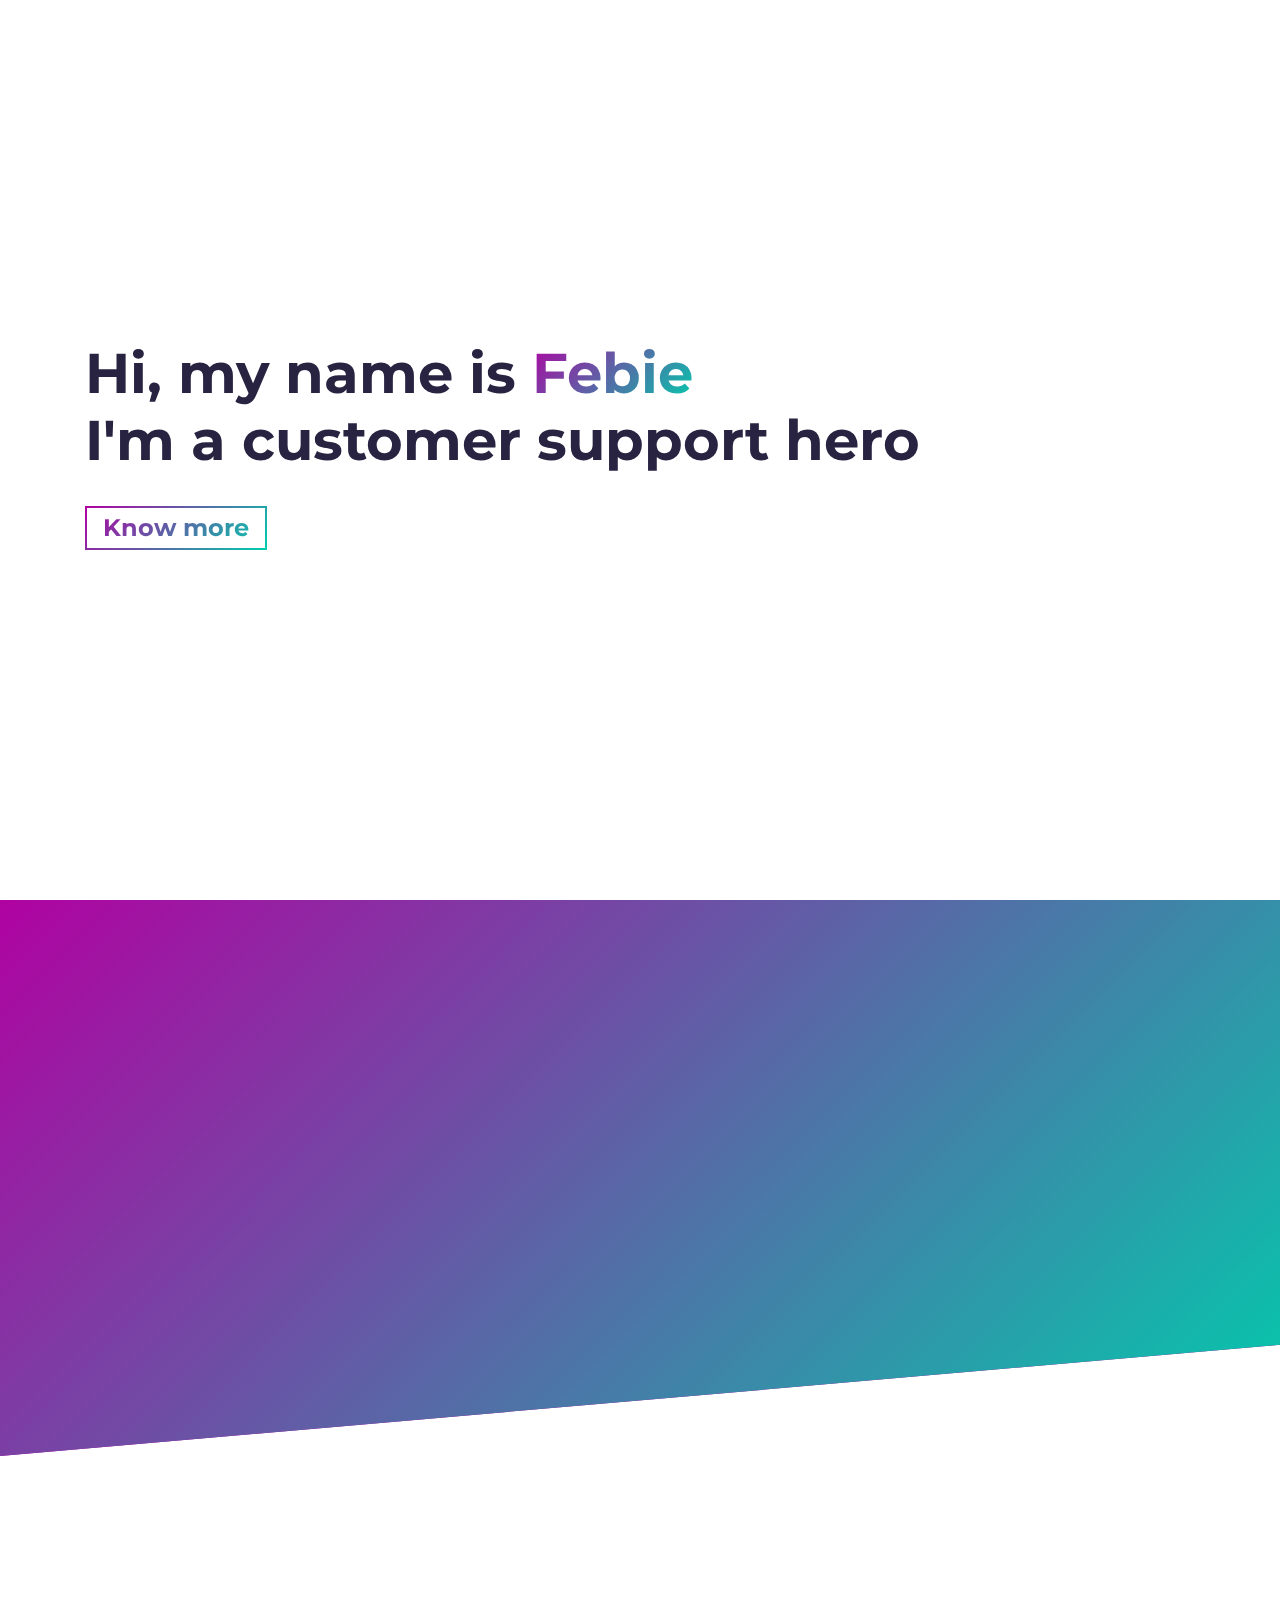
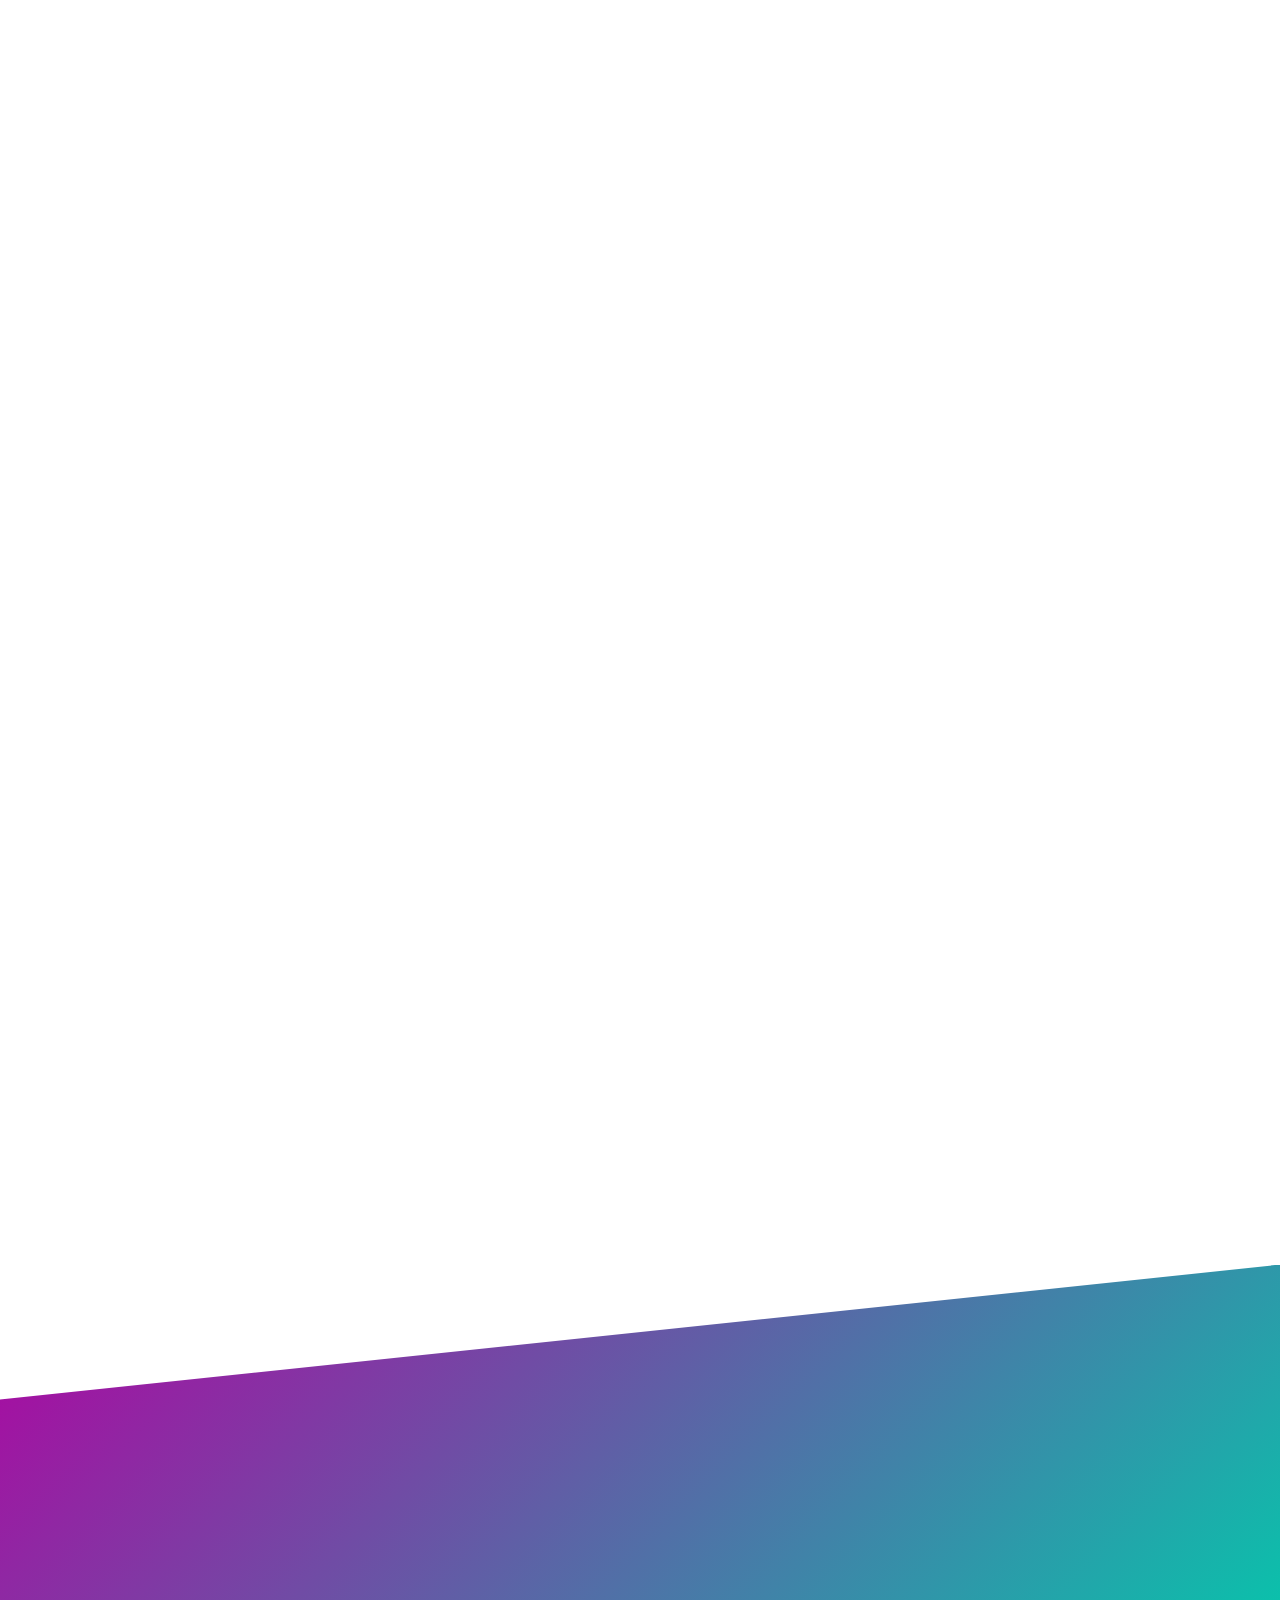
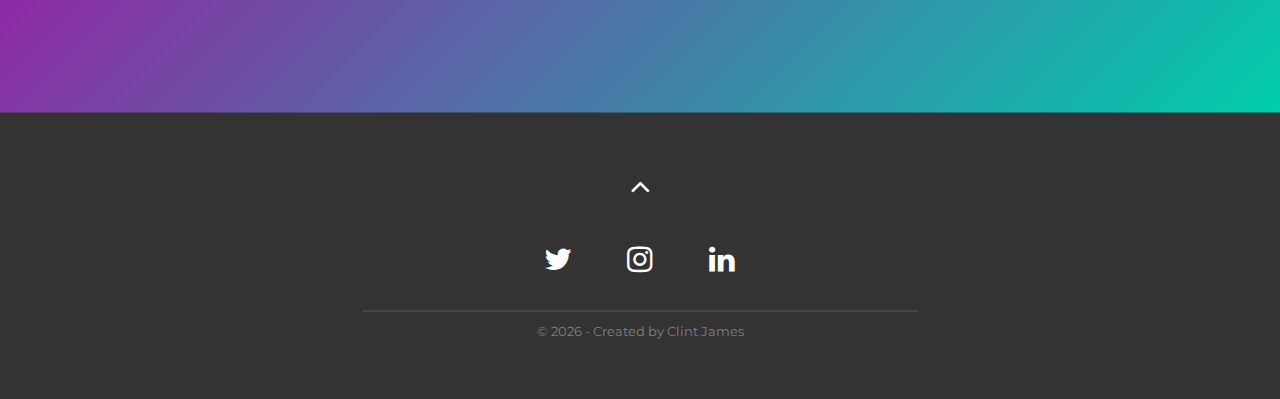
<file: index.html>
<!DOCTYPE html><html lang="en"><head><meta charSet="utf-8"/><meta http-equiv="x-ua-compatible" content="ie=edge"/><meta name="viewport" content="width=device-width, initial-scale=1, shrink-to-fit=no"/><style data-href="/styles.ecfd3649c652aec25526.css">@import url(https://fonts.googleapis.com/css?family=Montserrat:400,700&display=swap);
/*!
 * Bootstrap v4.5.2 (https://getbootstrap.com/)
 * Copyright 2011-2020 The Bootstrap Authors
 * Copyright 2011-2020 Twitter, Inc.
 * Licensed under MIT (https://github.com/twbs/bootstrap/blob/main/LICENSE)
 */:root{--blue:#007bff;--indigo:#6610f2;--purple:#6f42c1;--pink:#e83e8c;--red:#dc3545;--orange:#fd7e14;--yellow:#ffc107;--green:#28a745;--teal:#20c997;--cyan:#17a2b8;--white:#fff;--gray:#6c757d;--gray-dark:#343a40;--primary:#007bff;--secondary:#6c757d;--success:#28a745;--info:#17a2b8;--warning:#ffc107;--danger:#dc3545;--light:#f8f9fa;--dark:#343a40;--breakpoint-xs:0;--breakpoint-sm:576px;--breakpoint-md:768px;--breakpoint-lg:992px;--breakpoint-xl:1200px;--font-family-sans-serif:-apple-system,BlinkMacSystemFont,"Segoe UI",Roboto,"Helvetica Neue",Arial,"Noto Sans",sans-serif,"Apple Color Emoji","Segoe UI Emoji","Segoe UI Symbol","Noto Color Emoji";--font-family-monospace:SFMono-Regular,Menlo,Monaco,Consolas,"Liberation Mono","Courier New",monospace}*,:after,:before{box-sizing:border-box}html{font-family:sans-serif;line-height:1.15;-webkit-text-size-adjust:100%;-webkit-tap-highlight-color:transparent}article,aside,figcaption,figure,footer,header,hgroup,main,nav,section{display:block}body{margin:0;font-family:-apple-system,BlinkMacSystemFont,Segoe UI,Roboto,Helvetica Neue,Arial,Noto Sans,sans-serif,Apple Color Emoji,Segoe UI Emoji,Segoe UI Symbol,Noto Color Emoji;font-size:1rem;font-weight:400;line-height:1.5;color:#212529;text-align:left;background-color:#fff}[tabindex="-1"]:focus:not(:focus-visible){outline:0!important}hr{box-sizing:content-box;height:0;overflow:visible}h1,h2,h3,h4,h5,h6{margin-top:0;margin-bottom:.5rem}p{margin-top:0;margin-bottom:1rem}abbr[data-original-title],abbr[title]{text-decoration:underline;-webkit-text-decoration:underline dotted;text-decoration:underline dotted;cursor:help;border-bottom:0;-webkit-text-decoration-skip-ink:none;text-decoration-skip-ink:none}address{font-style:normal;line-height:inherit}address,dl,ol,ul{margin-bottom:1rem}dl,ol,ul{margin-top:0}ol ol,ol ul,ul ol,ul ul{margin-bottom:0}dt{font-weight:700}dd{margin-bottom:.5rem;margin-left:0}blockquote{margin:0 0 1rem}b,strong{font-weight:bolder}small{font-size:80%}sub,sup{position:relative;font-size:75%;line-height:0;vertical-align:baseline}sub{bottom:-.25em}sup{top:-.5em}a{color:#007bff;text-decoration:none;background-color:transparent}a:hover{color:#0056b3;text-decoration:underline}a:not([href]):not([class]),a:not([href]):not([class]):hover{color:inherit;text-decoration:none}code,kbd,pre,samp{font-family:SFMono-Regular,Menlo,Monaco,Consolas,Liberation Mono,Courier New,monospace;font-size:1em}pre{margin-top:0;margin-bottom:1rem;overflow:auto;-ms-overflow-style:scrollbar}figure{margin:0 0 1rem}img{border-style:none}img,svg{vertical-align:middle}svg{overflow:hidden}table{border-collapse:collapse}caption{padding-top:.75rem;padding-bottom:.75rem;color:#6c757d;text-align:left;caption-side:bottom}th{text-align:inherit}label{display:inline-block;margin-bottom:.5rem}button{border-radius:0}button:focus{outline:1px dotted;outline:5px auto -webkit-focus-ring-color}button,input,optgroup,select,textarea{margin:0;font-family:inherit;font-size:inherit;line-height:inherit}button,input{overflow:visible}button,select{text-transform:none}[role=button]{cursor:pointer}select{word-wrap:normal}[type=button],[type=reset],[type=submit],button{-webkit-appearance:button}[type=button]:not(:disabled),[type=reset]:not(:disabled),[type=submit]:not(:disabled),button:not(:disabled){cursor:pointer}[type=button]::-moz-focus-inner,[type=reset]::-moz-focus-inner,[type=submit]::-moz-focus-inner,button::-moz-focus-inner{padding:0;border-style:none}input[type=checkbox],input[type=radio]{box-sizing:border-box;padding:0}textarea{overflow:auto;resize:vertical}fieldset{min-width:0;padding:0;margin:0;border:0}legend{display:block;width:100%;max-width:100%;padding:0;margin-bottom:.5rem;font-size:1.5rem;line-height:inherit;color:inherit;white-space:normal}progress{vertical-align:baseline}[type=number]::-webkit-inner-spin-button,[type=number]::-webkit-outer-spin-button{height:auto}[type=search]{outline-offset:-2px;-webkit-appearance:none}[type=search]::-webkit-search-decoration{-webkit-appearance:none}::-webkit-file-upload-button{font:inherit;-webkit-appearance:button}output{display:inline-block}summary{display:list-item;cursor:pointer}template{display:none}[hidden]{display:none!important}.h1,.h2,.h3,.h4,.h5,.h6,h1,h2,h3,h4,h5,h6{margin-bottom:.5rem;font-weight:500;line-height:1.2}.h1,h1{font-size:2.5rem}.h2,h2{font-size:2rem}.h3,h3{font-size:1.75rem}.h4,h4{font-size:1.5rem}.h5,h5{font-size:1.25rem}.h6,h6{font-size:1rem}.lead{font-size:1.25rem;font-weight:300}.display-1{font-size:6rem}.display-1,.display-2{font-weight:300;line-height:1.2}.display-2{font-size:5.5rem}.display-3{font-size:4.5rem}.display-3,.display-4{font-weight:300;line-height:1.2}.display-4{font-size:3.5rem}hr{margin-top:1rem;margin-bottom:1rem;border:0;border-top:1px solid rgba(0,0,0,.1)}.small,small{font-size:80%;font-weight:400}.mark,mark{padding:.2em;background-color:#fcf8e3}.list-inline,.list-unstyled{padding-left:0;list-style:none}.list-inline-item{display:inline-block}.list-inline-item:not(:last-child){margin-right:.5rem}.initialism{font-size:90%;text-transform:uppercase}.blockquote{margin-bottom:1rem;font-size:1.25rem}.blockquote-footer{display:block;font-size:80%;color:#6c757d}.blockquote-footer:before{content:"\2014\A0"}.img-fluid,.img-thumbnail{max-width:100%;height:auto}.img-thumbnail{padding:.25rem;background-color:#fff;border:1px solid #dee2e6;border-radius:.25rem}.figure{display:inline-block}.figure-img{margin-bottom:.5rem;line-height:1}.figure-caption{font-size:90%;color:#6c757d}code{font-size:87.5%;color:#e83e8c;word-wrap:break-word}a>code{color:inherit}kbd{padding:.2rem .4rem;font-size:87.5%;color:#fff;background-color:#212529;border-radius:.2rem}kbd kbd{padding:0;font-size:100%;font-weight:700}pre{display:block;font-size:87.5%;color:#212529}pre code{font-size:inherit;color:inherit;word-break:normal}.pre-scrollable{max-height:340px;overflow-y:scroll}.container,.container-fluid,.container-lg,.container-md,.container-sm,.container-xl{width:100%;padding-right:15px;padding-left:15px;margin-right:auto;margin-left:auto}@media (min-width:576px){.container,.container-sm{max-width:540px}}@media (min-width:768px){.container,.container-md,.container-sm{max-width:720px}}@media (min-width:992px){.container,.container-lg,.container-md,.container-sm{max-width:960px}}@media (min-width:1200px){.container,.container-lg,.container-md,.container-sm,.container-xl{max-width:1140px}}.row{display:flex;flex-wrap:wrap;margin-right:-15px;margin-left:-15px}.no-gutters{margin-right:0;margin-left:0}.no-gutters>.col,.no-gutters>[class*=col-]{padding-right:0;padding-left:0}.col,.col-1,.col-2,.col-3,.col-4,.col-5,.col-6,.col-7,.col-8,.col-9,.col-10,.col-11,.col-12,.col-auto,.col-lg,.col-lg-1,.col-lg-2,.col-lg-3,.col-lg-4,.col-lg-5,.col-lg-6,.col-lg-7,.col-lg-8,.col-lg-9,.col-lg-10,.col-lg-11,.col-lg-12,.col-lg-auto,.col-md,.col-md-1,.col-md-2,.col-md-3,.col-md-4,.col-md-5,.col-md-6,.col-md-7,.col-md-8,.col-md-9,.col-md-10,.col-md-11,.col-md-12,.col-md-auto,.col-sm,.col-sm-1,.col-sm-2,.col-sm-3,.col-sm-4,.col-sm-5,.col-sm-6,.col-sm-7,.col-sm-8,.col-sm-9,.col-sm-10,.col-sm-11,.col-sm-12,.col-sm-auto,.col-xl,.col-xl-1,.col-xl-2,.col-xl-3,.col-xl-4,.col-xl-5,.col-xl-6,.col-xl-7,.col-xl-8,.col-xl-9,.col-xl-10,.col-xl-11,.col-xl-12,.col-xl-auto{position:relative;width:100%;padding-right:15px;padding-left:15px}.col{flex-basis:0;flex-grow:1;max-width:100%}.row-cols-1>*{flex:0 0 100%;max-width:100%}.row-cols-2>*{flex:0 0 50%;max-width:50%}.row-cols-3>*{flex:0 0 33.333333%;max-width:33.333333%}.row-cols-4>*{flex:0 0 25%;max-width:25%}.row-cols-5>*{flex:0 0 20%;max-width:20%}.row-cols-6>*{flex:0 0 16.666667%;max-width:16.666667%}.col-auto{flex:0 0 auto;width:auto;max-width:100%}.col-1{flex:0 0 8.333333%;max-width:8.333333%}.col-2{flex:0 0 16.666667%;max-width:16.666667%}.col-3{flex:0 0 25%;max-width:25%}.col-4{flex:0 0 33.333333%;max-width:33.333333%}.col-5{flex:0 0 41.666667%;max-width:41.666667%}.col-6{flex:0 0 50%;max-width:50%}.col-7{flex:0 0 58.333333%;max-width:58.333333%}.col-8{flex:0 0 66.666667%;max-width:66.666667%}.col-9{flex:0 0 75%;max-width:75%}.col-10{flex:0 0 83.333333%;max-width:83.333333%}.col-11{flex:0 0 91.666667%;max-width:91.666667%}.col-12{flex:0 0 100%;max-width:100%}.order-first{order:-1}.order-last{order:13}.order-0{order:0}.order-1{order:1}.order-2{order:2}.order-3{order:3}.order-4{order:4}.order-5{order:5}.order-6{order:6}.order-7{order:7}.order-8{order:8}.order-9{order:9}.order-10{order:10}.order-11{order:11}.order-12{order:12}.offset-1{margin-left:8.333333%}.offset-2{margin-left:16.666667%}.offset-3{margin-left:25%}.offset-4{margin-left:33.333333%}.offset-5{margin-left:41.666667%}.offset-6{margin-left:50%}.offset-7{margin-left:58.333333%}.offset-8{margin-left:66.666667%}.offset-9{margin-left:75%}.offset-10{margin-left:83.333333%}.offset-11{margin-left:91.666667%}@media (min-width:576px){.col-sm{flex-basis:0;flex-grow:1;max-width:100%}.row-cols-sm-1>*{flex:0 0 100%;max-width:100%}.row-cols-sm-2>*{flex:0 0 50%;max-width:50%}.row-cols-sm-3>*{flex:0 0 33.333333%;max-width:33.333333%}.row-cols-sm-4>*{flex:0 0 25%;max-width:25%}.row-cols-sm-5>*{flex:0 0 20%;max-width:20%}.row-cols-sm-6>*{flex:0 0 16.666667%;max-width:16.666667%}.col-sm-auto{flex:0 0 auto;width:auto;max-width:100%}.col-sm-1{flex:0 0 8.333333%;max-width:8.333333%}.col-sm-2{flex:0 0 16.666667%;max-width:16.666667%}.col-sm-3{flex:0 0 25%;max-width:25%}.col-sm-4{flex:0 0 33.333333%;max-width:33.333333%}.col-sm-5{flex:0 0 41.666667%;max-width:41.666667%}.col-sm-6{flex:0 0 50%;max-width:50%}.col-sm-7{flex:0 0 58.333333%;max-width:58.333333%}.col-sm-8{flex:0 0 66.666667%;max-width:66.666667%}.col-sm-9{flex:0 0 75%;max-width:75%}.col-sm-10{flex:0 0 83.333333%;max-width:83.333333%}.col-sm-11{flex:0 0 91.666667%;max-width:91.666667%}.col-sm-12{flex:0 0 100%;max-width:100%}.order-sm-first{order:-1}.order-sm-last{order:13}.order-sm-0{order:0}.order-sm-1{order:1}.order-sm-2{order:2}.order-sm-3{order:3}.order-sm-4{order:4}.order-sm-5{order:5}.order-sm-6{order:6}.order-sm-7{order:7}.order-sm-8{order:8}.order-sm-9{order:9}.order-sm-10{order:10}.order-sm-11{order:11}.order-sm-12{order:12}.offset-sm-0{margin-left:0}.offset-sm-1{margin-left:8.333333%}.offset-sm-2{margin-left:16.666667%}.offset-sm-3{margin-left:25%}.offset-sm-4{margin-left:33.333333%}.offset-sm-5{margin-left:41.666667%}.offset-sm-6{margin-left:50%}.offset-sm-7{margin-left:58.333333%}.offset-sm-8{margin-left:66.666667%}.offset-sm-9{margin-left:75%}.offset-sm-10{margin-left:83.333333%}.offset-sm-11{margin-left:91.666667%}}@media (min-width:768px){.col-md{flex-basis:0;flex-grow:1;max-width:100%}.row-cols-md-1>*{flex:0 0 100%;max-width:100%}.row-cols-md-2>*{flex:0 0 50%;max-width:50%}.row-cols-md-3>*{flex:0 0 33.333333%;max-width:33.333333%}.row-cols-md-4>*{flex:0 0 25%;max-width:25%}.row-cols-md-5>*{flex:0 0 20%;max-width:20%}.row-cols-md-6>*{flex:0 0 16.666667%;max-width:16.666667%}.col-md-auto{flex:0 0 auto;width:auto;max-width:100%}.col-md-1{flex:0 0 8.333333%;max-width:8.333333%}.col-md-2{flex:0 0 16.666667%;max-width:16.666667%}.col-md-3{flex:0 0 25%;max-width:25%}.col-md-4{flex:0 0 33.333333%;max-width:33.333333%}.col-md-5{flex:0 0 41.666667%;max-width:41.666667%}.col-md-6{flex:0 0 50%;max-width:50%}.col-md-7{flex:0 0 58.333333%;max-width:58.333333%}.col-md-8{flex:0 0 66.666667%;max-width:66.666667%}.col-md-9{flex:0 0 75%;max-width:75%}.col-md-10{flex:0 0 83.333333%;max-width:83.333333%}.col-md-11{flex:0 0 91.666667%;max-width:91.666667%}.col-md-12{flex:0 0 100%;max-width:100%}.order-md-first{order:-1}.order-md-last{order:13}.order-md-0{order:0}.order-md-1{order:1}.order-md-2{order:2}.order-md-3{order:3}.order-md-4{order:4}.order-md-5{order:5}.order-md-6{order:6}.order-md-7{order:7}.order-md-8{order:8}.order-md-9{order:9}.order-md-10{order:10}.order-md-11{order:11}.order-md-12{order:12}.offset-md-0{margin-left:0}.offset-md-1{margin-left:8.333333%}.offset-md-2{margin-left:16.666667%}.offset-md-3{margin-left:25%}.offset-md-4{margin-left:33.333333%}.offset-md-5{margin-left:41.666667%}.offset-md-6{margin-left:50%}.offset-md-7{margin-left:58.333333%}.offset-md-8{margin-left:66.666667%}.offset-md-9{margin-left:75%}.offset-md-10{margin-left:83.333333%}.offset-md-11{margin-left:91.666667%}}@media (min-width:992px){.col-lg{flex-basis:0;flex-grow:1;max-width:100%}.row-cols-lg-1>*{flex:0 0 100%;max-width:100%}.row-cols-lg-2>*{flex:0 0 50%;max-width:50%}.row-cols-lg-3>*{flex:0 0 33.333333%;max-width:33.333333%}.row-cols-lg-4>*{flex:0 0 25%;max-width:25%}.row-cols-lg-5>*{flex:0 0 20%;max-width:20%}.row-cols-lg-6>*{flex:0 0 16.666667%;max-width:16.666667%}.col-lg-auto{flex:0 0 auto;width:auto;max-width:100%}.col-lg-1{flex:0 0 8.333333%;max-width:8.333333%}.col-lg-2{flex:0 0 16.666667%;max-width:16.666667%}.col-lg-3{flex:0 0 25%;max-width:25%}.col-lg-4{flex:0 0 33.333333%;max-width:33.333333%}.col-lg-5{flex:0 0 41.666667%;max-width:41.666667%}.col-lg-6{flex:0 0 50%;max-width:50%}.col-lg-7{flex:0 0 58.333333%;max-width:58.333333%}.col-lg-8{flex:0 0 66.666667%;max-width:66.666667%}.col-lg-9{flex:0 0 75%;max-width:75%}.col-lg-10{flex:0 0 83.333333%;max-width:83.333333%}.col-lg-11{flex:0 0 91.666667%;max-width:91.666667%}.col-lg-12{flex:0 0 100%;max-width:100%}.order-lg-first{order:-1}.order-lg-last{order:13}.order-lg-0{order:0}.order-lg-1{order:1}.order-lg-2{order:2}.order-lg-3{order:3}.order-lg-4{order:4}.order-lg-5{order:5}.order-lg-6{order:6}.order-lg-7{order:7}.order-lg-8{order:8}.order-lg-9{order:9}.order-lg-10{order:10}.order-lg-11{order:11}.order-lg-12{order:12}.offset-lg-0{margin-left:0}.offset-lg-1{margin-left:8.333333%}.offset-lg-2{margin-left:16.666667%}.offset-lg-3{margin-left:25%}.offset-lg-4{margin-left:33.333333%}.offset-lg-5{margin-left:41.666667%}.offset-lg-6{margin-left:50%}.offset-lg-7{margin-left:58.333333%}.offset-lg-8{margin-left:66.666667%}.offset-lg-9{margin-left:75%}.offset-lg-10{margin-left:83.333333%}.offset-lg-11{margin-left:91.666667%}}@media (min-width:1200px){.col-xl{flex-basis:0;flex-grow:1;max-width:100%}.row-cols-xl-1>*{flex:0 0 100%;max-width:100%}.row-cols-xl-2>*{flex:0 0 50%;max-width:50%}.row-cols-xl-3>*{flex:0 0 33.333333%;max-width:33.333333%}.row-cols-xl-4>*{flex:0 0 25%;max-width:25%}.row-cols-xl-5>*{flex:0 0 20%;max-width:20%}.row-cols-xl-6>*{flex:0 0 16.666667%;max-width:16.666667%}.col-xl-auto{flex:0 0 auto;width:auto;max-width:100%}.col-xl-1{flex:0 0 8.333333%;max-width:8.333333%}.col-xl-2{flex:0 0 16.666667%;max-width:16.666667%}.col-xl-3{flex:0 0 25%;max-width:25%}.col-xl-4{flex:0 0 33.333333%;max-width:33.333333%}.col-xl-5{flex:0 0 41.666667%;max-width:41.666667%}.col-xl-6{flex:0 0 50%;max-width:50%}.col-xl-7{flex:0 0 58.333333%;max-width:58.333333%}.col-xl-8{flex:0 0 66.666667%;max-width:66.666667%}.col-xl-9{flex:0 0 75%;max-width:75%}.col-xl-10{flex:0 0 83.333333%;max-width:83.333333%}.col-xl-11{flex:0 0 91.666667%;max-width:91.666667%}.col-xl-12{flex:0 0 100%;max-width:100%}.order-xl-first{order:-1}.order-xl-last{order:13}.order-xl-0{order:0}.order-xl-1{order:1}.order-xl-2{order:2}.order-xl-3{order:3}.order-xl-4{order:4}.order-xl-5{order:5}.order-xl-6{order:6}.order-xl-7{order:7}.order-xl-8{order:8}.order-xl-9{order:9}.order-xl-10{order:10}.order-xl-11{order:11}.order-xl-12{order:12}.offset-xl-0{margin-left:0}.offset-xl-1{margin-left:8.333333%}.offset-xl-2{margin-left:16.666667%}.offset-xl-3{margin-left:25%}.offset-xl-4{margin-left:33.333333%}.offset-xl-5{margin-left:41.666667%}.offset-xl-6{margin-left:50%}.offset-xl-7{margin-left:58.333333%}.offset-xl-8{margin-left:66.666667%}.offset-xl-9{margin-left:75%}.offset-xl-10{margin-left:83.333333%}.offset-xl-11{margin-left:91.666667%}}.table{width:100%;margin-bottom:1rem;color:#212529}.table td,.table th{padding:.75rem;vertical-align:top;border-top:1px solid #dee2e6}.table thead th{vertical-align:bottom;border-bottom:2px solid #dee2e6}.table tbody+tbody{border-top:2px solid #dee2e6}.table-sm td,.table-sm th{padding:.3rem}.table-bordered,.table-bordered td,.table-bordered th{border:1px solid #dee2e6}.table-bordered thead td,.table-bordered thead th{border-bottom-width:2px}.table-borderless tbody+tbody,.table-borderless td,.table-borderless th,.table-borderless thead th{border:0}.table-striped tbody tr:nth-of-type(odd){background-color:rgba(0,0,0,.05)}.table-hover tbody tr:hover{color:#212529;background-color:rgba(0,0,0,.075)}.table-primary,.table-primary>td,.table-primary>th{background-color:#b8daff}.table-primary tbody+tbody,.table-primary td,.table-primary th,.table-primary thead th{border-color:#7abaff}.table-hover .table-primary:hover,.table-hover .table-primary:hover>td,.table-hover .table-primary:hover>th{background-color:#9fcdff}.table-secondary,.table-secondary>td,.table-secondary>th{background-color:#d6d8db}.table-secondary tbody+tbody,.table-secondary td,.table-secondary th,.table-secondary thead th{border-color:#b3b7bb}.table-hover .table-secondary:hover,.table-hover .table-secondary:hover>td,.table-hover .table-secondary:hover>th{background-color:#c8cbcf}.table-success,.table-success>td,.table-success>th{background-color:#c3e6cb}.table-success tbody+tbody,.table-success td,.table-success th,.table-success thead th{border-color:#8fd19e}.table-hover .table-success:hover,.table-hover .table-success:hover>td,.table-hover .table-success:hover>th{background-color:#b1dfbb}.table-info,.table-info>td,.table-info>th{background-color:#bee5eb}.table-info tbody+tbody,.table-info td,.table-info th,.table-info thead th{border-color:#86cfda}.table-hover .table-info:hover,.table-hover .table-info:hover>td,.table-hover .table-info:hover>th{background-color:#abdde5}.table-warning,.table-warning>td,.table-warning>th{background-color:#ffeeba}.table-warning tbody+tbody,.table-warning td,.table-warning th,.table-warning thead th{border-color:#ffdf7e}.table-hover .table-warning:hover,.table-hover .table-warning:hover>td,.table-hover .table-warning:hover>th{background-color:#ffe8a1}.table-danger,.table-danger>td,.table-danger>th{background-color:#f5c6cb}.table-danger tbody+tbody,.table-danger td,.table-danger th,.table-danger thead th{border-color:#ed969e}.table-hover .table-danger:hover,.table-hover .table-danger:hover>td,.table-hover .table-danger:hover>th{background-color:#f1b0b7}.table-light,.table-light>td,.table-light>th{background-color:#fdfdfe}.table-light tbody+tbody,.table-light td,.table-light th,.table-light thead th{border-color:#fbfcfc}.table-hover .table-light:hover,.table-hover .table-light:hover>td,.table-hover .table-light:hover>th{background-color:#ececf6}.table-dark,.table-dark>td,.table-dark>th{background-color:#c6c8ca}.table-dark tbody+tbody,.table-dark td,.table-dark th,.table-dark thead th{border-color:#95999c}.table-hover .table-dark:hover,.table-hover .table-dark:hover>td,.table-hover .table-dark:hover>th{background-color:#b9bbbe}.table-active,.table-active>td,.table-active>th,.table-hover .table-active:hover,.table-hover .table-active:hover>td,.table-hover .table-active:hover>th{background-color:rgba(0,0,0,.075)}.table .thead-dark th{color:#fff;background-color:#343a40;border-color:#454d55}.table .thead-light th{color:#495057;background-color:#e9ecef;border-color:#dee2e6}.table-dark{color:#fff;background-color:#343a40}.table-dark td,.table-dark th,.table-dark thead th{border-color:#454d55}.table-dark.table-bordered{border:0}.table-dark.table-striped tbody tr:nth-of-type(odd){background-color:hsla(0,0%,100%,.05)}.table-dark.table-hover tbody tr:hover{color:#fff;background-color:hsla(0,0%,100%,.075)}@media (max-width:575.98px){.table-responsive-sm{display:block;width:100%;overflow-x:auto;-webkit-overflow-scrolling:touch}.table-responsive-sm>.table-bordered{border:0}}@media (max-width:767.98px){.table-responsive-md{display:block;width:100%;overflow-x:auto;-webkit-overflow-scrolling:touch}.table-responsive-md>.table-bordered{border:0}}@media (max-width:991.98px){.table-responsive-lg{display:block;width:100%;overflow-x:auto;-webkit-overflow-scrolling:touch}.table-responsive-lg>.table-bordered{border:0}}@media (max-width:1199.98px){.table-responsive-xl{display:block;width:100%;overflow-x:auto;-webkit-overflow-scrolling:touch}.table-responsive-xl>.table-bordered{border:0}}.table-responsive{display:block;width:100%;overflow-x:auto;-webkit-overflow-scrolling:touch}.table-responsive>.table-bordered{border:0}.form-control{display:block;width:100%;height:calc(1.5em + .75rem + 2px);padding:.375rem .75rem;font-size:1rem;font-weight:400;line-height:1.5;color:#495057;background-color:#fff;background-clip:padding-box;border:1px solid #ced4da;border-radius:.25rem;transition:border-color .15s ease-in-out,box-shadow .15s ease-in-out}@media (prefers-reduced-motion:reduce){.form-control{transition:none}}.form-control::-ms-expand{background-color:transparent;border:0}.form-control:-moz-focusring{color:transparent;text-shadow:0 0 0 #495057}.form-control:focus{color:#495057;background-color:#fff;border-color:#80bdff;outline:0;box-shadow:0 0 0 .2rem rgba(0,123,255,.25)}.form-control::-webkit-input-placeholder{color:#6c757d;opacity:1}.form-control:-ms-input-placeholder{color:#6c757d;opacity:1}.form-control::-ms-input-placeholder{color:#6c757d;opacity:1}.form-control::placeholder{color:#6c757d;opacity:1}.form-control:disabled,.form-control[readonly]{background-color:#e9ecef;opacity:1}input[type=date].form-control,input[type=datetime-local].form-control,input[type=month].form-control,input[type=time].form-control{-webkit-appearance:none;-moz-appearance:none;appearance:none}select.form-control:focus::-ms-value{color:#495057;background-color:#fff}.form-control-file,.form-control-range{display:block;width:100%}.col-form-label{padding-top:calc(.375rem + 1px);padding-bottom:calc(.375rem + 1px);margin-bottom:0;font-size:inherit;line-height:1.5}.col-form-label-lg{padding-top:calc(.5rem + 1px);padding-bottom:calc(.5rem + 1px);font-size:1.25rem;line-height:1.5}.col-form-label-sm{padding-top:calc(.25rem + 1px);padding-bottom:calc(.25rem + 1px);font-size:.875rem;line-height:1.5}.form-control-plaintext{display:block;width:100%;padding:.375rem 0;margin-bottom:0;font-size:1rem;line-height:1.5;color:#212529;background-color:transparent;border:solid transparent;border-width:1px 0}.form-control-plaintext.form-control-lg,.form-control-plaintext.form-control-sm{padding-right:0;padding-left:0}.form-control-sm{height:calc(1.5em + .5rem + 2px);padding:.25rem .5rem;font-size:.875rem;line-height:1.5;border-radius:.2rem}.form-control-lg{height:calc(1.5em + 1rem + 2px);padding:.5rem 1rem;font-size:1.25rem;line-height:1.5;border-radius:.3rem}select.form-control[multiple],select.form-control[size],textarea.form-control{height:auto}.form-group{margin-bottom:1rem}.form-text{display:block;margin-top:.25rem}.form-row{display:flex;flex-wrap:wrap;margin-right:-5px;margin-left:-5px}.form-row>.col,.form-row>[class*=col-]{padding-right:5px;padding-left:5px}.form-check{position:relative;display:block;padding-left:1.25rem}.form-check-input{position:absolute;margin-top:.3rem;margin-left:-1.25rem}.form-check-input:disabled~.form-check-label,.form-check-input[disabled]~.form-check-label{color:#6c757d}.form-check-label{margin-bottom:0}.form-check-inline{display:inline-flex;align-items:center;padding-left:0;margin-right:.75rem}.form-check-inline .form-check-input{position:static;margin-top:0;margin-right:.3125rem;margin-left:0}.valid-feedback{display:none;width:100%;margin-top:.25rem;font-size:80%;color:#28a745}.valid-tooltip{position:absolute;top:100%;left:0;z-index:5;display:none;max-width:100%;padding:.25rem .5rem;margin-top:.1rem;font-size:.875rem;line-height:1.5;color:#fff;background-color:rgba(40,167,69,.9);border-radius:.25rem}.is-valid~.valid-feedback,.is-valid~.valid-tooltip,.was-validated :valid~.valid-feedback,.was-validated :valid~.valid-tooltip{display:block}.form-control.is-valid,.was-validated .form-control:valid{border-color:#28a745;padding-right:calc(1.5em + .75rem);background-image:url("data:image/svg+xml;charset=utf-8,%3Csvg xmlns='http://www.w3.org/2000/svg' width='8' height='8' viewBox='0 0 8 8'%3E%3Cpath fill='%2328a745' d='M2.3 6.73L.6 4.53c-.4-1.04.46-1.4 1.1-.8l1.1 1.4 3.4-3.8c.6-.63 1.6-.27 1.2.7l-4 4.6c-.43.5-.8.4-1.1.1z'/%3E%3C/svg%3E");background-repeat:no-repeat;background-position:right calc(.375em + .1875rem) center;background-size:calc(.75em + .375rem) calc(.75em + .375rem)}.form-control.is-valid:focus,.was-validated .form-control:valid:focus{border-color:#28a745;box-shadow:0 0 0 .2rem rgba(40,167,69,.25)}.was-validated textarea.form-control:valid,textarea.form-control.is-valid{padding-right:calc(1.5em + .75rem);background-position:top calc(.375em + .1875rem) right calc(.375em + .1875rem)}.custom-select.is-valid,.was-validated .custom-select:valid{border-color:#28a745;padding-right:calc(.75em + 2.3125rem);background:url("data:image/svg+xml;charset=utf-8,%3Csvg xmlns='http://www.w3.org/2000/svg' width='4' height='5' viewBox='0 0 4 5'%3E%3Cpath fill='%23343a40' d='M2 0L0 2h4zm0 5L0 3h4z'/%3E%3C/svg%3E") no-repeat right .75rem center/8px 10px,url("data:image/svg+xml;charset=utf-8,%3Csvg xmlns='http://www.w3.org/2000/svg' width='8' height='8' viewBox='0 0 8 8'%3E%3Cpath fill='%2328a745' d='M2.3 6.73L.6 4.53c-.4-1.04.46-1.4 1.1-.8l1.1 1.4 3.4-3.8c.6-.63 1.6-.27 1.2.7l-4 4.6c-.43.5-.8.4-1.1.1z'/%3E%3C/svg%3E") #fff no-repeat center right 1.75rem/calc(.75em + .375rem) calc(.75em + .375rem)}.custom-select.is-valid:focus,.was-validated .custom-select:valid:focus{border-color:#28a745;box-shadow:0 0 0 .2rem rgba(40,167,69,.25)}.form-check-input.is-valid~.form-check-label,.was-validated .form-check-input:valid~.form-check-label{color:#28a745}.form-check-input.is-valid~.valid-feedback,.form-check-input.is-valid~.valid-tooltip,.was-validated .form-check-input:valid~.valid-feedback,.was-validated .form-check-input:valid~.valid-tooltip{display:block}.custom-control-input.is-valid~.custom-control-label,.was-validated .custom-control-input:valid~.custom-control-label{color:#28a745}.custom-control-input.is-valid~.custom-control-label:before,.was-validated .custom-control-input:valid~.custom-control-label:before{border-color:#28a745}.custom-control-input.is-valid:checked~.custom-control-label:before,.was-validated .custom-control-input:valid:checked~.custom-control-label:before{border-color:#34ce57;background-color:#34ce57}.custom-control-input.is-valid:focus~.custom-control-label:before,.was-validated .custom-control-input:valid:focus~.custom-control-label:before{box-shadow:0 0 0 .2rem rgba(40,167,69,.25)}.custom-control-input.is-valid:focus:not(:checked)~.custom-control-label:before,.custom-file-input.is-valid~.custom-file-label,.was-validated .custom-control-input:valid:focus:not(:checked)~.custom-control-label:before,.was-validated .custom-file-input:valid~.custom-file-label{border-color:#28a745}.custom-file-input.is-valid:focus~.custom-file-label,.was-validated .custom-file-input:valid:focus~.custom-file-label{border-color:#28a745;box-shadow:0 0 0 .2rem rgba(40,167,69,.25)}.invalid-feedback{display:none;width:100%;margin-top:.25rem;font-size:80%;color:#dc3545}.invalid-tooltip{position:absolute;top:100%;left:0;z-index:5;display:none;max-width:100%;padding:.25rem .5rem;margin-top:.1rem;font-size:.875rem;line-height:1.5;color:#fff;background-color:rgba(220,53,69,.9);border-radius:.25rem}.is-invalid~.invalid-feedback,.is-invalid~.invalid-tooltip,.was-validated :invalid~.invalid-feedback,.was-validated :invalid~.invalid-tooltip{display:block}.form-control.is-invalid,.was-validated .form-control:invalid{border-color:#dc3545;padding-right:calc(1.5em + .75rem);background-image:url("data:image/svg+xml;charset=utf-8,%3Csvg xmlns='http://www.w3.org/2000/svg' width='12' height='12' fill='none' stroke='%23dc3545' viewBox='0 0 12 12'%3E%3Ccircle cx='6' cy='6' r='4.5'/%3E%3Cpath stroke-linejoin='round' d='M5.8 3.6h.4L6 6.5z'/%3E%3Ccircle cx='6' cy='8.2' r='.6' fill='%23dc3545' stroke='none'/%3E%3C/svg%3E");background-repeat:no-repeat;background-position:right calc(.375em + .1875rem) center;background-size:calc(.75em + .375rem) calc(.75em + .375rem)}.form-control.is-invalid:focus,.was-validated .form-control:invalid:focus{border-color:#dc3545;box-shadow:0 0 0 .2rem rgba(220,53,69,.25)}.was-validated textarea.form-control:invalid,textarea.form-control.is-invalid{padding-right:calc(1.5em + .75rem);background-position:top calc(.375em + .1875rem) right calc(.375em + .1875rem)}.custom-select.is-invalid,.was-validated .custom-select:invalid{border-color:#dc3545;padding-right:calc(.75em + 2.3125rem);background:url("data:image/svg+xml;charset=utf-8,%3Csvg xmlns='http://www.w3.org/2000/svg' width='4' height='5' viewBox='0 0 4 5'%3E%3Cpath fill='%23343a40' d='M2 0L0 2h4zm0 5L0 3h4z'/%3E%3C/svg%3E") no-repeat right .75rem center/8px 10px,url("data:image/svg+xml;charset=utf-8,%3Csvg xmlns='http://www.w3.org/2000/svg' width='12' height='12' fill='none' stroke='%23dc3545' viewBox='0 0 12 12'%3E%3Ccircle cx='6' cy='6' r='4.5'/%3E%3Cpath stroke-linejoin='round' d='M5.8 3.6h.4L6 6.5z'/%3E%3Ccircle cx='6' cy='8.2' r='.6' fill='%23dc3545' stroke='none'/%3E%3C/svg%3E") #fff no-repeat center right 1.75rem/calc(.75em + .375rem) calc(.75em + .375rem)}.custom-select.is-invalid:focus,.was-validated .custom-select:invalid:focus{border-color:#dc3545;box-shadow:0 0 0 .2rem rgba(220,53,69,.25)}.form-check-input.is-invalid~.form-check-label,.was-validated .form-check-input:invalid~.form-check-label{color:#dc3545}.form-check-input.is-invalid~.invalid-feedback,.form-check-input.is-invalid~.invalid-tooltip,.was-validated .form-check-input:invalid~.invalid-feedback,.was-validated .form-check-input:invalid~.invalid-tooltip{display:block}.custom-control-input.is-invalid~.custom-control-label,.was-validated .custom-control-input:invalid~.custom-control-label{color:#dc3545}.custom-control-input.is-invalid~.custom-control-label:before,.was-validated .custom-control-input:invalid~.custom-control-label:before{border-color:#dc3545}.custom-control-input.is-invalid:checked~.custom-control-label:before,.was-validated .custom-control-input:invalid:checked~.custom-control-label:before{border-color:#e4606d;background-color:#e4606d}.custom-control-input.is-invalid:focus~.custom-control-label:before,.was-validated .custom-control-input:invalid:focus~.custom-control-label:before{box-shadow:0 0 0 .2rem rgba(220,53,69,.25)}.custom-control-input.is-invalid:focus:not(:checked)~.custom-control-label:before,.custom-file-input.is-invalid~.custom-file-label,.was-validated .custom-control-input:invalid:focus:not(:checked)~.custom-control-label:before,.was-validated .custom-file-input:invalid~.custom-file-label{border-color:#dc3545}.custom-file-input.is-invalid:focus~.custom-file-label,.was-validated .custom-file-input:invalid:focus~.custom-file-label{border-color:#dc3545;box-shadow:0 0 0 .2rem rgba(220,53,69,.25)}.form-inline{display:flex;flex-flow:row wrap;align-items:center}.form-inline .form-check{width:100%}@media (min-width:576px){.form-inline label{justify-content:center}.form-inline .form-group,.form-inline label{display:flex;align-items:center;margin-bottom:0}.form-inline .form-group{flex:0 0 auto;flex-flow:row wrap}.form-inline .form-control{display:inline-block;width:auto;vertical-align:middle}.form-inline .form-control-plaintext{display:inline-block}.form-inline .custom-select,.form-inline .input-group{width:auto}.form-inline .form-check{display:flex;align-items:center;justify-content:center;width:auto;padding-left:0}.form-inline .form-check-input{position:relative;flex-shrink:0;margin-top:0;margin-right:.25rem;margin-left:0}.form-inline .custom-control{align-items:center;justify-content:center}.form-inline .custom-control-label{margin-bottom:0}}.btn{display:inline-block;font-weight:400;color:#212529;text-align:center;vertical-align:middle;-webkit-user-select:none;-ms-user-select:none;user-select:none;background-color:transparent;border:1px solid transparent;padding:.375rem .75rem;font-size:1rem;line-height:1.5;border-radius:.25rem;transition:color .15s ease-in-out,background-color .15s ease-in-out,border-color .15s ease-in-out,box-shadow .15s ease-in-out}@media (prefers-reduced-motion:reduce){.btn{transition:none}}.btn:hover{color:#212529;text-decoration:none}.btn.focus,.btn:focus{outline:0;box-shadow:0 0 0 .2rem rgba(0,123,255,.25)}.btn.disabled,.btn:disabled{opacity:.65}.btn:not(:disabled):not(.disabled){cursor:pointer}a.btn.disabled,fieldset:disabled a.btn{pointer-events:none}.btn-primary{color:#fff;background-color:#007bff;border-color:#007bff}.btn-primary.focus,.btn-primary:focus,.btn-primary:hover{color:#fff;background-color:#0069d9;border-color:#0062cc}.btn-primary.focus,.btn-primary:focus{box-shadow:0 0 0 .2rem rgba(38,143,255,.5)}.btn-primary.disabled,.btn-primary:disabled{color:#fff;background-color:#007bff;border-color:#007bff}.btn-primary:not(:disabled):not(.disabled).active,.btn-primary:not(:disabled):not(.disabled):active,.show>.btn-primary.dropdown-toggle{color:#fff;background-color:#0062cc;border-color:#005cbf}.btn-primary:not(:disabled):not(.disabled).active:focus,.btn-primary:not(:disabled):not(.disabled):active:focus,.show>.btn-primary.dropdown-toggle:focus{box-shadow:0 0 0 .2rem rgba(38,143,255,.5)}.btn-secondary{color:#fff;background-color:#6c757d;border-color:#6c757d}.btn-secondary.focus,.btn-secondary:focus,.btn-secondary:hover{color:#fff;background-color:#5a6268;border-color:#545b62}.btn-secondary.focus,.btn-secondary:focus{box-shadow:0 0 0 .2rem rgba(130,138,145,.5)}.btn-secondary.disabled,.btn-secondary:disabled{color:#fff;background-color:#6c757d;border-color:#6c757d}.btn-secondary:not(:disabled):not(.disabled).active,.btn-secondary:not(:disabled):not(.disabled):active,.show>.btn-secondary.dropdown-toggle{color:#fff;background-color:#545b62;border-color:#4e555b}.btn-secondary:not(:disabled):not(.disabled).active:focus,.btn-secondary:not(:disabled):not(.disabled):active:focus,.show>.btn-secondary.dropdown-toggle:focus{box-shadow:0 0 0 .2rem rgba(130,138,145,.5)}.btn-success{color:#fff;background-color:#28a745;border-color:#28a745}.btn-success.focus,.btn-success:focus,.btn-success:hover{color:#fff;background-color:#218838;border-color:#1e7e34}.btn-success.focus,.btn-success:focus{box-shadow:0 0 0 .2rem rgba(72,180,97,.5)}.btn-success.disabled,.btn-success:disabled{color:#fff;background-color:#28a745;border-color:#28a745}.btn-success:not(:disabled):not(.disabled).active,.btn-success:not(:disabled):not(.disabled):active,.show>.btn-success.dropdown-toggle{color:#fff;background-color:#1e7e34;border-color:#1c7430}.btn-success:not(:disabled):not(.disabled).active:focus,.btn-success:not(:disabled):not(.disabled):active:focus,.show>.btn-success.dropdown-toggle:focus{box-shadow:0 0 0 .2rem rgba(72,180,97,.5)}.btn-info{color:#fff;background-color:#17a2b8;border-color:#17a2b8}.btn-info.focus,.btn-info:focus,.btn-info:hover{color:#fff;background-color:#138496;border-color:#117a8b}.btn-info.focus,.btn-info:focus{box-shadow:0 0 0 .2rem rgba(58,176,195,.5)}.btn-info.disabled,.btn-info:disabled{color:#fff;background-color:#17a2b8;border-color:#17a2b8}.btn-info:not(:disabled):not(.disabled).active,.btn-info:not(:disabled):not(.disabled):active,.show>.btn-info.dropdown-toggle{color:#fff;background-color:#117a8b;border-color:#10707f}.btn-info:not(:disabled):not(.disabled).active:focus,.btn-info:not(:disabled):not(.disabled):active:focus,.show>.btn-info.dropdown-toggle:focus{box-shadow:0 0 0 .2rem rgba(58,176,195,.5)}.btn-warning{color:#212529;background-color:#ffc107;border-color:#ffc107}.btn-warning.focus,.btn-warning:focus,.btn-warning:hover{color:#212529;background-color:#e0a800;border-color:#d39e00}.btn-warning.focus,.btn-warning:focus{box-shadow:0 0 0 .2rem rgba(222,170,12,.5)}.btn-warning.disabled,.btn-warning:disabled{color:#212529;background-color:#ffc107;border-color:#ffc107}.btn-warning:not(:disabled):not(.disabled).active,.btn-warning:not(:disabled):not(.disabled):active,.show>.btn-warning.dropdown-toggle{color:#212529;background-color:#d39e00;border-color:#c69500}.btn-warning:not(:disabled):not(.disabled).active:focus,.btn-warning:not(:disabled):not(.disabled):active:focus,.show>.btn-warning.dropdown-toggle:focus{box-shadow:0 0 0 .2rem rgba(222,170,12,.5)}.btn-danger{color:#fff;background-color:#dc3545;border-color:#dc3545}.btn-danger.focus,.btn-danger:focus,.btn-danger:hover{color:#fff;background-color:#c82333;border-color:#bd2130}.btn-danger.focus,.btn-danger:focus{box-shadow:0 0 0 .2rem rgba(225,83,97,.5)}.btn-danger.disabled,.btn-danger:disabled{color:#fff;background-color:#dc3545;border-color:#dc3545}.btn-danger:not(:disabled):not(.disabled).active,.btn-danger:not(:disabled):not(.disabled):active,.show>.btn-danger.dropdown-toggle{color:#fff;background-color:#bd2130;border-color:#b21f2d}.btn-danger:not(:disabled):not(.disabled).active:focus,.btn-danger:not(:disabled):not(.disabled):active:focus,.show>.btn-danger.dropdown-toggle:focus{box-shadow:0 0 0 .2rem rgba(225,83,97,.5)}.btn-light{color:#212529;background-color:#f8f9fa;border-color:#f8f9fa}.btn-light.focus,.btn-light:focus,.btn-light:hover{color:#212529;background-color:#e2e6ea;border-color:#dae0e5}.btn-light.focus,.btn-light:focus{box-shadow:0 0 0 .2rem rgba(216,217,219,.5)}.btn-light.disabled,.btn-light:disabled{color:#212529;background-color:#f8f9fa;border-color:#f8f9fa}.btn-light:not(:disabled):not(.disabled).active,.btn-light:not(:disabled):not(.disabled):active,.show>.btn-light.dropdown-toggle{color:#212529;background-color:#dae0e5;border-color:#d3d9df}.btn-light:not(:disabled):not(.disabled).active:focus,.btn-light:not(:disabled):not(.disabled):active:focus,.show>.btn-light.dropdown-toggle:focus{box-shadow:0 0 0 .2rem rgba(216,217,219,.5)}.btn-dark{color:#fff;background-color:#343a40;border-color:#343a40}.btn-dark.focus,.btn-dark:focus,.btn-dark:hover{color:#fff;background-color:#23272b;border-color:#1d2124}.btn-dark.focus,.btn-dark:focus{box-shadow:0 0 0 .2rem rgba(82,88,93,.5)}.btn-dark.disabled,.btn-dark:disabled{color:#fff;background-color:#343a40;border-color:#343a40}.btn-dark:not(:disabled):not(.disabled).active,.btn-dark:not(:disabled):not(.disabled):active,.show>.btn-dark.dropdown-toggle{color:#fff;background-color:#1d2124;border-color:#171a1d}.btn-dark:not(:disabled):not(.disabled).active:focus,.btn-dark:not(:disabled):not(.disabled):active:focus,.show>.btn-dark.dropdown-toggle:focus{box-shadow:0 0 0 .2rem rgba(82,88,93,.5)}.btn-outline-primary{color:#007bff;border-color:#007bff}.btn-outline-primary:hover{color:#fff;background-color:#007bff;border-color:#007bff}.btn-outline-primary.focus,.btn-outline-primary:focus{box-shadow:0 0 0 .2rem rgba(0,123,255,.5)}.btn-outline-primary.disabled,.btn-outline-primary:disabled{color:#007bff;background-color:transparent}.btn-outline-primary:not(:disabled):not(.disabled).active,.btn-outline-primary:not(:disabled):not(.disabled):active,.show>.btn-outline-primary.dropdown-toggle{color:#fff;background-color:#007bff;border-color:#007bff}.btn-outline-primary:not(:disabled):not(.disabled).active:focus,.btn-outline-primary:not(:disabled):not(.disabled):active:focus,.show>.btn-outline-primary.dropdown-toggle:focus{box-shadow:0 0 0 .2rem rgba(0,123,255,.5)}.btn-outline-secondary{color:#6c757d;border-color:#6c757d}.btn-outline-secondary:hover{color:#fff;background-color:#6c757d;border-color:#6c757d}.btn-outline-secondary.focus,.btn-outline-secondary:focus{box-shadow:0 0 0 .2rem rgba(108,117,125,.5)}.btn-outline-secondary.disabled,.btn-outline-secondary:disabled{color:#6c757d;background-color:transparent}.btn-outline-secondary:not(:disabled):not(.disabled).active,.btn-outline-secondary:not(:disabled):not(.disabled):active,.show>.btn-outline-secondary.dropdown-toggle{color:#fff;background-color:#6c757d;border-color:#6c757d}.btn-outline-secondary:not(:disabled):not(.disabled).active:focus,.btn-outline-secondary:not(:disabled):not(.disabled):active:focus,.show>.btn-outline-secondary.dropdown-toggle:focus{box-shadow:0 0 0 .2rem rgba(108,117,125,.5)}.btn-outline-success{color:#28a745;border-color:#28a745}.btn-outline-success:hover{color:#fff;background-color:#28a745;border-color:#28a745}.btn-outline-success.focus,.btn-outline-success:focus{box-shadow:0 0 0 .2rem rgba(40,167,69,.5)}.btn-outline-success.disabled,.btn-outline-success:disabled{color:#28a745;background-color:transparent}.btn-outline-success:not(:disabled):not(.disabled).active,.btn-outline-success:not(:disabled):not(.disabled):active,.show>.btn-outline-success.dropdown-toggle{color:#fff;background-color:#28a745;border-color:#28a745}.btn-outline-success:not(:disabled):not(.disabled).active:focus,.btn-outline-success:not(:disabled):not(.disabled):active:focus,.show>.btn-outline-success.dropdown-toggle:focus{box-shadow:0 0 0 .2rem rgba(40,167,69,.5)}.btn-outline-info{color:#17a2b8;border-color:#17a2b8}.btn-outline-info:hover{color:#fff;background-color:#17a2b8;border-color:#17a2b8}.btn-outline-info.focus,.btn-outline-info:focus{box-shadow:0 0 0 .2rem rgba(23,162,184,.5)}.btn-outline-info.disabled,.btn-outline-info:disabled{color:#17a2b8;background-color:transparent}.btn-outline-info:not(:disabled):not(.disabled).active,.btn-outline-info:not(:disabled):not(.disabled):active,.show>.btn-outline-info.dropdown-toggle{color:#fff;background-color:#17a2b8;border-color:#17a2b8}.btn-outline-info:not(:disabled):not(.disabled).active:focus,.btn-outline-info:not(:disabled):not(.disabled):active:focus,.show>.btn-outline-info.dropdown-toggle:focus{box-shadow:0 0 0 .2rem rgba(23,162,184,.5)}.btn-outline-warning{color:#ffc107;border-color:#ffc107}.btn-outline-warning:hover{color:#212529;background-color:#ffc107;border-color:#ffc107}.btn-outline-warning.focus,.btn-outline-warning:focus{box-shadow:0 0 0 .2rem rgba(255,193,7,.5)}.btn-outline-warning.disabled,.btn-outline-warning:disabled{color:#ffc107;background-color:transparent}.btn-outline-warning:not(:disabled):not(.disabled).active,.btn-outline-warning:not(:disabled):not(.disabled):active,.show>.btn-outline-warning.dropdown-toggle{color:#212529;background-color:#ffc107;border-color:#ffc107}.btn-outline-warning:not(:disabled):not(.disabled).active:focus,.btn-outline-warning:not(:disabled):not(.disabled):active:focus,.show>.btn-outline-warning.dropdown-toggle:focus{box-shadow:0 0 0 .2rem rgba(255,193,7,.5)}.btn-outline-danger{color:#dc3545;border-color:#dc3545}.btn-outline-danger:hover{color:#fff;background-color:#dc3545;border-color:#dc3545}.btn-outline-danger.focus,.btn-outline-danger:focus{box-shadow:0 0 0 .2rem rgba(220,53,69,.5)}.btn-outline-danger.disabled,.btn-outline-danger:disabled{color:#dc3545;background-color:transparent}.btn-outline-danger:not(:disabled):not(.disabled).active,.btn-outline-danger:not(:disabled):not(.disabled):active,.show>.btn-outline-danger.dropdown-toggle{color:#fff;background-color:#dc3545;border-color:#dc3545}.btn-outline-danger:not(:disabled):not(.disabled).active:focus,.btn-outline-danger:not(:disabled):not(.disabled):active:focus,.show>.btn-outline-danger.dropdown-toggle:focus{box-shadow:0 0 0 .2rem rgba(220,53,69,.5)}.btn-outline-light{color:#f8f9fa;border-color:#f8f9fa}.btn-outline-light:hover{color:#212529;background-color:#f8f9fa;border-color:#f8f9fa}.btn-outline-light.focus,.btn-outline-light:focus{box-shadow:0 0 0 .2rem rgba(248,249,250,.5)}.btn-outline-light.disabled,.btn-outline-light:disabled{color:#f8f9fa;background-color:transparent}.btn-outline-light:not(:disabled):not(.disabled).active,.btn-outline-light:not(:disabled):not(.disabled):active,.show>.btn-outline-light.dropdown-toggle{color:#212529;background-color:#f8f9fa;border-color:#f8f9fa}.btn-outline-light:not(:disabled):not(.disabled).active:focus,.btn-outline-light:not(:disabled):not(.disabled):active:focus,.show>.btn-outline-light.dropdown-toggle:focus{box-shadow:0 0 0 .2rem rgba(248,249,250,.5)}.btn-outline-dark{color:#343a40;border-color:#343a40}.btn-outline-dark:hover{color:#fff;background-color:#343a40;border-color:#343a40}.btn-outline-dark.focus,.btn-outline-dark:focus{box-shadow:0 0 0 .2rem rgba(52,58,64,.5)}.btn-outline-dark.disabled,.btn-outline-dark:disabled{color:#343a40;background-color:transparent}.btn-outline-dark:not(:disabled):not(.disabled).active,.btn-outline-dark:not(:disabled):not(.disabled):active,.show>.btn-outline-dark.dropdown-toggle{color:#fff;background-color:#343a40;border-color:#343a40}.btn-outline-dark:not(:disabled):not(.disabled).active:focus,.btn-outline-dark:not(:disabled):not(.disabled):active:focus,.show>.btn-outline-dark.dropdown-toggle:focus{box-shadow:0 0 0 .2rem rgba(52,58,64,.5)}.btn-link{font-weight:400;color:#007bff;text-decoration:none}.btn-link:hover{color:#0056b3}.btn-link.focus,.btn-link:focus,.btn-link:hover{text-decoration:underline}.btn-link.disabled,.btn-link:disabled{color:#6c757d;pointer-events:none}.btn-group-lg>.btn,.btn-lg{padding:.5rem 1rem;font-size:1.25rem;line-height:1.5;border-radius:.3rem}.btn-group-sm>.btn,.btn-sm{padding:.25rem .5rem;font-size:.875rem;line-height:1.5;border-radius:.2rem}.btn-block{display:block;width:100%}.btn-block+.btn-block{margin-top:.5rem}input[type=button].btn-block,input[type=reset].btn-block,input[type=submit].btn-block{width:100%}.fade{transition:opacity .15s linear}@media (prefers-reduced-motion:reduce){.fade{transition:none}}.fade:not(.show){opacity:0}.collapse:not(.show){display:none}.collapsing{position:relative;height:0;overflow:hidden;transition:height .35s ease}@media (prefers-reduced-motion:reduce){.collapsing{transition:none}}.dropdown,.dropleft,.dropright,.dropup{position:relative}.dropdown-toggle{white-space:nowrap}.dropdown-toggle:after{display:inline-block;margin-left:.255em;vertical-align:.255em;content:"";border-top:.3em solid;border-right:.3em solid transparent;border-bottom:0;border-left:.3em solid transparent}.dropdown-toggle:empty:after{margin-left:0}.dropdown-menu{position:absolute;top:100%;left:0;z-index:1000;display:none;float:left;min-width:10rem;padding:.5rem 0;margin:.125rem 0 0;font-size:1rem;color:#212529;text-align:left;list-style:none;background-color:#fff;background-clip:padding-box;border:1px solid rgba(0,0,0,.15);border-radius:.25rem}.dropdown-menu-left{right:auto;left:0}.dropdown-menu-right{right:0;left:auto}@media (min-width:576px){.dropdown-menu-sm-left{right:auto;left:0}.dropdown-menu-sm-right{right:0;left:auto}}@media (min-width:768px){.dropdown-menu-md-left{right:auto;left:0}.dropdown-menu-md-right{right:0;left:auto}}@media (min-width:992px){.dropdown-menu-lg-left{right:auto;left:0}.dropdown-menu-lg-right{right:0;left:auto}}@media (min-width:1200px){.dropdown-menu-xl-left{right:auto;left:0}.dropdown-menu-xl-right{right:0;left:auto}}.dropup .dropdown-menu{top:auto;bottom:100%;margin-top:0;margin-bottom:.125rem}.dropup .dropdown-toggle:after{display:inline-block;margin-left:.255em;vertical-align:.255em;content:"";border-top:0;border-right:.3em solid transparent;border-bottom:.3em solid;border-left:.3em solid transparent}.dropup .dropdown-toggle:empty:after{margin-left:0}.dropright .dropdown-menu{top:0;right:auto;left:100%;margin-top:0;margin-left:.125rem}.dropright .dropdown-toggle:after{display:inline-block;margin-left:.255em;vertical-align:.255em;content:"";border-top:.3em solid transparent;border-right:0;border-bottom:.3em solid transparent;border-left:.3em solid}.dropright .dropdown-toggle:empty:after{margin-left:0}.dropright .dropdown-toggle:after{vertical-align:0}.dropleft .dropdown-menu{top:0;right:100%;left:auto;margin-top:0;margin-right:.125rem}.dropleft .dropdown-toggle:after{display:inline-block;margin-left:.255em;vertical-align:.255em;content:"";display:none}.dropleft .dropdown-toggle:before{display:inline-block;margin-right:.255em;vertical-align:.255em;content:"";border-top:.3em solid transparent;border-right:.3em solid;border-bottom:.3em solid transparent}.dropleft .dropdown-toggle:empty:after{margin-left:0}.dropleft .dropdown-toggle:before{vertical-align:0}.dropdown-menu[x-placement^=bottom],.dropdown-menu[x-placement^=left],.dropdown-menu[x-placement^=right],.dropdown-menu[x-placement^=top]{right:auto;bottom:auto}.dropdown-divider{height:0;margin:.5rem 0;overflow:hidden;border-top:1px solid #e9ecef}.dropdown-item{display:block;width:100%;padding:.25rem 1.5rem;clear:both;font-weight:400;color:#212529;text-align:inherit;white-space:nowrap;background-color:transparent;border:0}.dropdown-item:focus,.dropdown-item:hover{color:#16181b;text-decoration:none;background-color:#f8f9fa}.dropdown-item.active,.dropdown-item:active{color:#fff;text-decoration:none;background-color:#007bff}.dropdown-item.disabled,.dropdown-item:disabled{color:#6c757d;pointer-events:none;background-color:transparent}.dropdown-menu.show{display:block}.dropdown-header{display:block;padding:.5rem 1.5rem;margin-bottom:0;font-size:.875rem;color:#6c757d;white-space:nowrap}.dropdown-item-text{display:block;padding:.25rem 1.5rem;color:#212529}.btn-group,.btn-group-vertical{position:relative;display:inline-flex;vertical-align:middle}.btn-group-vertical>.btn,.btn-group>.btn{position:relative;flex:1 1 auto}.btn-group-vertical>.btn.active,.btn-group-vertical>.btn:active,.btn-group-vertical>.btn:focus,.btn-group-vertical>.btn:hover,.btn-group>.btn.active,.btn-group>.btn:active,.btn-group>.btn:focus,.btn-group>.btn:hover{z-index:1}.btn-toolbar{display:flex;flex-wrap:wrap;justify-content:flex-start}.btn-toolbar .input-group{width:auto}.btn-group>.btn-group:not(:first-child),.btn-group>.btn:not(:first-child){margin-left:-1px}.btn-group>.btn-group:not(:last-child)>.btn,.btn-group>.btn:not(:last-child):not(.dropdown-toggle){border-top-right-radius:0;border-bottom-right-radius:0}.btn-group>.btn-group:not(:first-child)>.btn,.btn-group>.btn:not(:first-child){border-top-left-radius:0;border-bottom-left-radius:0}.dropdown-toggle-split{padding-right:.5625rem;padding-left:.5625rem}.dropdown-toggle-split:after,.dropright .dropdown-toggle-split:after,.dropup .dropdown-toggle-split:after{margin-left:0}.dropleft .dropdown-toggle-split:before{margin-right:0}.btn-group-sm>.btn+.dropdown-toggle-split,.btn-sm+.dropdown-toggle-split{padding-right:.375rem;padding-left:.375rem}.btn-group-lg>.btn+.dropdown-toggle-split,.btn-lg+.dropdown-toggle-split{padding-right:.75rem;padding-left:.75rem}.btn-group-vertical{flex-direction:column;align-items:flex-start;justify-content:center}.btn-group-vertical>.btn,.btn-group-vertical>.btn-group{width:100%}.btn-group-vertical>.btn-group:not(:first-child),.btn-group-vertical>.btn:not(:first-child){margin-top:-1px}.btn-group-vertical>.btn-group:not(:last-child)>.btn,.btn-group-vertical>.btn:not(:last-child):not(.dropdown-toggle){border-bottom-right-radius:0;border-bottom-left-radius:0}.btn-group-vertical>.btn-group:not(:first-child)>.btn,.btn-group-vertical>.btn:not(:first-child){border-top-left-radius:0;border-top-right-radius:0}.btn-group-toggle>.btn,.btn-group-toggle>.btn-group>.btn{margin-bottom:0}.btn-group-toggle>.btn-group>.btn input[type=checkbox],.btn-group-toggle>.btn-group>.btn input[type=radio],.btn-group-toggle>.btn input[type=checkbox],.btn-group-toggle>.btn input[type=radio]{position:absolute;clip:rect(0,0,0,0);pointer-events:none}.input-group{position:relative;display:flex;flex-wrap:wrap;align-items:stretch;width:100%}.input-group>.custom-file,.input-group>.custom-select,.input-group>.form-control,.input-group>.form-control-plaintext{position:relative;flex:1 1 auto;width:1%;min-width:0;margin-bottom:0}.input-group>.custom-file+.custom-file,.input-group>.custom-file+.custom-select,.input-group>.custom-file+.form-control,.input-group>.custom-select+.custom-file,.input-group>.custom-select+.custom-select,.input-group>.custom-select+.form-control,.input-group>.form-control+.custom-file,.input-group>.form-control+.custom-select,.input-group>.form-control+.form-control,.input-group>.form-control-plaintext+.custom-file,.input-group>.form-control-plaintext+.custom-select,.input-group>.form-control-plaintext+.form-control{margin-left:-1px}.input-group>.custom-file .custom-file-input:focus~.custom-file-label,.input-group>.custom-select:focus,.input-group>.form-control:focus{z-index:3}.input-group>.custom-file .custom-file-input:focus{z-index:4}.input-group>.custom-select:not(:last-child),.input-group>.form-control:not(:last-child){border-top-right-radius:0;border-bottom-right-radius:0}.input-group>.custom-select:not(:first-child),.input-group>.form-control:not(:first-child){border-top-left-radius:0;border-bottom-left-radius:0}.input-group>.custom-file{display:flex;align-items:center}.input-group>.custom-file:not(:last-child) .custom-file-label,.input-group>.custom-file:not(:last-child) .custom-file-label:after{border-top-right-radius:0;border-bottom-right-radius:0}.input-group>.custom-file:not(:first-child) .custom-file-label{border-top-left-radius:0;border-bottom-left-radius:0}.input-group-append,.input-group-prepend{display:flex}.input-group-append .btn,.input-group-prepend .btn{position:relative;z-index:2}.input-group-append .btn:focus,.input-group-prepend .btn:focus{z-index:3}.input-group-append .btn+.btn,.input-group-append .btn+.input-group-text,.input-group-append .input-group-text+.btn,.input-group-append .input-group-text+.input-group-text,.input-group-prepend .btn+.btn,.input-group-prepend .btn+.input-group-text,.input-group-prepend .input-group-text+.btn,.input-group-prepend .input-group-text+.input-group-text{margin-left:-1px}.input-group-prepend{margin-right:-1px}.input-group-append{margin-left:-1px}.input-group-text{display:flex;align-items:center;padding:.375rem .75rem;margin-bottom:0;font-size:1rem;font-weight:400;line-height:1.5;color:#495057;text-align:center;white-space:nowrap;background-color:#e9ecef;border:1px solid #ced4da;border-radius:.25rem}.input-group-text input[type=checkbox],.input-group-text input[type=radio]{margin-top:0}.input-group-lg>.custom-select,.input-group-lg>.form-control:not(textarea){height:calc(1.5em + 1rem + 2px)}.input-group-lg>.custom-select,.input-group-lg>.form-control,.input-group-lg>.input-group-append>.btn,.input-group-lg>.input-group-append>.input-group-text,.input-group-lg>.input-group-prepend>.btn,.input-group-lg>.input-group-prepend>.input-group-text{padding:.5rem 1rem;font-size:1.25rem;line-height:1.5;border-radius:.3rem}.input-group-sm>.custom-select,.input-group-sm>.form-control:not(textarea){height:calc(1.5em + .5rem + 2px)}.input-group-sm>.custom-select,.input-group-sm>.form-control,.input-group-sm>.input-group-append>.btn,.input-group-sm>.input-group-append>.input-group-text,.input-group-sm>.input-group-prepend>.btn,.input-group-sm>.input-group-prepend>.input-group-text{padding:.25rem .5rem;font-size:.875rem;line-height:1.5;border-radius:.2rem}.input-group-lg>.custom-select,.input-group-sm>.custom-select{padding-right:1.75rem}.input-group>.input-group-append:last-child>.btn:not(:last-child):not(.dropdown-toggle),.input-group>.input-group-append:last-child>.input-group-text:not(:last-child),.input-group>.input-group-append:not(:last-child)>.btn,.input-group>.input-group-append:not(:last-child)>.input-group-text,.input-group>.input-group-prepend>.btn,.input-group>.input-group-prepend>.input-group-text{border-top-right-radius:0;border-bottom-right-radius:0}.input-group>.input-group-append>.btn,.input-group>.input-group-append>.input-group-text,.input-group>.input-group-prepend:first-child>.btn:not(:first-child),.input-group>.input-group-prepend:first-child>.input-group-text:not(:first-child),.input-group>.input-group-prepend:not(:first-child)>.btn,.input-group>.input-group-prepend:not(:first-child)>.input-group-text{border-top-left-radius:0;border-bottom-left-radius:0}.custom-control{position:relative;z-index:1;display:block;min-height:1.5rem;padding-left:1.5rem}.custom-control-inline{display:inline-flex;margin-right:1rem}.custom-control-input{position:absolute;left:0;z-index:-1;width:1rem;height:1.25rem;opacity:0}.custom-control-input:checked~.custom-control-label:before{color:#fff;border-color:#007bff;background-color:#007bff}.custom-control-input:focus~.custom-control-label:before{box-shadow:0 0 0 .2rem rgba(0,123,255,.25)}.custom-control-input:focus:not(:checked)~.custom-control-label:before{border-color:#80bdff}.custom-control-input:not(:disabled):active~.custom-control-label:before{color:#fff;background-color:#b3d7ff;border-color:#b3d7ff}.custom-control-input:disabled~.custom-control-label,.custom-control-input[disabled]~.custom-control-label{color:#6c757d}.custom-control-input:disabled~.custom-control-label:before,.custom-control-input[disabled]~.custom-control-label:before{background-color:#e9ecef}.custom-control-label{position:relative;margin-bottom:0;vertical-align:top}.custom-control-label:before{pointer-events:none;background-color:#fff;border:1px solid #adb5bd}.custom-control-label:after,.custom-control-label:before{position:absolute;top:.25rem;left:-1.5rem;display:block;width:1rem;height:1rem;content:""}.custom-control-label:after{background:no-repeat 50%/50% 50%}.custom-checkbox .custom-control-label:before{border-radius:.25rem}.custom-checkbox .custom-control-input:checked~.custom-control-label:after{background-image:url("data:image/svg+xml;charset=utf-8,%3Csvg xmlns='http://www.w3.org/2000/svg' width='8' height='8' viewBox='0 0 8 8'%3E%3Cpath fill='%23fff' d='M6.564.75l-3.59 3.612-1.538-1.55L0 4.26l2.974 2.99L8 2.193z'/%3E%3C/svg%3E")}.custom-checkbox .custom-control-input:indeterminate~.custom-control-label:before{border-color:#007bff;background-color:#007bff}.custom-checkbox .custom-control-input:indeterminate~.custom-control-label:after{background-image:url("data:image/svg+xml;charset=utf-8,%3Csvg xmlns='http://www.w3.org/2000/svg' width='4' height='4' viewBox='0 0 4 4'%3E%3Cpath stroke='%23fff' d='M0 2h4'/%3E%3C/svg%3E")}.custom-checkbox .custom-control-input:disabled:checked~.custom-control-label:before{background-color:rgba(0,123,255,.5)}.custom-checkbox .custom-control-input:disabled:indeterminate~.custom-control-label:before{background-color:rgba(0,123,255,.5)}.custom-radio .custom-control-label:before{border-radius:50%}.custom-radio .custom-control-input:checked~.custom-control-label:after{background-image:url("data:image/svg+xml;charset=utf-8,%3Csvg xmlns='http://www.w3.org/2000/svg' width='12' height='12' viewBox='-4 -4 8 8'%3E%3Ccircle r='3' fill='%23fff'/%3E%3C/svg%3E")}.custom-radio .custom-control-input:disabled:checked~.custom-control-label:before{background-color:rgba(0,123,255,.5)}.custom-switch{padding-left:2.25rem}.custom-switch .custom-control-label:before{left:-2.25rem;width:1.75rem;pointer-events:all;border-radius:.5rem}.custom-switch .custom-control-label:after{top:calc(.25rem + 2px);left:calc(-2.25rem + 2px);width:calc(1rem - 4px);height:calc(1rem - 4px);background-color:#adb5bd;border-radius:.5rem;transition:transform .15s ease-in-out,background-color .15s ease-in-out,border-color .15s ease-in-out,box-shadow .15s ease-in-out}@media (prefers-reduced-motion:reduce){.custom-switch .custom-control-label:after{transition:none}}.custom-switch .custom-control-input:checked~.custom-control-label:after{background-color:#fff;transform:translateX(.75rem)}.custom-switch .custom-control-input:disabled:checked~.custom-control-label:before{background-color:rgba(0,123,255,.5)}.custom-select{display:inline-block;width:100%;height:calc(1.5em + .75rem + 2px);padding:.375rem 1.75rem .375rem .75rem;font-size:1rem;font-weight:400;line-height:1.5;color:#495057;vertical-align:middle;background:#fff url("data:image/svg+xml;charset=utf-8,%3Csvg xmlns='http://www.w3.org/2000/svg' width='4' height='5' viewBox='0 0 4 5'%3E%3Cpath fill='%23343a40' d='M2 0L0 2h4zm0 5L0 3h4z'/%3E%3C/svg%3E") no-repeat right .75rem center/8px 10px;border:1px solid #ced4da;border-radius:.25rem;-webkit-appearance:none;-moz-appearance:none;appearance:none}.custom-select:focus{border-color:#80bdff;outline:0;box-shadow:0 0 0 .2rem rgba(0,123,255,.25)}.custom-select:focus::-ms-value{color:#495057;background-color:#fff}.custom-select[multiple],.custom-select[size]:not([size="1"]){height:auto;padding-right:.75rem;background-image:none}.custom-select:disabled{color:#6c757d;background-color:#e9ecef}.custom-select::-ms-expand{display:none}.custom-select:-moz-focusring{color:transparent;text-shadow:0 0 0 #495057}.custom-select-sm{height:calc(1.5em + .5rem + 2px);padding-top:.25rem;padding-bottom:.25rem;padding-left:.5rem;font-size:.875rem}.custom-select-lg{height:calc(1.5em + 1rem + 2px);padding-top:.5rem;padding-bottom:.5rem;padding-left:1rem;font-size:1.25rem}.custom-file{display:inline-block;margin-bottom:0}.custom-file,.custom-file-input{position:relative;width:100%;height:calc(1.5em + .75rem + 2px)}.custom-file-input{z-index:2;margin:0;opacity:0}.custom-file-input:focus~.custom-file-label{border-color:#80bdff;box-shadow:0 0 0 .2rem rgba(0,123,255,.25)}.custom-file-input:disabled~.custom-file-label,.custom-file-input[disabled]~.custom-file-label{background-color:#e9ecef}.custom-file-input:lang(en)~.custom-file-label:after{content:"Browse"}.custom-file-input~.custom-file-label[data-browse]:after{content:attr(data-browse)}.custom-file-label{left:0;z-index:1;height:calc(1.5em + .75rem + 2px);font-weight:400;background-color:#fff;border:1px solid #ced4da;border-radius:.25rem}.custom-file-label,.custom-file-label:after{position:absolute;top:0;right:0;padding:.375rem .75rem;line-height:1.5;color:#495057}.custom-file-label:after{bottom:0;z-index:3;display:block;height:calc(1.5em + .75rem);content:"Browse";background-color:#e9ecef;border-left:inherit;border-radius:0 .25rem .25rem 0}.custom-range{width:100%;height:1.4rem;padding:0;background-color:transparent;-webkit-appearance:none;-moz-appearance:none;appearance:none}.custom-range:focus{outline:0}.custom-range:focus::-webkit-slider-thumb{box-shadow:0 0 0 1px #fff,0 0 0 .2rem rgba(0,123,255,.25)}.custom-range:focus::-moz-range-thumb{box-shadow:0 0 0 1px #fff,0 0 0 .2rem rgba(0,123,255,.25)}.custom-range:focus::-ms-thumb{box-shadow:0 0 0 1px #fff,0 0 0 .2rem rgba(0,123,255,.25)}.custom-range::-moz-focus-outer{border:0}.custom-range::-webkit-slider-thumb{width:1rem;height:1rem;margin-top:-.25rem;background-color:#007bff;border:0;border-radius:1rem;-webkit-transition:background-color .15s ease-in-out,border-color .15s ease-in-out,box-shadow .15s ease-in-out;transition:background-color .15s ease-in-out,border-color .15s ease-in-out,box-shadow .15s ease-in-out;-webkit-appearance:none;appearance:none}@media (prefers-reduced-motion:reduce){.custom-range::-webkit-slider-thumb{-webkit-transition:none;transition:none}}.custom-range::-webkit-slider-thumb:active{background-color:#b3d7ff}.custom-range::-webkit-slider-runnable-track{width:100%;height:.5rem;color:transparent;cursor:pointer;background-color:#dee2e6;border-color:transparent;border-radius:1rem}.custom-range::-moz-range-thumb{width:1rem;height:1rem;background-color:#007bff;border:0;border-radius:1rem;-moz-transition:background-color .15s ease-in-out,border-color .15s ease-in-out,box-shadow .15s ease-in-out;transition:background-color .15s ease-in-out,border-color .15s ease-in-out,box-shadow .15s ease-in-out;-moz-appearance:none;appearance:none}@media (prefers-reduced-motion:reduce){.custom-range::-moz-range-thumb{-moz-transition:none;transition:none}}.custom-range::-moz-range-thumb:active{background-color:#b3d7ff}.custom-range::-moz-range-track{width:100%;height:.5rem;color:transparent;cursor:pointer;background-color:#dee2e6;border-color:transparent;border-radius:1rem}.custom-range::-ms-thumb{width:1rem;height:1rem;margin-top:0;margin-right:.2rem;margin-left:.2rem;background-color:#007bff;border:0;border-radius:1rem;-ms-transition:background-color .15s ease-in-out,border-color .15s ease-in-out,box-shadow .15s ease-in-out;transition:background-color .15s ease-in-out,border-color .15s ease-in-out,box-shadow .15s ease-in-out;appearance:none}@media (prefers-reduced-motion:reduce){.custom-range::-ms-thumb{-ms-transition:none;transition:none}}.custom-range::-ms-thumb:active{background-color:#b3d7ff}.custom-range::-ms-track{width:100%;height:.5rem;color:transparent;cursor:pointer;background-color:transparent;border-color:transparent;border-width:.5rem}.custom-range::-ms-fill-lower,.custom-range::-ms-fill-upper{background-color:#dee2e6;border-radius:1rem}.custom-range::-ms-fill-upper{margin-right:15px}.custom-range:disabled::-webkit-slider-thumb{background-color:#adb5bd}.custom-range:disabled::-webkit-slider-runnable-track{cursor:default}.custom-range:disabled::-moz-range-thumb{background-color:#adb5bd}.custom-range:disabled::-moz-range-track{cursor:default}.custom-range:disabled::-ms-thumb{background-color:#adb5bd}.custom-control-label:before,.custom-file-label,.custom-select{transition:background-color .15s ease-in-out,border-color .15s ease-in-out,box-shadow .15s ease-in-out}@media (prefers-reduced-motion:reduce){.custom-control-label:before,.custom-file-label,.custom-select{transition:none}}.nav{display:flex;flex-wrap:wrap;padding-left:0;margin-bottom:0;list-style:none}.nav-link{display:block;padding:.5rem 1rem}.nav-link:focus,.nav-link:hover{text-decoration:none}.nav-link.disabled{color:#6c757d;pointer-events:none;cursor:default}.nav-tabs{border-bottom:1px solid #dee2e6}.nav-tabs .nav-item{margin-bottom:-1px}.nav-tabs .nav-link{border:1px solid transparent;border-top-left-radius:.25rem;border-top-right-radius:.25rem}.nav-tabs .nav-link:focus,.nav-tabs .nav-link:hover{border-color:#e9ecef #e9ecef #dee2e6}.nav-tabs .nav-link.disabled{color:#6c757d;background-color:transparent;border-color:transparent}.nav-tabs .nav-item.show .nav-link,.nav-tabs .nav-link.active{color:#495057;background-color:#fff;border-color:#dee2e6 #dee2e6 #fff}.nav-tabs .dropdown-menu{margin-top:-1px;border-top-left-radius:0;border-top-right-radius:0}.nav-pills .nav-link{border-radius:.25rem}.nav-pills .nav-link.active,.nav-pills .show>.nav-link{color:#fff;background-color:#007bff}.nav-fill .nav-item,.nav-fill>.nav-link{flex:1 1 auto;text-align:center}.nav-justified .nav-item,.nav-justified>.nav-link{flex-basis:0;flex-grow:1;text-align:center}.tab-content>.tab-pane{display:none}.tab-content>.active{display:block}.navbar{position:relative;padding:.5rem 1rem}.navbar,.navbar .container,.navbar .container-fluid,.navbar .container-lg,.navbar .container-md,.navbar .container-sm,.navbar .container-xl{display:flex;flex-wrap:wrap;align-items:center;justify-content:space-between}.navbar-brand{display:inline-block;padding-top:.3125rem;padding-bottom:.3125rem;margin-right:1rem;font-size:1.25rem;line-height:inherit;white-space:nowrap}.navbar-brand:focus,.navbar-brand:hover{text-decoration:none}.navbar-nav{display:flex;flex-direction:column;padding-left:0;margin-bottom:0;list-style:none}.navbar-nav .nav-link{padding-right:0;padding-left:0}.navbar-nav .dropdown-menu{position:static;float:none}.navbar-text{display:inline-block;padding-top:.5rem;padding-bottom:.5rem}.navbar-collapse{flex-basis:100%;flex-grow:1;align-items:center}.navbar-toggler{padding:.25rem .75rem;font-size:1.25rem;line-height:1;background-color:transparent;border:1px solid transparent;border-radius:.25rem}.navbar-toggler:focus,.navbar-toggler:hover{text-decoration:none}.navbar-toggler-icon{display:inline-block;width:1.5em;height:1.5em;vertical-align:middle;content:"";background:no-repeat 50%;background-size:100% 100%}@media (max-width:575.98px){.navbar-expand-sm>.container,.navbar-expand-sm>.container-fluid,.navbar-expand-sm>.container-lg,.navbar-expand-sm>.container-md,.navbar-expand-sm>.container-sm,.navbar-expand-sm>.container-xl{padding-right:0;padding-left:0}}@media (min-width:576px){.navbar-expand-sm{flex-flow:row nowrap;justify-content:flex-start}.navbar-expand-sm .navbar-nav{flex-direction:row}.navbar-expand-sm .navbar-nav .dropdown-menu{position:absolute}.navbar-expand-sm .navbar-nav .nav-link{padding-right:.5rem;padding-left:.5rem}.navbar-expand-sm>.container,.navbar-expand-sm>.container-fluid,.navbar-expand-sm>.container-lg,.navbar-expand-sm>.container-md,.navbar-expand-sm>.container-sm,.navbar-expand-sm>.container-xl{flex-wrap:nowrap}.navbar-expand-sm .navbar-collapse{display:flex!important;flex-basis:auto}.navbar-expand-sm .navbar-toggler{display:none}}@media (max-width:767.98px){.navbar-expand-md>.container,.navbar-expand-md>.container-fluid,.navbar-expand-md>.container-lg,.navbar-expand-md>.container-md,.navbar-expand-md>.container-sm,.navbar-expand-md>.container-xl{padding-right:0;padding-left:0}}@media (min-width:768px){.navbar-expand-md{flex-flow:row nowrap;justify-content:flex-start}.navbar-expand-md .navbar-nav{flex-direction:row}.navbar-expand-md .navbar-nav .dropdown-menu{position:absolute}.navbar-expand-md .navbar-nav .nav-link{padding-right:.5rem;padding-left:.5rem}.navbar-expand-md>.container,.navbar-expand-md>.container-fluid,.navbar-expand-md>.container-lg,.navbar-expand-md>.container-md,.navbar-expand-md>.container-sm,.navbar-expand-md>.container-xl{flex-wrap:nowrap}.navbar-expand-md .navbar-collapse{display:flex!important;flex-basis:auto}.navbar-expand-md .navbar-toggler{display:none}}@media (max-width:991.98px){.navbar-expand-lg>.container,.navbar-expand-lg>.container-fluid,.navbar-expand-lg>.container-lg,.navbar-expand-lg>.container-md,.navbar-expand-lg>.container-sm,.navbar-expand-lg>.container-xl{padding-right:0;padding-left:0}}@media (min-width:992px){.navbar-expand-lg{flex-flow:row nowrap;justify-content:flex-start}.navbar-expand-lg .navbar-nav{flex-direction:row}.navbar-expand-lg .navbar-nav .dropdown-menu{position:absolute}.navbar-expand-lg .navbar-nav .nav-link{padding-right:.5rem;padding-left:.5rem}.navbar-expand-lg>.container,.navbar-expand-lg>.container-fluid,.navbar-expand-lg>.container-lg,.navbar-expand-lg>.container-md,.navbar-expand-lg>.container-sm,.navbar-expand-lg>.container-xl{flex-wrap:nowrap}.navbar-expand-lg .navbar-collapse{display:flex!important;flex-basis:auto}.navbar-expand-lg .navbar-toggler{display:none}}@media (max-width:1199.98px){.navbar-expand-xl>.container,.navbar-expand-xl>.container-fluid,.navbar-expand-xl>.container-lg,.navbar-expand-xl>.container-md,.navbar-expand-xl>.container-sm,.navbar-expand-xl>.container-xl{padding-right:0;padding-left:0}}@media (min-width:1200px){.navbar-expand-xl{flex-flow:row nowrap;justify-content:flex-start}.navbar-expand-xl .navbar-nav{flex-direction:row}.navbar-expand-xl .navbar-nav .dropdown-menu{position:absolute}.navbar-expand-xl .navbar-nav .nav-link{padding-right:.5rem;padding-left:.5rem}.navbar-expand-xl>.container,.navbar-expand-xl>.container-fluid,.navbar-expand-xl>.container-lg,.navbar-expand-xl>.container-md,.navbar-expand-xl>.container-sm,.navbar-expand-xl>.container-xl{flex-wrap:nowrap}.navbar-expand-xl .navbar-collapse{display:flex!important;flex-basis:auto}.navbar-expand-xl .navbar-toggler{display:none}}.navbar-expand{flex-flow:row nowrap;justify-content:flex-start}.navbar-expand>.container,.navbar-expand>.container-fluid,.navbar-expand>.container-lg,.navbar-expand>.container-md,.navbar-expand>.container-sm,.navbar-expand>.container-xl{padding-right:0;padding-left:0}.navbar-expand .navbar-nav{flex-direction:row}.navbar-expand .navbar-nav .dropdown-menu{position:absolute}.navbar-expand .navbar-nav .nav-link{padding-right:.5rem;padding-left:.5rem}.navbar-expand>.container,.navbar-expand>.container-fluid,.navbar-expand>.container-lg,.navbar-expand>.container-md,.navbar-expand>.container-sm,.navbar-expand>.container-xl{flex-wrap:nowrap}.navbar-expand .navbar-collapse{display:flex!important;flex-basis:auto}.navbar-expand .navbar-toggler{display:none}.navbar-light .navbar-brand,.navbar-light .navbar-brand:focus,.navbar-light .navbar-brand:hover{color:rgba(0,0,0,.9)}.navbar-light .navbar-nav .nav-link{color:rgba(0,0,0,.5)}.navbar-light .navbar-nav .nav-link:focus,.navbar-light .navbar-nav .nav-link:hover{color:rgba(0,0,0,.7)}.navbar-light .navbar-nav .nav-link.disabled{color:rgba(0,0,0,.3)}.navbar-light .navbar-nav .active>.nav-link,.navbar-light .navbar-nav .nav-link.active,.navbar-light .navbar-nav .nav-link.show,.navbar-light .navbar-nav .show>.nav-link{color:rgba(0,0,0,.9)}.navbar-light .navbar-toggler{color:rgba(0,0,0,.5);border-color:rgba(0,0,0,.1)}.navbar-light .navbar-toggler-icon{background-image:url("data:image/svg+xml;charset=utf-8,%3Csvg xmlns='http://www.w3.org/2000/svg' width='30' height='30' viewBox='0 0 30 30'%3E%3Cpath stroke='rgba(0, 0, 0, 0.5)' stroke-linecap='round' stroke-miterlimit='10' stroke-width='2' d='M4 7h22M4 15h22M4 23h22'/%3E%3C/svg%3E")}.navbar-light .navbar-text{color:rgba(0,0,0,.5)}.navbar-light .navbar-text a,.navbar-light .navbar-text a:focus,.navbar-light .navbar-text a:hover{color:rgba(0,0,0,.9)}.navbar-dark .navbar-brand,.navbar-dark .navbar-brand:focus,.navbar-dark .navbar-brand:hover{color:#fff}.navbar-dark .navbar-nav .nav-link{color:hsla(0,0%,100%,.5)}.navbar-dark .navbar-nav .nav-link:focus,.navbar-dark .navbar-nav .nav-link:hover{color:hsla(0,0%,100%,.75)}.navbar-dark .navbar-nav .nav-link.disabled{color:hsla(0,0%,100%,.25)}.navbar-dark .navbar-nav .active>.nav-link,.navbar-dark .navbar-nav .nav-link.active,.navbar-dark .navbar-nav .nav-link.show,.navbar-dark .navbar-nav .show>.nav-link{color:#fff}.navbar-dark .navbar-toggler{color:hsla(0,0%,100%,.5);border-color:hsla(0,0%,100%,.1)}.navbar-dark .navbar-toggler-icon{background-image:url("data:image/svg+xml;charset=utf-8,%3Csvg xmlns='http://www.w3.org/2000/svg' width='30' height='30' viewBox='0 0 30 30'%3E%3Cpath stroke='rgba(255, 255, 255, 0.5)' stroke-linecap='round' stroke-miterlimit='10' stroke-width='2' d='M4 7h22M4 15h22M4 23h22'/%3E%3C/svg%3E")}.navbar-dark .navbar-text{color:hsla(0,0%,100%,.5)}.navbar-dark .navbar-text a,.navbar-dark .navbar-text a:focus,.navbar-dark .navbar-text a:hover{color:#fff}.card{position:relative;display:flex;flex-direction:column;min-width:0;word-wrap:break-word;background-color:#fff;background-clip:border-box;border:1px solid rgba(0,0,0,.125);border-radius:.25rem}.card>hr{margin-right:0;margin-left:0}.card>.list-group{border-top:inherit;border-bottom:inherit}.card>.list-group:first-child{border-top-width:0;border-top-left-radius:calc(.25rem - 1px);border-top-right-radius:calc(.25rem - 1px)}.card>.list-group:last-child{border-bottom-width:0;border-bottom-right-radius:calc(.25rem - 1px);border-bottom-left-radius:calc(.25rem - 1px)}.card>.card-header+.list-group,.card>.list-group+.card-footer{border-top:0}.card-body{flex:1 1 auto;min-height:1px;padding:1.25rem}.card-title{margin-bottom:.75rem}.card-subtitle{margin-top:-.375rem}.card-subtitle,.card-text:last-child{margin-bottom:0}.card-link:hover{text-decoration:none}.card-link+.card-link{margin-left:1.25rem}.card-header{padding:.75rem 1.25rem;margin-bottom:0;background-color:rgba(0,0,0,.03);border-bottom:1px solid rgba(0,0,0,.125)}.card-header:first-child{border-radius:calc(.25rem - 1px) calc(.25rem - 1px) 0 0}.card-footer{padding:.75rem 1.25rem;background-color:rgba(0,0,0,.03);border-top:1px solid rgba(0,0,0,.125)}.card-footer:last-child{border-radius:0 0 calc(.25rem - 1px) calc(.25rem - 1px)}.card-header-tabs{margin-bottom:-.75rem;border-bottom:0}.card-header-pills,.card-header-tabs{margin-right:-.625rem;margin-left:-.625rem}.card-img-overlay{position:absolute;top:0;right:0;bottom:0;left:0;padding:1.25rem;border-radius:calc(.25rem - 1px)}.card-img,.card-img-bottom,.card-img-top{flex-shrink:0;width:100%}.card-img,.card-img-top{border-top-left-radius:calc(.25rem - 1px);border-top-right-radius:calc(.25rem - 1px)}.card-img,.card-img-bottom{border-bottom-right-radius:calc(.25rem - 1px);border-bottom-left-radius:calc(.25rem - 1px)}.card-deck .card{margin-bottom:15px}@media (min-width:576px){.card-deck{display:flex;flex-flow:row wrap;margin-right:-15px;margin-left:-15px}.card-deck .card{flex:1 0;margin-right:15px;margin-bottom:0;margin-left:15px}}.card-group>.card{margin-bottom:15px}@media (min-width:576px){.card-group{display:flex;flex-flow:row wrap}.card-group>.card{flex:1 0;margin-bottom:0}.card-group>.card+.card{margin-left:0;border-left:0}.card-group>.card:not(:last-child){border-top-right-radius:0;border-bottom-right-radius:0}.card-group>.card:not(:last-child) .card-header,.card-group>.card:not(:last-child) .card-img-top{border-top-right-radius:0}.card-group>.card:not(:last-child) .card-footer,.card-group>.card:not(:last-child) .card-img-bottom{border-bottom-right-radius:0}.card-group>.card:not(:first-child){border-top-left-radius:0;border-bottom-left-radius:0}.card-group>.card:not(:first-child) .card-header,.card-group>.card:not(:first-child) .card-img-top{border-top-left-radius:0}.card-group>.card:not(:first-child) .card-footer,.card-group>.card:not(:first-child) .card-img-bottom{border-bottom-left-radius:0}}.card-columns .card{margin-bottom:.75rem}@media (min-width:576px){.card-columns{-webkit-column-count:3;column-count:3;-webkit-column-gap:1.25rem;column-gap:1.25rem;orphans:1;widows:1}.card-columns .card{display:inline-block;width:100%}}.accordion{overflow-anchor:none}.accordion>.card{overflow:hidden}.accordion>.card:not(:last-of-type){border-bottom:0;border-bottom-right-radius:0;border-bottom-left-radius:0}.accordion>.card:not(:first-of-type){border-top-left-radius:0;border-top-right-radius:0}.accordion>.card>.card-header{border-radius:0;margin-bottom:-1px}.breadcrumb{flex-wrap:wrap;padding:.75rem 1rem;margin-bottom:1rem;list-style:none;background-color:#e9ecef;border-radius:.25rem}.breadcrumb,.breadcrumb-item{display:flex}.breadcrumb-item+.breadcrumb-item{padding-left:.5rem}.breadcrumb-item+.breadcrumb-item:before{display:inline-block;padding-right:.5rem;color:#6c757d;content:"/"}.breadcrumb-item+.breadcrumb-item:hover:before{text-decoration:underline;text-decoration:none}.breadcrumb-item.active{color:#6c757d}.pagination{display:flex;padding-left:0;list-style:none;border-radius:.25rem}.page-link{position:relative;display:block;padding:.5rem .75rem;margin-left:-1px;line-height:1.25;color:#007bff;background-color:#fff;border:1px solid #dee2e6}.page-link:hover{z-index:2;color:#0056b3;text-decoration:none;background-color:#e9ecef;border-color:#dee2e6}.page-link:focus{z-index:3;outline:0;box-shadow:0 0 0 .2rem rgba(0,123,255,.25)}.page-item:first-child .page-link{margin-left:0;border-top-left-radius:.25rem;border-bottom-left-radius:.25rem}.page-item:last-child .page-link{border-top-right-radius:.25rem;border-bottom-right-radius:.25rem}.page-item.active .page-link{z-index:3;color:#fff;background-color:#007bff;border-color:#007bff}.page-item.disabled .page-link{color:#6c757d;pointer-events:none;cursor:auto;background-color:#fff;border-color:#dee2e6}.pagination-lg .page-link{padding:.75rem 1.5rem;font-size:1.25rem;line-height:1.5}.pagination-lg .page-item:first-child .page-link{border-top-left-radius:.3rem;border-bottom-left-radius:.3rem}.pagination-lg .page-item:last-child .page-link{border-top-right-radius:.3rem;border-bottom-right-radius:.3rem}.pagination-sm .page-link{padding:.25rem .5rem;font-size:.875rem;line-height:1.5}.pagination-sm .page-item:first-child .page-link{border-top-left-radius:.2rem;border-bottom-left-radius:.2rem}.pagination-sm .page-item:last-child .page-link{border-top-right-radius:.2rem;border-bottom-right-radius:.2rem}.badge{display:inline-block;padding:.25em .4em;font-size:75%;font-weight:700;line-height:1;text-align:center;white-space:nowrap;vertical-align:baseline;border-radius:.25rem;transition:color .15s ease-in-out,background-color .15s ease-in-out,border-color .15s ease-in-out,box-shadow .15s ease-in-out}@media (prefers-reduced-motion:reduce){.badge{transition:none}}a.badge:focus,a.badge:hover{text-decoration:none}.badge:empty{display:none}.btn .badge{position:relative;top:-1px}.badge-pill{padding-right:.6em;padding-left:.6em;border-radius:10rem}.badge-primary{color:#fff;background-color:#007bff}a.badge-primary:focus,a.badge-primary:hover{color:#fff;background-color:#0062cc}a.badge-primary.focus,a.badge-primary:focus{outline:0;box-shadow:0 0 0 .2rem rgba(0,123,255,.5)}.badge-secondary{color:#fff;background-color:#6c757d}a.badge-secondary:focus,a.badge-secondary:hover{color:#fff;background-color:#545b62}a.badge-secondary.focus,a.badge-secondary:focus{outline:0;box-shadow:0 0 0 .2rem rgba(108,117,125,.5)}.badge-success{color:#fff;background-color:#28a745}a.badge-success:focus,a.badge-success:hover{color:#fff;background-color:#1e7e34}a.badge-success.focus,a.badge-success:focus{outline:0;box-shadow:0 0 0 .2rem rgba(40,167,69,.5)}.badge-info{color:#fff;background-color:#17a2b8}a.badge-info:focus,a.badge-info:hover{color:#fff;background-color:#117a8b}a.badge-info.focus,a.badge-info:focus{outline:0;box-shadow:0 0 0 .2rem rgba(23,162,184,.5)}.badge-warning{color:#212529;background-color:#ffc107}a.badge-warning:focus,a.badge-warning:hover{color:#212529;background-color:#d39e00}a.badge-warning.focus,a.badge-warning:focus{outline:0;box-shadow:0 0 0 .2rem rgba(255,193,7,.5)}.badge-danger{color:#fff;background-color:#dc3545}a.badge-danger:focus,a.badge-danger:hover{color:#fff;background-color:#bd2130}a.badge-danger.focus,a.badge-danger:focus{outline:0;box-shadow:0 0 0 .2rem rgba(220,53,69,.5)}.badge-light{color:#212529;background-color:#f8f9fa}a.badge-light:focus,a.badge-light:hover{color:#212529;background-color:#dae0e5}a.badge-light.focus,a.badge-light:focus{outline:0;box-shadow:0 0 0 .2rem rgba(248,249,250,.5)}.badge-dark{color:#fff;background-color:#343a40}a.badge-dark:focus,a.badge-dark:hover{color:#fff;background-color:#1d2124}a.badge-dark.focus,a.badge-dark:focus{outline:0;box-shadow:0 0 0 .2rem rgba(52,58,64,.5)}.jumbotron{padding:2rem 1rem;margin-bottom:2rem;background-color:#e9ecef;border-radius:.3rem}@media (min-width:576px){.jumbotron{padding:4rem 2rem}}.jumbotron-fluid{padding-right:0;padding-left:0;border-radius:0}.alert{position:relative;padding:.75rem 1.25rem;margin-bottom:1rem;border:1px solid transparent;border-radius:.25rem}.alert-heading{color:inherit}.alert-link{font-weight:700}.alert-dismissible{padding-right:4rem}.alert-dismissible .close{position:absolute;top:0;right:0;padding:.75rem 1.25rem;color:inherit}.alert-primary{color:#004085;background-color:#cce5ff;border-color:#b8daff}.alert-primary hr{border-top-color:#9fcdff}.alert-primary .alert-link{color:#002752}.alert-secondary{color:#383d41;background-color:#e2e3e5;border-color:#d6d8db}.alert-secondary hr{border-top-color:#c8cbcf}.alert-secondary .alert-link{color:#202326}.alert-success{color:#155724;background-color:#d4edda;border-color:#c3e6cb}.alert-success hr{border-top-color:#b1dfbb}.alert-success .alert-link{color:#0b2e13}.alert-info{color:#0c5460;background-color:#d1ecf1;border-color:#bee5eb}.alert-info hr{border-top-color:#abdde5}.alert-info .alert-link{color:#062c33}.alert-warning{color:#856404;background-color:#fff3cd;border-color:#ffeeba}.alert-warning hr{border-top-color:#ffe8a1}.alert-warning .alert-link{color:#533f03}.alert-danger{color:#721c24;background-color:#f8d7da;border-color:#f5c6cb}.alert-danger hr{border-top-color:#f1b0b7}.alert-danger .alert-link{color:#491217}.alert-light{color:#818182;background-color:#fefefe;border-color:#fdfdfe}.alert-light hr{border-top-color:#ececf6}.alert-light .alert-link{color:#686868}.alert-dark{color:#1b1e21;background-color:#d6d8d9;border-color:#c6c8ca}.alert-dark hr{border-top-color:#b9bbbe}.alert-dark .alert-link{color:#040505}@keyframes progress-bar-stripes{0%{background-position:1rem 0}to{background-position:0 0}}.progress{height:1rem;line-height:0;font-size:.75rem;background-color:#e9ecef;border-radius:.25rem}.progress,.progress-bar{display:flex;overflow:hidden}.progress-bar{flex-direction:column;justify-content:center;color:#fff;text-align:center;white-space:nowrap;background-color:#007bff;transition:width .6s ease}@media (prefers-reduced-motion:reduce){.progress-bar{transition:none}}.progress-bar-striped{background-image:linear-gradient(45deg,hsla(0,0%,100%,.15) 25%,transparent 0,transparent 50%,hsla(0,0%,100%,.15) 0,hsla(0,0%,100%,.15) 75%,transparent 0,transparent);background-size:1rem 1rem}.progress-bar-animated{animation:progress-bar-stripes 1s linear infinite}@media (prefers-reduced-motion:reduce){.progress-bar-animated{animation:none}}.media{display:flex;align-items:flex-start}.media-body{flex:1 1}.list-group{display:flex;flex-direction:column;padding-left:0;margin-bottom:0;border-radius:.25rem}.list-group-item-action{width:100%;color:#495057;text-align:inherit}.list-group-item-action:focus,.list-group-item-action:hover{z-index:1;color:#495057;text-decoration:none;background-color:#f8f9fa}.list-group-item-action:active{color:#212529;background-color:#e9ecef}.list-group-item{position:relative;display:block;padding:.75rem 1.25rem;background-color:#fff;border:1px solid rgba(0,0,0,.125)}.list-group-item:first-child{border-top-left-radius:inherit;border-top-right-radius:inherit}.list-group-item:last-child{border-bottom-right-radius:inherit;border-bottom-left-radius:inherit}.list-group-item.disabled,.list-group-item:disabled{color:#6c757d;pointer-events:none;background-color:#fff}.list-group-item.active{z-index:2;color:#fff;background-color:#007bff;border-color:#007bff}.list-group-item+.list-group-item{border-top-width:0}.list-group-item+.list-group-item.active{margin-top:-1px;border-top-width:1px}.list-group-horizontal{flex-direction:row}.list-group-horizontal>.list-group-item:first-child{border-bottom-left-radius:.25rem;border-top-right-radius:0}.list-group-horizontal>.list-group-item:last-child{border-top-right-radius:.25rem;border-bottom-left-radius:0}.list-group-horizontal>.list-group-item.active{margin-top:0}.list-group-horizontal>.list-group-item+.list-group-item{border-top-width:1px;border-left-width:0}.list-group-horizontal>.list-group-item+.list-group-item.active{margin-left:-1px;border-left-width:1px}@media (min-width:576px){.list-group-horizontal-sm{flex-direction:row}.list-group-horizontal-sm>.list-group-item:first-child{border-bottom-left-radius:.25rem;border-top-right-radius:0}.list-group-horizontal-sm>.list-group-item:last-child{border-top-right-radius:.25rem;border-bottom-left-radius:0}.list-group-horizontal-sm>.list-group-item.active{margin-top:0}.list-group-horizontal-sm>.list-group-item+.list-group-item{border-top-width:1px;border-left-width:0}.list-group-horizontal-sm>.list-group-item+.list-group-item.active{margin-left:-1px;border-left-width:1px}}@media (min-width:768px){.list-group-horizontal-md{flex-direction:row}.list-group-horizontal-md>.list-group-item:first-child{border-bottom-left-radius:.25rem;border-top-right-radius:0}.list-group-horizontal-md>.list-group-item:last-child{border-top-right-radius:.25rem;border-bottom-left-radius:0}.list-group-horizontal-md>.list-group-item.active{margin-top:0}.list-group-horizontal-md>.list-group-item+.list-group-item{border-top-width:1px;border-left-width:0}.list-group-horizontal-md>.list-group-item+.list-group-item.active{margin-left:-1px;border-left-width:1px}}@media (min-width:992px){.list-group-horizontal-lg{flex-direction:row}.list-group-horizontal-lg>.list-group-item:first-child{border-bottom-left-radius:.25rem;border-top-right-radius:0}.list-group-horizontal-lg>.list-group-item:last-child{border-top-right-radius:.25rem;border-bottom-left-radius:0}.list-group-horizontal-lg>.list-group-item.active{margin-top:0}.list-group-horizontal-lg>.list-group-item+.list-group-item{border-top-width:1px;border-left-width:0}.list-group-horizontal-lg>.list-group-item+.list-group-item.active{margin-left:-1px;border-left-width:1px}}@media (min-width:1200px){.list-group-horizontal-xl{flex-direction:row}.list-group-horizontal-xl>.list-group-item:first-child{border-bottom-left-radius:.25rem;border-top-right-radius:0}.list-group-horizontal-xl>.list-group-item:last-child{border-top-right-radius:.25rem;border-bottom-left-radius:0}.list-group-horizontal-xl>.list-group-item.active{margin-top:0}.list-group-horizontal-xl>.list-group-item+.list-group-item{border-top-width:1px;border-left-width:0}.list-group-horizontal-xl>.list-group-item+.list-group-item.active{margin-left:-1px;border-left-width:1px}}.list-group-flush{border-radius:0}.list-group-flush>.list-group-item{border-width:0 0 1px}.list-group-flush>.list-group-item:last-child{border-bottom-width:0}.list-group-item-primary{color:#004085;background-color:#b8daff}.list-group-item-primary.list-group-item-action:focus,.list-group-item-primary.list-group-item-action:hover{color:#004085;background-color:#9fcdff}.list-group-item-primary.list-group-item-action.active{color:#fff;background-color:#004085;border-color:#004085}.list-group-item-secondary{color:#383d41;background-color:#d6d8db}.list-group-item-secondary.list-group-item-action:focus,.list-group-item-secondary.list-group-item-action:hover{color:#383d41;background-color:#c8cbcf}.list-group-item-secondary.list-group-item-action.active{color:#fff;background-color:#383d41;border-color:#383d41}.list-group-item-success{color:#155724;background-color:#c3e6cb}.list-group-item-success.list-group-item-action:focus,.list-group-item-success.list-group-item-action:hover{color:#155724;background-color:#b1dfbb}.list-group-item-success.list-group-item-action.active{color:#fff;background-color:#155724;border-color:#155724}.list-group-item-info{color:#0c5460;background-color:#bee5eb}.list-group-item-info.list-group-item-action:focus,.list-group-item-info.list-group-item-action:hover{color:#0c5460;background-color:#abdde5}.list-group-item-info.list-group-item-action.active{color:#fff;background-color:#0c5460;border-color:#0c5460}.list-group-item-warning{color:#856404;background-color:#ffeeba}.list-group-item-warning.list-group-item-action:focus,.list-group-item-warning.list-group-item-action:hover{color:#856404;background-color:#ffe8a1}.list-group-item-warning.list-group-item-action.active{color:#fff;background-color:#856404;border-color:#856404}.list-group-item-danger{color:#721c24;background-color:#f5c6cb}.list-group-item-danger.list-group-item-action:focus,.list-group-item-danger.list-group-item-action:hover{color:#721c24;background-color:#f1b0b7}.list-group-item-danger.list-group-item-action.active{color:#fff;background-color:#721c24;border-color:#721c24}.list-group-item-light{color:#818182;background-color:#fdfdfe}.list-group-item-light.list-group-item-action:focus,.list-group-item-light.list-group-item-action:hover{color:#818182;background-color:#ececf6}.list-group-item-light.list-group-item-action.active{color:#fff;background-color:#818182;border-color:#818182}.list-group-item-dark{color:#1b1e21;background-color:#c6c8ca}.list-group-item-dark.list-group-item-action:focus,.list-group-item-dark.list-group-item-action:hover{color:#1b1e21;background-color:#b9bbbe}.list-group-item-dark.list-group-item-action.active{color:#fff;background-color:#1b1e21;border-color:#1b1e21}.close{float:right;font-size:1.5rem;font-weight:700;line-height:1;color:#000;text-shadow:0 1px 0 #fff;opacity:.5}.close:hover{color:#000;text-decoration:none}.close:not(:disabled):not(.disabled):focus,.close:not(:disabled):not(.disabled):hover{opacity:.75}button.close{padding:0;background-color:transparent;border:0}a.close.disabled{pointer-events:none}.toast{flex-basis:350px;max-width:350px;font-size:.875rem;background-color:hsla(0,0%,100%,.85);background-clip:padding-box;border:1px solid rgba(0,0,0,.1);box-shadow:0 .25rem .75rem rgba(0,0,0,.1);opacity:0;border-radius:.25rem}.toast:not(:last-child){margin-bottom:.75rem}.toast.showing{opacity:1}.toast.show{display:block;opacity:1}.toast.hide{display:none}.toast-header{display:flex;align-items:center;padding:.25rem .75rem;color:#6c757d;background-color:hsla(0,0%,100%,.85);background-clip:padding-box;border-bottom:1px solid rgba(0,0,0,.05);border-top-left-radius:calc(.25rem - 1px);border-top-right-radius:calc(.25rem - 1px)}.toast-body{padding:.75rem}.modal-open{overflow:hidden}.modal-open .modal{overflow-x:hidden;overflow-y:auto}.modal{position:fixed;top:0;left:0;z-index:1050;display:none;width:100%;height:100%;overflow:hidden;outline:0}.modal-dialog{position:relative;width:auto;margin:.5rem;pointer-events:none}.modal.fade .modal-dialog{transition:transform .3s ease-out;transform:translateY(-50px)}@media (prefers-reduced-motion:reduce){.modal.fade .modal-dialog{transition:none}}.modal.show .modal-dialog{transform:none}.modal.modal-static .modal-dialog{transform:scale(1.02)}.modal-dialog-scrollable{display:flex;max-height:calc(100% - 1rem)}.modal-dialog-scrollable .modal-content{max-height:calc(100vh - 1rem);overflow:hidden}.modal-dialog-scrollable .modal-footer,.modal-dialog-scrollable .modal-header{flex-shrink:0}.modal-dialog-scrollable .modal-body{overflow-y:auto}.modal-dialog-centered{display:flex;align-items:center;min-height:calc(100% - 1rem)}.modal-dialog-centered:before{display:block;height:calc(100vh - 1rem);height:-webkit-min-content;height:-moz-min-content;height:min-content;content:""}.modal-dialog-centered.modal-dialog-scrollable{flex-direction:column;justify-content:center;height:100%}.modal-dialog-centered.modal-dialog-scrollable .modal-content{max-height:none}.modal-dialog-centered.modal-dialog-scrollable:before{content:none}.modal-content{position:relative;display:flex;flex-direction:column;width:100%;pointer-events:auto;background-color:#fff;background-clip:padding-box;border:1px solid rgba(0,0,0,.2);border-radius:.3rem;outline:0}.modal-backdrop{position:fixed;top:0;left:0;z-index:1040;width:100vw;height:100vh;background-color:#000}.modal-backdrop.fade{opacity:0}.modal-backdrop.show{opacity:.5}.modal-header{display:flex;align-items:flex-start;justify-content:space-between;padding:1rem;border-bottom:1px solid #dee2e6;border-top-left-radius:calc(.3rem - 1px);border-top-right-radius:calc(.3rem - 1px)}.modal-header .close{padding:1rem;margin:-1rem -1rem -1rem auto}.modal-title{margin-bottom:0;line-height:1.5}.modal-body{position:relative;flex:1 1 auto;padding:1rem}.modal-footer{display:flex;flex-wrap:wrap;align-items:center;justify-content:flex-end;padding:.75rem;border-top:1px solid #dee2e6;border-bottom-right-radius:calc(.3rem - 1px);border-bottom-left-radius:calc(.3rem - 1px)}.modal-footer>*{margin:.25rem}.modal-scrollbar-measure{position:absolute;top:-9999px;width:50px;height:50px;overflow:scroll}@media (min-width:576px){.modal-dialog{max-width:500px;margin:1.75rem auto}.modal-dialog-scrollable{max-height:calc(100% - 3.5rem)}.modal-dialog-scrollable .modal-content{max-height:calc(100vh - 3.5rem)}.modal-dialog-centered{min-height:calc(100% - 3.5rem)}.modal-dialog-centered:before{height:calc(100vh - 3.5rem);height:-webkit-min-content;height:-moz-min-content;height:min-content}.modal-sm{max-width:300px}}@media (min-width:992px){.modal-lg,.modal-xl{max-width:800px}}@media (min-width:1200px){.modal-xl{max-width:1140px}}.tooltip{position:absolute;z-index:1070;display:block;margin:0;font-family:-apple-system,BlinkMacSystemFont,Segoe UI,Roboto,Helvetica Neue,Arial,Noto Sans,sans-serif,Apple Color Emoji,Segoe UI Emoji,Segoe UI Symbol,Noto Color Emoji;font-style:normal;font-weight:400;line-height:1.5;text-align:left;text-align:start;text-decoration:none;text-shadow:none;text-transform:none;letter-spacing:normal;word-break:normal;word-spacing:normal;white-space:normal;line-break:auto;font-size:.875rem;word-wrap:break-word;opacity:0}.tooltip.show{opacity:.9}.tooltip .arrow{position:absolute;display:block;width:.8rem;height:.4rem}.tooltip .arrow:before{position:absolute;content:"";border-color:transparent;border-style:solid}.bs-tooltip-auto[x-placement^=top],.bs-tooltip-top{padding:.4rem 0}.bs-tooltip-auto[x-placement^=top] .arrow,.bs-tooltip-top .arrow{bottom:0}.bs-tooltip-auto[x-placement^=top] .arrow:before,.bs-tooltip-top .arrow:before{top:0;border-width:.4rem .4rem 0;border-top-color:#000}.bs-tooltip-auto[x-placement^=right],.bs-tooltip-right{padding:0 .4rem}.bs-tooltip-auto[x-placement^=right] .arrow,.bs-tooltip-right .arrow{left:0;width:.4rem;height:.8rem}.bs-tooltip-auto[x-placement^=right] .arrow:before,.bs-tooltip-right .arrow:before{right:0;border-width:.4rem .4rem .4rem 0;border-right-color:#000}.bs-tooltip-auto[x-placement^=bottom],.bs-tooltip-bottom{padding:.4rem 0}.bs-tooltip-auto[x-placement^=bottom] .arrow,.bs-tooltip-bottom .arrow{top:0}.bs-tooltip-auto[x-placement^=bottom] .arrow:before,.bs-tooltip-bottom .arrow:before{bottom:0;border-width:0 .4rem .4rem;border-bottom-color:#000}.bs-tooltip-auto[x-placement^=left],.bs-tooltip-left{padding:0 .4rem}.bs-tooltip-auto[x-placement^=left] .arrow,.bs-tooltip-left .arrow{right:0;width:.4rem;height:.8rem}.bs-tooltip-auto[x-placement^=left] .arrow:before,.bs-tooltip-left .arrow:before{left:0;border-width:.4rem 0 .4rem .4rem;border-left-color:#000}.tooltip-inner{max-width:200px;padding:.25rem .5rem;color:#fff;text-align:center;background-color:#000;border-radius:.25rem}.popover{top:0;left:0;z-index:1060;max-width:276px;font-family:-apple-system,BlinkMacSystemFont,Segoe UI,Roboto,Helvetica Neue,Arial,Noto Sans,sans-serif,Apple Color Emoji,Segoe UI Emoji,Segoe UI Symbol,Noto Color Emoji;font-style:normal;font-weight:400;line-height:1.5;text-align:left;text-align:start;text-decoration:none;text-shadow:none;text-transform:none;letter-spacing:normal;word-break:normal;word-spacing:normal;white-space:normal;line-break:auto;font-size:.875rem;word-wrap:break-word;background-color:#fff;background-clip:padding-box;border:1px solid rgba(0,0,0,.2);border-radius:.3rem}.popover,.popover .arrow{position:absolute;display:block}.popover .arrow{width:1rem;height:.5rem;margin:0 .3rem}.popover .arrow:after,.popover .arrow:before{position:absolute;display:block;content:"";border-color:transparent;border-style:solid}.bs-popover-auto[x-placement^=top],.bs-popover-top{margin-bottom:.5rem}.bs-popover-auto[x-placement^=top]>.arrow,.bs-popover-top>.arrow{bottom:calc(-.5rem - 1px)}.bs-popover-auto[x-placement^=top]>.arrow:before,.bs-popover-top>.arrow:before{bottom:0;border-width:.5rem .5rem 0;border-top-color:rgba(0,0,0,.25)}.bs-popover-auto[x-placement^=top]>.arrow:after,.bs-popover-top>.arrow:after{bottom:1px;border-width:.5rem .5rem 0;border-top-color:#fff}.bs-popover-auto[x-placement^=right],.bs-popover-right{margin-left:.5rem}.bs-popover-auto[x-placement^=right]>.arrow,.bs-popover-right>.arrow{left:calc(-.5rem - 1px);width:.5rem;height:1rem;margin:.3rem 0}.bs-popover-auto[x-placement^=right]>.arrow:before,.bs-popover-right>.arrow:before{left:0;border-width:.5rem .5rem .5rem 0;border-right-color:rgba(0,0,0,.25)}.bs-popover-auto[x-placement^=right]>.arrow:after,.bs-popover-right>.arrow:after{left:1px;border-width:.5rem .5rem .5rem 0;border-right-color:#fff}.bs-popover-auto[x-placement^=bottom],.bs-popover-bottom{margin-top:.5rem}.bs-popover-auto[x-placement^=bottom]>.arrow,.bs-popover-bottom>.arrow{top:calc(-.5rem - 1px)}.bs-popover-auto[x-placement^=bottom]>.arrow:before,.bs-popover-bottom>.arrow:before{top:0;border-width:0 .5rem .5rem;border-bottom-color:rgba(0,0,0,.25)}.bs-popover-auto[x-placement^=bottom]>.arrow:after,.bs-popover-bottom>.arrow:after{top:1px;border-width:0 .5rem .5rem;border-bottom-color:#fff}.bs-popover-auto[x-placement^=bottom] .popover-header:before,.bs-popover-bottom .popover-header:before{position:absolute;top:0;left:50%;display:block;width:1rem;margin-left:-.5rem;content:"";border-bottom:1px solid #f7f7f7}.bs-popover-auto[x-placement^=left],.bs-popover-left{margin-right:.5rem}.bs-popover-auto[x-placement^=left]>.arrow,.bs-popover-left>.arrow{right:calc(-.5rem - 1px);width:.5rem;height:1rem;margin:.3rem 0}.bs-popover-auto[x-placement^=left]>.arrow:before,.bs-popover-left>.arrow:before{right:0;border-width:.5rem 0 .5rem .5rem;border-left-color:rgba(0,0,0,.25)}.bs-popover-auto[x-placement^=left]>.arrow:after,.bs-popover-left>.arrow:after{right:1px;border-width:.5rem 0 .5rem .5rem;border-left-color:#fff}.popover-header{padding:.5rem .75rem;margin-bottom:0;font-size:1rem;background-color:#f7f7f7;border-bottom:1px solid #ebebeb;border-top-left-radius:calc(.3rem - 1px);border-top-right-radius:calc(.3rem - 1px)}.popover-header:empty{display:none}.popover-body{padding:.5rem .75rem;color:#212529}.carousel{position:relative}.carousel.pointer-event{touch-action:pan-y}.carousel-inner{position:relative;width:100%;overflow:hidden}.carousel-inner:after{display:block;clear:both;content:""}.carousel-item{position:relative;display:none;float:left;width:100%;margin-right:-100%;-webkit-backface-visibility:hidden;backface-visibility:hidden;transition:transform .6s ease-in-out}@media (prefers-reduced-motion:reduce){.carousel-item{transition:none}}.carousel-item-next,.carousel-item-prev,.carousel-item.active{display:block}.active.carousel-item-right,.carousel-item-next:not(.carousel-item-left){transform:translateX(100%)}.active.carousel-item-left,.carousel-item-prev:not(.carousel-item-right){transform:translateX(-100%)}.carousel-fade .carousel-item{opacity:0;transition-property:opacity;transform:none}.carousel-fade .carousel-item-next.carousel-item-left,.carousel-fade .carousel-item-prev.carousel-item-right,.carousel-fade .carousel-item.active{z-index:1;opacity:1}.carousel-fade .active.carousel-item-left,.carousel-fade .active.carousel-item-right{z-index:0;opacity:0;transition:opacity 0s .6s}@media (prefers-reduced-motion:reduce){.carousel-fade .active.carousel-item-left,.carousel-fade .active.carousel-item-right{transition:none}}.carousel-control-next,.carousel-control-prev{position:absolute;top:0;bottom:0;z-index:1;display:flex;align-items:center;justify-content:center;width:15%;color:#fff;text-align:center;opacity:.5;transition:opacity .15s ease}@media (prefers-reduced-motion:reduce){.carousel-control-next,.carousel-control-prev{transition:none}}.carousel-control-next:focus,.carousel-control-next:hover,.carousel-control-prev:focus,.carousel-control-prev:hover{color:#fff;text-decoration:none;outline:0;opacity:.9}.carousel-control-prev{left:0}.carousel-control-next{right:0}.carousel-control-next-icon,.carousel-control-prev-icon{display:inline-block;width:20px;height:20px;background:no-repeat 50%/100% 100%}.carousel-control-prev-icon{background-image:url("data:image/svg+xml;charset=utf-8,%3Csvg xmlns='http://www.w3.org/2000/svg' fill='%23fff' width='8' height='8' viewBox='0 0 8 8'%3E%3Cpath d='M5.25 0l-4 4 4 4 1.5-1.5L4.25 4l2.5-2.5L5.25 0z'/%3E%3C/svg%3E")}.carousel-control-next-icon{background-image:url("data:image/svg+xml;charset=utf-8,%3Csvg xmlns='http://www.w3.org/2000/svg' fill='%23fff' width='8' height='8' viewBox='0 0 8 8'%3E%3Cpath d='M2.75 0l-1.5 1.5L3.75 4l-2.5 2.5L2.75 8l4-4-4-4z'/%3E%3C/svg%3E")}.carousel-indicators{position:absolute;right:0;bottom:0;left:0;z-index:15;display:flex;justify-content:center;padding-left:0;margin-right:15%;margin-left:15%;list-style:none}.carousel-indicators li{box-sizing:content-box;flex:0 1 auto;width:30px;height:3px;margin-right:3px;margin-left:3px;text-indent:-999px;cursor:pointer;background-color:#fff;background-clip:padding-box;border-top:10px solid transparent;border-bottom:10px solid transparent;opacity:.5;transition:opacity .6s ease}@media (prefers-reduced-motion:reduce){.carousel-indicators li{transition:none}}.carousel-indicators .active{opacity:1}.carousel-caption{position:absolute;right:15%;bottom:20px;left:15%;z-index:10;padding-top:20px;padding-bottom:20px;color:#fff;text-align:center}@keyframes spinner-border{to{transform:rotate(1turn)}}.spinner-border{display:inline-block;width:2rem;height:2rem;vertical-align:text-bottom;border:.25em solid;border-right:.25em solid transparent;border-radius:50%;animation:spinner-border .75s linear infinite}.spinner-border-sm{width:1rem;height:1rem;border-width:.2em}@keyframes spinner-grow{0%{transform:scale(0)}50%{opacity:1;transform:none}}.spinner-grow{display:inline-block;width:2rem;height:2rem;vertical-align:text-bottom;background-color:currentColor;border-radius:50%;opacity:0;animation:spinner-grow .75s linear infinite}.spinner-grow-sm{width:1rem;height:1rem}.align-baseline{vertical-align:baseline!important}.align-top{vertical-align:top!important}.align-middle{vertical-align:middle!important}.align-bottom{vertical-align:bottom!important}.align-text-bottom{vertical-align:text-bottom!important}.align-text-top{vertical-align:text-top!important}.bg-primary{background-color:#007bff!important}a.bg-primary:focus,a.bg-primary:hover,button.bg-primary:focus,button.bg-primary:hover{background-color:#0062cc!important}.bg-secondary{background-color:#6c757d!important}a.bg-secondary:focus,a.bg-secondary:hover,button.bg-secondary:focus,button.bg-secondary:hover{background-color:#545b62!important}.bg-success{background-color:#28a745!important}a.bg-success:focus,a.bg-success:hover,button.bg-success:focus,button.bg-success:hover{background-color:#1e7e34!important}.bg-info{background-color:#17a2b8!important}a.bg-info:focus,a.bg-info:hover,button.bg-info:focus,button.bg-info:hover{background-color:#117a8b!important}.bg-warning{background-color:#ffc107!important}a.bg-warning:focus,a.bg-warning:hover,button.bg-warning:focus,button.bg-warning:hover{background-color:#d39e00!important}.bg-danger{background-color:#dc3545!important}a.bg-danger:focus,a.bg-danger:hover,button.bg-danger:focus,button.bg-danger:hover{background-color:#bd2130!important}.bg-light{background-color:#f8f9fa!important}a.bg-light:focus,a.bg-light:hover,button.bg-light:focus,button.bg-light:hover{background-color:#dae0e5!important}.bg-dark{background-color:#343a40!important}a.bg-dark:focus,a.bg-dark:hover,button.bg-dark:focus,button.bg-dark:hover{background-color:#1d2124!important}.bg-white{background-color:#fff!important}.bg-transparent{background-color:transparent!important}.border{border:1px solid #dee2e6!important}.border-top{border-top:1px solid #dee2e6!important}.border-right{border-right:1px solid #dee2e6!important}.border-bottom{border-bottom:1px solid #dee2e6!important}.border-left{border-left:1px solid #dee2e6!important}.border-0{border:0!important}.border-top-0{border-top:0!important}.border-right-0{border-right:0!important}.border-bottom-0{border-bottom:0!important}.border-left-0{border-left:0!important}.border-primary{border-color:#007bff!important}.border-secondary{border-color:#6c757d!important}.border-success{border-color:#28a745!important}.border-info{border-color:#17a2b8!important}.border-warning{border-color:#ffc107!important}.border-danger{border-color:#dc3545!important}.border-light{border-color:#f8f9fa!important}.border-dark{border-color:#343a40!important}.border-white{border-color:#fff!important}.rounded-sm{border-radius:.2rem!important}.rounded{border-radius:.25rem!important}.rounded-top{border-top-left-radius:.25rem!important}.rounded-right,.rounded-top{border-top-right-radius:.25rem!important}.rounded-bottom,.rounded-right{border-bottom-right-radius:.25rem!important}.rounded-bottom,.rounded-left{border-bottom-left-radius:.25rem!important}.rounded-left{border-top-left-radius:.25rem!important}.rounded-lg{border-radius:.3rem!important}.rounded-circle{border-radius:50%!important}.rounded-pill{border-radius:50rem!important}.rounded-0{border-radius:0!important}.clearfix:after{display:block;clear:both;content:""}.d-none{display:none!important}.d-inline{display:inline!important}.d-inline-block{display:inline-block!important}.d-block{display:block!important}.d-table{display:table!important}.d-table-row{display:table-row!important}.d-table-cell{display:table-cell!important}.d-flex{display:flex!important}.d-inline-flex{display:inline-flex!important}@media (min-width:576px){.d-sm-none{display:none!important}.d-sm-inline{display:inline!important}.d-sm-inline-block{display:inline-block!important}.d-sm-block{display:block!important}.d-sm-table{display:table!important}.d-sm-table-row{display:table-row!important}.d-sm-table-cell{display:table-cell!important}.d-sm-flex{display:flex!important}.d-sm-inline-flex{display:inline-flex!important}}@media (min-width:768px){.d-md-none{display:none!important}.d-md-inline{display:inline!important}.d-md-inline-block{display:inline-block!important}.d-md-block{display:block!important}.d-md-table{display:table!important}.d-md-table-row{display:table-row!important}.d-md-table-cell{display:table-cell!important}.d-md-flex{display:flex!important}.d-md-inline-flex{display:inline-flex!important}}@media (min-width:992px){.d-lg-none{display:none!important}.d-lg-inline{display:inline!important}.d-lg-inline-block{display:inline-block!important}.d-lg-block{display:block!important}.d-lg-table{display:table!important}.d-lg-table-row{display:table-row!important}.d-lg-table-cell{display:table-cell!important}.d-lg-flex{display:flex!important}.d-lg-inline-flex{display:inline-flex!important}}@media (min-width:1200px){.d-xl-none{display:none!important}.d-xl-inline{display:inline!important}.d-xl-inline-block{display:inline-block!important}.d-xl-block{display:block!important}.d-xl-table{display:table!important}.d-xl-table-row{display:table-row!important}.d-xl-table-cell{display:table-cell!important}.d-xl-flex{display:flex!important}.d-xl-inline-flex{display:inline-flex!important}}@media print{.d-print-none{display:none!important}.d-print-inline{display:inline!important}.d-print-inline-block{display:inline-block!important}.d-print-block{display:block!important}.d-print-table{display:table!important}.d-print-table-row{display:table-row!important}.d-print-table-cell{display:table-cell!important}.d-print-flex{display:flex!important}.d-print-inline-flex{display:inline-flex!important}}.embed-responsive{position:relative;display:block;width:100%;padding:0;overflow:hidden}.embed-responsive:before{display:block;content:""}.embed-responsive .embed-responsive-item,.embed-responsive embed,.embed-responsive iframe,.embed-responsive object,.embed-responsive video{position:absolute;top:0;bottom:0;left:0;width:100%;height:100%;border:0}.embed-responsive-21by9:before{padding-top:42.857143%}.embed-responsive-16by9:before{padding-top:56.25%}.embed-responsive-4by3:before{padding-top:75%}.embed-responsive-1by1:before{padding-top:100%}.flex-row{flex-direction:row!important}.flex-column{flex-direction:column!important}.flex-row-reverse{flex-direction:row-reverse!important}.flex-column-reverse{flex-direction:column-reverse!important}.flex-wrap{flex-wrap:wrap!important}.flex-nowrap{flex-wrap:nowrap!important}.flex-wrap-reverse{flex-wrap:wrap-reverse!important}.flex-fill{flex:1 1 auto!important}.flex-grow-0{flex-grow:0!important}.flex-grow-1{flex-grow:1!important}.flex-shrink-0{flex-shrink:0!important}.flex-shrink-1{flex-shrink:1!important}.justify-content-start{justify-content:flex-start!important}.justify-content-end{justify-content:flex-end!important}.justify-content-center{justify-content:center!important}.justify-content-between{justify-content:space-between!important}.justify-content-around{justify-content:space-around!important}.align-items-start{align-items:flex-start!important}.align-items-end{align-items:flex-end!important}.align-items-center{align-items:center!important}.align-items-baseline{align-items:baseline!important}.align-items-stretch{align-items:stretch!important}.align-content-start{align-content:flex-start!important}.align-content-end{align-content:flex-end!important}.align-content-center{align-content:center!important}.align-content-between{align-content:space-between!important}.align-content-around{align-content:space-around!important}.align-content-stretch{align-content:stretch!important}.align-self-auto{align-self:auto!important}.align-self-start{align-self:flex-start!important}.align-self-end{align-self:flex-end!important}.align-self-center{align-self:center!important}.align-self-baseline{align-self:baseline!important}.align-self-stretch{align-self:stretch!important}@media (min-width:576px){.flex-sm-row{flex-direction:row!important}.flex-sm-column{flex-direction:column!important}.flex-sm-row-reverse{flex-direction:row-reverse!important}.flex-sm-column-reverse{flex-direction:column-reverse!important}.flex-sm-wrap{flex-wrap:wrap!important}.flex-sm-nowrap{flex-wrap:nowrap!important}.flex-sm-wrap-reverse{flex-wrap:wrap-reverse!important}.flex-sm-fill{flex:1 1 auto!important}.flex-sm-grow-0{flex-grow:0!important}.flex-sm-grow-1{flex-grow:1!important}.flex-sm-shrink-0{flex-shrink:0!important}.flex-sm-shrink-1{flex-shrink:1!important}.justify-content-sm-start{justify-content:flex-start!important}.justify-content-sm-end{justify-content:flex-end!important}.justify-content-sm-center{justify-content:center!important}.justify-content-sm-between{justify-content:space-between!important}.justify-content-sm-around{justify-content:space-around!important}.align-items-sm-start{align-items:flex-start!important}.align-items-sm-end{align-items:flex-end!important}.align-items-sm-center{align-items:center!important}.align-items-sm-baseline{align-items:baseline!important}.align-items-sm-stretch{align-items:stretch!important}.align-content-sm-start{align-content:flex-start!important}.align-content-sm-end{align-content:flex-end!important}.align-content-sm-center{align-content:center!important}.align-content-sm-between{align-content:space-between!important}.align-content-sm-around{align-content:space-around!important}.align-content-sm-stretch{align-content:stretch!important}.align-self-sm-auto{align-self:auto!important}.align-self-sm-start{align-self:flex-start!important}.align-self-sm-end{align-self:flex-end!important}.align-self-sm-center{align-self:center!important}.align-self-sm-baseline{align-self:baseline!important}.align-self-sm-stretch{align-self:stretch!important}}@media (min-width:768px){.flex-md-row{flex-direction:row!important}.flex-md-column{flex-direction:column!important}.flex-md-row-reverse{flex-direction:row-reverse!important}.flex-md-column-reverse{flex-direction:column-reverse!important}.flex-md-wrap{flex-wrap:wrap!important}.flex-md-nowrap{flex-wrap:nowrap!important}.flex-md-wrap-reverse{flex-wrap:wrap-reverse!important}.flex-md-fill{flex:1 1 auto!important}.flex-md-grow-0{flex-grow:0!important}.flex-md-grow-1{flex-grow:1!important}.flex-md-shrink-0{flex-shrink:0!important}.flex-md-shrink-1{flex-shrink:1!important}.justify-content-md-start{justify-content:flex-start!important}.justify-content-md-end{justify-content:flex-end!important}.justify-content-md-center{justify-content:center!important}.justify-content-md-between{justify-content:space-between!important}.justify-content-md-around{justify-content:space-around!important}.align-items-md-start{align-items:flex-start!important}.align-items-md-end{align-items:flex-end!important}.align-items-md-center{align-items:center!important}.align-items-md-baseline{align-items:baseline!important}.align-items-md-stretch{align-items:stretch!important}.align-content-md-start{align-content:flex-start!important}.align-content-md-end{align-content:flex-end!important}.align-content-md-center{align-content:center!important}.align-content-md-between{align-content:space-between!important}.align-content-md-around{align-content:space-around!important}.align-content-md-stretch{align-content:stretch!important}.align-self-md-auto{align-self:auto!important}.align-self-md-start{align-self:flex-start!important}.align-self-md-end{align-self:flex-end!important}.align-self-md-center{align-self:center!important}.align-self-md-baseline{align-self:baseline!important}.align-self-md-stretch{align-self:stretch!important}}@media (min-width:992px){.flex-lg-row{flex-direction:row!important}.flex-lg-column{flex-direction:column!important}.flex-lg-row-reverse{flex-direction:row-reverse!important}.flex-lg-column-reverse{flex-direction:column-reverse!important}.flex-lg-wrap{flex-wrap:wrap!important}.flex-lg-nowrap{flex-wrap:nowrap!important}.flex-lg-wrap-reverse{flex-wrap:wrap-reverse!important}.flex-lg-fill{flex:1 1 auto!important}.flex-lg-grow-0{flex-grow:0!important}.flex-lg-grow-1{flex-grow:1!important}.flex-lg-shrink-0{flex-shrink:0!important}.flex-lg-shrink-1{flex-shrink:1!important}.justify-content-lg-start{justify-content:flex-start!important}.justify-content-lg-end{justify-content:flex-end!important}.justify-content-lg-center{justify-content:center!important}.justify-content-lg-between{justify-content:space-between!important}.justify-content-lg-around{justify-content:space-around!important}.align-items-lg-start{align-items:flex-start!important}.align-items-lg-end{align-items:flex-end!important}.align-items-lg-center{align-items:center!important}.align-items-lg-baseline{align-items:baseline!important}.align-items-lg-stretch{align-items:stretch!important}.align-content-lg-start{align-content:flex-start!important}.align-content-lg-end{align-content:flex-end!important}.align-content-lg-center{align-content:center!important}.align-content-lg-between{align-content:space-between!important}.align-content-lg-around{align-content:space-around!important}.align-content-lg-stretch{align-content:stretch!important}.align-self-lg-auto{align-self:auto!important}.align-self-lg-start{align-self:flex-start!important}.align-self-lg-end{align-self:flex-end!important}.align-self-lg-center{align-self:center!important}.align-self-lg-baseline{align-self:baseline!important}.align-self-lg-stretch{align-self:stretch!important}}@media (min-width:1200px){.flex-xl-row{flex-direction:row!important}.flex-xl-column{flex-direction:column!important}.flex-xl-row-reverse{flex-direction:row-reverse!important}.flex-xl-column-reverse{flex-direction:column-reverse!important}.flex-xl-wrap{flex-wrap:wrap!important}.flex-xl-nowrap{flex-wrap:nowrap!important}.flex-xl-wrap-reverse{flex-wrap:wrap-reverse!important}.flex-xl-fill{flex:1 1 auto!important}.flex-xl-grow-0{flex-grow:0!important}.flex-xl-grow-1{flex-grow:1!important}.flex-xl-shrink-0{flex-shrink:0!important}.flex-xl-shrink-1{flex-shrink:1!important}.justify-content-xl-start{justify-content:flex-start!important}.justify-content-xl-end{justify-content:flex-end!important}.justify-content-xl-center{justify-content:center!important}.justify-content-xl-between{justify-content:space-between!important}.justify-content-xl-around{justify-content:space-around!important}.align-items-xl-start{align-items:flex-start!important}.align-items-xl-end{align-items:flex-end!important}.align-items-xl-center{align-items:center!important}.align-items-xl-baseline{align-items:baseline!important}.align-items-xl-stretch{align-items:stretch!important}.align-content-xl-start{align-content:flex-start!important}.align-content-xl-end{align-content:flex-end!important}.align-content-xl-center{align-content:center!important}.align-content-xl-between{align-content:space-between!important}.align-content-xl-around{align-content:space-around!important}.align-content-xl-stretch{align-content:stretch!important}.align-self-xl-auto{align-self:auto!important}.align-self-xl-start{align-self:flex-start!important}.align-self-xl-end{align-self:flex-end!important}.align-self-xl-center{align-self:center!important}.align-self-xl-baseline{align-self:baseline!important}.align-self-xl-stretch{align-self:stretch!important}}.float-left{float:left!important}.float-right{float:right!important}.float-none{float:none!important}@media (min-width:576px){.float-sm-left{float:left!important}.float-sm-right{float:right!important}.float-sm-none{float:none!important}}@media (min-width:768px){.float-md-left{float:left!important}.float-md-right{float:right!important}.float-md-none{float:none!important}}@media (min-width:992px){.float-lg-left{float:left!important}.float-lg-right{float:right!important}.float-lg-none{float:none!important}}@media (min-width:1200px){.float-xl-left{float:left!important}.float-xl-right{float:right!important}.float-xl-none{float:none!important}}.user-select-all{-webkit-user-select:all!important;-ms-user-select:all!important;user-select:all!important}.user-select-auto{-webkit-user-select:auto!important;-ms-user-select:auto!important;user-select:auto!important}.user-select-none{-webkit-user-select:none!important;-ms-user-select:none!important;user-select:none!important}.overflow-auto{overflow:auto!important}.overflow-hidden{overflow:hidden!important}.position-static{position:static!important}.position-relative{position:relative!important}.position-absolute{position:absolute!important}.position-fixed{position:fixed!important}.position-sticky{position:-webkit-sticky!important;position:sticky!important}.fixed-top{top:0}.fixed-bottom,.fixed-top{position:fixed;right:0;left:0;z-index:1030}.fixed-bottom{bottom:0}@supports ((position:-webkit-sticky) or (position:sticky)){.sticky-top{position:-webkit-sticky;position:sticky;top:0;z-index:1020}}.sr-only{white-space:nowrap}.sr-only-focusable:active,.sr-only-focusable:focus{white-space:normal}.shadow-sm{box-shadow:0 .125rem .25rem rgba(0,0,0,.075)!important}.shadow{box-shadow:0 .5rem 1rem rgba(0,0,0,.15)!important}.shadow-lg{box-shadow:0 1rem 3rem rgba(0,0,0,.175)!important}.shadow-none{box-shadow:none!important}.w-25{width:25%!important}.w-50{width:50%!important}.w-75{width:75%!important}.w-100{width:100%!important}.w-auto{width:auto!important}.h-25{height:25%!important}.h-50{height:50%!important}.h-75{height:75%!important}.h-100{height:100%!important}.h-auto{height:auto!important}.mw-100{max-width:100%!important}.mh-100{max-height:100%!important}.min-vw-100{min-width:100vw!important}.min-vh-100{min-height:100vh!important}.vw-100{width:100vw!important}.vh-100{height:100vh!important}.m-0{margin:0!important}.mt-0,.my-0{margin-top:0!important}.mr-0,.mx-0{margin-right:0!important}.mb-0,.my-0{margin-bottom:0!important}.ml-0,.mx-0{margin-left:0!important}.m-1{margin:.25rem!important}.mt-1,.my-1{margin-top:.25rem!important}.mr-1,.mx-1{margin-right:.25rem!important}.mb-1,.my-1{margin-bottom:.25rem!important}.ml-1,.mx-1{margin-left:.25rem!important}.m-2{margin:.5rem!important}.mt-2,.my-2{margin-top:.5rem!important}.mr-2,.mx-2{margin-right:.5rem!important}.mb-2,.my-2{margin-bottom:.5rem!important}.ml-2,.mx-2{margin-left:.5rem!important}.m-3{margin:1rem!important}.mt-3,.my-3{margin-top:1rem!important}.mr-3,.mx-3{margin-right:1rem!important}.mb-3,.my-3{margin-bottom:1rem!important}.ml-3,.mx-3{margin-left:1rem!important}.m-4{margin:1.5rem!important}.mt-4,.my-4{margin-top:1.5rem!important}.mr-4,.mx-4{margin-right:1.5rem!important}.mb-4,.my-4{margin-bottom:1.5rem!important}.ml-4,.mx-4{margin-left:1.5rem!important}.m-5{margin:3rem!important}.mt-5,.my-5{margin-top:3rem!important}.mr-5,.mx-5{margin-right:3rem!important}.mb-5,.my-5{margin-bottom:3rem!important}.ml-5,.mx-5{margin-left:3rem!important}.p-0{padding:0!important}.pt-0,.py-0{padding-top:0!important}.pr-0,.px-0{padding-right:0!important}.pb-0,.py-0{padding-bottom:0!important}.pl-0,.px-0{padding-left:0!important}.p-1{padding:.25rem!important}.pt-1,.py-1{padding-top:.25rem!important}.pr-1,.px-1{padding-right:.25rem!important}.pb-1,.py-1{padding-bottom:.25rem!important}.pl-1,.px-1{padding-left:.25rem!important}.p-2{padding:.5rem!important}.pt-2,.py-2{padding-top:.5rem!important}.pr-2,.px-2{padding-right:.5rem!important}.pb-2,.py-2{padding-bottom:.5rem!important}.pl-2,.px-2{padding-left:.5rem!important}.p-3{padding:1rem!important}.pt-3,.py-3{padding-top:1rem!important}.pr-3,.px-3{padding-right:1rem!important}.pb-3,.py-3{padding-bottom:1rem!important}.pl-3,.px-3{padding-left:1rem!important}.p-4{padding:1.5rem!important}.pt-4,.py-4{padding-top:1.5rem!important}.pr-4,.px-4{padding-right:1.5rem!important}.pb-4,.py-4{padding-bottom:1.5rem!important}.pl-4,.px-4{padding-left:1.5rem!important}.p-5{padding:3rem!important}.pt-5,.py-5{padding-top:3rem!important}.pr-5,.px-5{padding-right:3rem!important}.pb-5,.py-5{padding-bottom:3rem!important}.pl-5,.px-5{padding-left:3rem!important}.m-n1{margin:-.25rem!important}.mt-n1,.my-n1{margin-top:-.25rem!important}.mr-n1,.mx-n1{margin-right:-.25rem!important}.mb-n1,.my-n1{margin-bottom:-.25rem!important}.ml-n1,.mx-n1{margin-left:-.25rem!important}.m-n2{margin:-.5rem!important}.mt-n2,.my-n2{margin-top:-.5rem!important}.mr-n2,.mx-n2{margin-right:-.5rem!important}.mb-n2,.my-n2{margin-bottom:-.5rem!important}.ml-n2,.mx-n2{margin-left:-.5rem!important}.m-n3{margin:-1rem!important}.mt-n3,.my-n3{margin-top:-1rem!important}.mr-n3,.mx-n3{margin-right:-1rem!important}.mb-n3,.my-n3{margin-bottom:-1rem!important}.ml-n3,.mx-n3{margin-left:-1rem!important}.m-n4{margin:-1.5rem!important}.mt-n4,.my-n4{margin-top:-1.5rem!important}.mr-n4,.mx-n4{margin-right:-1.5rem!important}.mb-n4,.my-n4{margin-bottom:-1.5rem!important}.ml-n4,.mx-n4{margin-left:-1.5rem!important}.m-n5{margin:-3rem!important}.mt-n5,.my-n5{margin-top:-3rem!important}.mr-n5,.mx-n5{margin-right:-3rem!important}.mb-n5,.my-n5{margin-bottom:-3rem!important}.ml-n5,.mx-n5{margin-left:-3rem!important}.m-auto{margin:auto!important}.mt-auto,.my-auto{margin-top:auto!important}.mr-auto,.mx-auto{margin-right:auto!important}.mb-auto,.my-auto{margin-bottom:auto!important}.ml-auto,.mx-auto{margin-left:auto!important}@media (min-width:576px){.m-sm-0{margin:0!important}.mt-sm-0,.my-sm-0{margin-top:0!important}.mr-sm-0,.mx-sm-0{margin-right:0!important}.mb-sm-0,.my-sm-0{margin-bottom:0!important}.ml-sm-0,.mx-sm-0{margin-left:0!important}.m-sm-1{margin:.25rem!important}.mt-sm-1,.my-sm-1{margin-top:.25rem!important}.mr-sm-1,.mx-sm-1{margin-right:.25rem!important}.mb-sm-1,.my-sm-1{margin-bottom:.25rem!important}.ml-sm-1,.mx-sm-1{margin-left:.25rem!important}.m-sm-2{margin:.5rem!important}.mt-sm-2,.my-sm-2{margin-top:.5rem!important}.mr-sm-2,.mx-sm-2{margin-right:.5rem!important}.mb-sm-2,.my-sm-2{margin-bottom:.5rem!important}.ml-sm-2,.mx-sm-2{margin-left:.5rem!important}.m-sm-3{margin:1rem!important}.mt-sm-3,.my-sm-3{margin-top:1rem!important}.mr-sm-3,.mx-sm-3{margin-right:1rem!important}.mb-sm-3,.my-sm-3{margin-bottom:1rem!important}.ml-sm-3,.mx-sm-3{margin-left:1rem!important}.m-sm-4{margin:1.5rem!important}.mt-sm-4,.my-sm-4{margin-top:1.5rem!important}.mr-sm-4,.mx-sm-4{margin-right:1.5rem!important}.mb-sm-4,.my-sm-4{margin-bottom:1.5rem!important}.ml-sm-4,.mx-sm-4{margin-left:1.5rem!important}.m-sm-5{margin:3rem!important}.mt-sm-5,.my-sm-5{margin-top:3rem!important}.mr-sm-5,.mx-sm-5{margin-right:3rem!important}.mb-sm-5,.my-sm-5{margin-bottom:3rem!important}.ml-sm-5,.mx-sm-5{margin-left:3rem!important}.p-sm-0{padding:0!important}.pt-sm-0,.py-sm-0{padding-top:0!important}.pr-sm-0,.px-sm-0{padding-right:0!important}.pb-sm-0,.py-sm-0{padding-bottom:0!important}.pl-sm-0,.px-sm-0{padding-left:0!important}.p-sm-1{padding:.25rem!important}.pt-sm-1,.py-sm-1{padding-top:.25rem!important}.pr-sm-1,.px-sm-1{padding-right:.25rem!important}.pb-sm-1,.py-sm-1{padding-bottom:.25rem!important}.pl-sm-1,.px-sm-1{padding-left:.25rem!important}.p-sm-2{padding:.5rem!important}.pt-sm-2,.py-sm-2{padding-top:.5rem!important}.pr-sm-2,.px-sm-2{padding-right:.5rem!important}.pb-sm-2,.py-sm-2{padding-bottom:.5rem!important}.pl-sm-2,.px-sm-2{padding-left:.5rem!important}.p-sm-3{padding:1rem!important}.pt-sm-3,.py-sm-3{padding-top:1rem!important}.pr-sm-3,.px-sm-3{padding-right:1rem!important}.pb-sm-3,.py-sm-3{padding-bottom:1rem!important}.pl-sm-3,.px-sm-3{padding-left:1rem!important}.p-sm-4{padding:1.5rem!important}.pt-sm-4,.py-sm-4{padding-top:1.5rem!important}.pr-sm-4,.px-sm-4{padding-right:1.5rem!important}.pb-sm-4,.py-sm-4{padding-bottom:1.5rem!important}.pl-sm-4,.px-sm-4{padding-left:1.5rem!important}.p-sm-5{padding:3rem!important}.pt-sm-5,.py-sm-5{padding-top:3rem!important}.pr-sm-5,.px-sm-5{padding-right:3rem!important}.pb-sm-5,.py-sm-5{padding-bottom:3rem!important}.pl-sm-5,.px-sm-5{padding-left:3rem!important}.m-sm-n1{margin:-.25rem!important}.mt-sm-n1,.my-sm-n1{margin-top:-.25rem!important}.mr-sm-n1,.mx-sm-n1{margin-right:-.25rem!important}.mb-sm-n1,.my-sm-n1{margin-bottom:-.25rem!important}.ml-sm-n1,.mx-sm-n1{margin-left:-.25rem!important}.m-sm-n2{margin:-.5rem!important}.mt-sm-n2,.my-sm-n2{margin-top:-.5rem!important}.mr-sm-n2,.mx-sm-n2{margin-right:-.5rem!important}.mb-sm-n2,.my-sm-n2{margin-bottom:-.5rem!important}.ml-sm-n2,.mx-sm-n2{margin-left:-.5rem!important}.m-sm-n3{margin:-1rem!important}.mt-sm-n3,.my-sm-n3{margin-top:-1rem!important}.mr-sm-n3,.mx-sm-n3{margin-right:-1rem!important}.mb-sm-n3,.my-sm-n3{margin-bottom:-1rem!important}.ml-sm-n3,.mx-sm-n3{margin-left:-1rem!important}.m-sm-n4{margin:-1.5rem!important}.mt-sm-n4,.my-sm-n4{margin-top:-1.5rem!important}.mr-sm-n4,.mx-sm-n4{margin-right:-1.5rem!important}.mb-sm-n4,.my-sm-n4{margin-bottom:-1.5rem!important}.ml-sm-n4,.mx-sm-n4{margin-left:-1.5rem!important}.m-sm-n5{margin:-3rem!important}.mt-sm-n5,.my-sm-n5{margin-top:-3rem!important}.mr-sm-n5,.mx-sm-n5{margin-right:-3rem!important}.mb-sm-n5,.my-sm-n5{margin-bottom:-3rem!important}.ml-sm-n5,.mx-sm-n5{margin-left:-3rem!important}.m-sm-auto{margin:auto!important}.mt-sm-auto,.my-sm-auto{margin-top:auto!important}.mr-sm-auto,.mx-sm-auto{margin-right:auto!important}.mb-sm-auto,.my-sm-auto{margin-bottom:auto!important}.ml-sm-auto,.mx-sm-auto{margin-left:auto!important}}@media (min-width:768px){.m-md-0{margin:0!important}.mt-md-0,.my-md-0{margin-top:0!important}.mr-md-0,.mx-md-0{margin-right:0!important}.mb-md-0,.my-md-0{margin-bottom:0!important}.ml-md-0,.mx-md-0{margin-left:0!important}.m-md-1{margin:.25rem!important}.mt-md-1,.my-md-1{margin-top:.25rem!important}.mr-md-1,.mx-md-1{margin-right:.25rem!important}.mb-md-1,.my-md-1{margin-bottom:.25rem!important}.ml-md-1,.mx-md-1{margin-left:.25rem!important}.m-md-2{margin:.5rem!important}.mt-md-2,.my-md-2{margin-top:.5rem!important}.mr-md-2,.mx-md-2{margin-right:.5rem!important}.mb-md-2,.my-md-2{margin-bottom:.5rem!important}.ml-md-2,.mx-md-2{margin-left:.5rem!important}.m-md-3{margin:1rem!important}.mt-md-3,.my-md-3{margin-top:1rem!important}.mr-md-3,.mx-md-3{margin-right:1rem!important}.mb-md-3,.my-md-3{margin-bottom:1rem!important}.ml-md-3,.mx-md-3{margin-left:1rem!important}.m-md-4{margin:1.5rem!important}.mt-md-4,.my-md-4{margin-top:1.5rem!important}.mr-md-4,.mx-md-4{margin-right:1.5rem!important}.mb-md-4,.my-md-4{margin-bottom:1.5rem!important}.ml-md-4,.mx-md-4{margin-left:1.5rem!important}.m-md-5{margin:3rem!important}.mt-md-5,.my-md-5{margin-top:3rem!important}.mr-md-5,.mx-md-5{margin-right:3rem!important}.mb-md-5,.my-md-5{margin-bottom:3rem!important}.ml-md-5,.mx-md-5{margin-left:3rem!important}.p-md-0{padding:0!important}.pt-md-0,.py-md-0{padding-top:0!important}.pr-md-0,.px-md-0{padding-right:0!important}.pb-md-0,.py-md-0{padding-bottom:0!important}.pl-md-0,.px-md-0{padding-left:0!important}.p-md-1{padding:.25rem!important}.pt-md-1,.py-md-1{padding-top:.25rem!important}.pr-md-1,.px-md-1{padding-right:.25rem!important}.pb-md-1,.py-md-1{padding-bottom:.25rem!important}.pl-md-1,.px-md-1{padding-left:.25rem!important}.p-md-2{padding:.5rem!important}.pt-md-2,.py-md-2{padding-top:.5rem!important}.pr-md-2,.px-md-2{padding-right:.5rem!important}.pb-md-2,.py-md-2{padding-bottom:.5rem!important}.pl-md-2,.px-md-2{padding-left:.5rem!important}.p-md-3{padding:1rem!important}.pt-md-3,.py-md-3{padding-top:1rem!important}.pr-md-3,.px-md-3{padding-right:1rem!important}.pb-md-3,.py-md-3{padding-bottom:1rem!important}.pl-md-3,.px-md-3{padding-left:1rem!important}.p-md-4{padding:1.5rem!important}.pt-md-4,.py-md-4{padding-top:1.5rem!important}.pr-md-4,.px-md-4{padding-right:1.5rem!important}.pb-md-4,.py-md-4{padding-bottom:1.5rem!important}.pl-md-4,.px-md-4{padding-left:1.5rem!important}.p-md-5{padding:3rem!important}.pt-md-5,.py-md-5{padding-top:3rem!important}.pr-md-5,.px-md-5{padding-right:3rem!important}.pb-md-5,.py-md-5{padding-bottom:3rem!important}.pl-md-5,.px-md-5{padding-left:3rem!important}.m-md-n1{margin:-.25rem!important}.mt-md-n1,.my-md-n1{margin-top:-.25rem!important}.mr-md-n1,.mx-md-n1{margin-right:-.25rem!important}.mb-md-n1,.my-md-n1{margin-bottom:-.25rem!important}.ml-md-n1,.mx-md-n1{margin-left:-.25rem!important}.m-md-n2{margin:-.5rem!important}.mt-md-n2,.my-md-n2{margin-top:-.5rem!important}.mr-md-n2,.mx-md-n2{margin-right:-.5rem!important}.mb-md-n2,.my-md-n2{margin-bottom:-.5rem!important}.ml-md-n2,.mx-md-n2{margin-left:-.5rem!important}.m-md-n3{margin:-1rem!important}.mt-md-n3,.my-md-n3{margin-top:-1rem!important}.mr-md-n3,.mx-md-n3{margin-right:-1rem!important}.mb-md-n3,.my-md-n3{margin-bottom:-1rem!important}.ml-md-n3,.mx-md-n3{margin-left:-1rem!important}.m-md-n4{margin:-1.5rem!important}.mt-md-n4,.my-md-n4{margin-top:-1.5rem!important}.mr-md-n4,.mx-md-n4{margin-right:-1.5rem!important}.mb-md-n4,.my-md-n4{margin-bottom:-1.5rem!important}.ml-md-n4,.mx-md-n4{margin-left:-1.5rem!important}.m-md-n5{margin:-3rem!important}.mt-md-n5,.my-md-n5{margin-top:-3rem!important}.mr-md-n5,.mx-md-n5{margin-right:-3rem!important}.mb-md-n5,.my-md-n5{margin-bottom:-3rem!important}.ml-md-n5,.mx-md-n5{margin-left:-3rem!important}.m-md-auto{margin:auto!important}.mt-md-auto,.my-md-auto{margin-top:auto!important}.mr-md-auto,.mx-md-auto{margin-right:auto!important}.mb-md-auto,.my-md-auto{margin-bottom:auto!important}.ml-md-auto,.mx-md-auto{margin-left:auto!important}}@media (min-width:992px){.m-lg-0{margin:0!important}.mt-lg-0,.my-lg-0{margin-top:0!important}.mr-lg-0,.mx-lg-0{margin-right:0!important}.mb-lg-0,.my-lg-0{margin-bottom:0!important}.ml-lg-0,.mx-lg-0{margin-left:0!important}.m-lg-1{margin:.25rem!important}.mt-lg-1,.my-lg-1{margin-top:.25rem!important}.mr-lg-1,.mx-lg-1{margin-right:.25rem!important}.mb-lg-1,.my-lg-1{margin-bottom:.25rem!important}.ml-lg-1,.mx-lg-1{margin-left:.25rem!important}.m-lg-2{margin:.5rem!important}.mt-lg-2,.my-lg-2{margin-top:.5rem!important}.mr-lg-2,.mx-lg-2{margin-right:.5rem!important}.mb-lg-2,.my-lg-2{margin-bottom:.5rem!important}.ml-lg-2,.mx-lg-2{margin-left:.5rem!important}.m-lg-3{margin:1rem!important}.mt-lg-3,.my-lg-3{margin-top:1rem!important}.mr-lg-3,.mx-lg-3{margin-right:1rem!important}.mb-lg-3,.my-lg-3{margin-bottom:1rem!important}.ml-lg-3,.mx-lg-3{margin-left:1rem!important}.m-lg-4{margin:1.5rem!important}.mt-lg-4,.my-lg-4{margin-top:1.5rem!important}.mr-lg-4,.mx-lg-4{margin-right:1.5rem!important}.mb-lg-4,.my-lg-4{margin-bottom:1.5rem!important}.ml-lg-4,.mx-lg-4{margin-left:1.5rem!important}.m-lg-5{margin:3rem!important}.mt-lg-5,.my-lg-5{margin-top:3rem!important}.mr-lg-5,.mx-lg-5{margin-right:3rem!important}.mb-lg-5,.my-lg-5{margin-bottom:3rem!important}.ml-lg-5,.mx-lg-5{margin-left:3rem!important}.p-lg-0{padding:0!important}.pt-lg-0,.py-lg-0{padding-top:0!important}.pr-lg-0,.px-lg-0{padding-right:0!important}.pb-lg-0,.py-lg-0{padding-bottom:0!important}.pl-lg-0,.px-lg-0{padding-left:0!important}.p-lg-1{padding:.25rem!important}.pt-lg-1,.py-lg-1{padding-top:.25rem!important}.pr-lg-1,.px-lg-1{padding-right:.25rem!important}.pb-lg-1,.py-lg-1{padding-bottom:.25rem!important}.pl-lg-1,.px-lg-1{padding-left:.25rem!important}.p-lg-2{padding:.5rem!important}.pt-lg-2,.py-lg-2{padding-top:.5rem!important}.pr-lg-2,.px-lg-2{padding-right:.5rem!important}.pb-lg-2,.py-lg-2{padding-bottom:.5rem!important}.pl-lg-2,.px-lg-2{padding-left:.5rem!important}.p-lg-3{padding:1rem!important}.pt-lg-3,.py-lg-3{padding-top:1rem!important}.pr-lg-3,.px-lg-3{padding-right:1rem!important}.pb-lg-3,.py-lg-3{padding-bottom:1rem!important}.pl-lg-3,.px-lg-3{padding-left:1rem!important}.p-lg-4{padding:1.5rem!important}.pt-lg-4,.py-lg-4{padding-top:1.5rem!important}.pr-lg-4,.px-lg-4{padding-right:1.5rem!important}.pb-lg-4,.py-lg-4{padding-bottom:1.5rem!important}.pl-lg-4,.px-lg-4{padding-left:1.5rem!important}.p-lg-5{padding:3rem!important}.pt-lg-5,.py-lg-5{padding-top:3rem!important}.pr-lg-5,.px-lg-5{padding-right:3rem!important}.pb-lg-5,.py-lg-5{padding-bottom:3rem!important}.pl-lg-5,.px-lg-5{padding-left:3rem!important}.m-lg-n1{margin:-.25rem!important}.mt-lg-n1,.my-lg-n1{margin-top:-.25rem!important}.mr-lg-n1,.mx-lg-n1{margin-right:-.25rem!important}.mb-lg-n1,.my-lg-n1{margin-bottom:-.25rem!important}.ml-lg-n1,.mx-lg-n1{margin-left:-.25rem!important}.m-lg-n2{margin:-.5rem!important}.mt-lg-n2,.my-lg-n2{margin-top:-.5rem!important}.mr-lg-n2,.mx-lg-n2{margin-right:-.5rem!important}.mb-lg-n2,.my-lg-n2{margin-bottom:-.5rem!important}.ml-lg-n2,.mx-lg-n2{margin-left:-.5rem!important}.m-lg-n3{margin:-1rem!important}.mt-lg-n3,.my-lg-n3{margin-top:-1rem!important}.mr-lg-n3,.mx-lg-n3{margin-right:-1rem!important}.mb-lg-n3,.my-lg-n3{margin-bottom:-1rem!important}.ml-lg-n3,.mx-lg-n3{margin-left:-1rem!important}.m-lg-n4{margin:-1.5rem!important}.mt-lg-n4,.my-lg-n4{margin-top:-1.5rem!important}.mr-lg-n4,.mx-lg-n4{margin-right:-1.5rem!important}.mb-lg-n4,.my-lg-n4{margin-bottom:-1.5rem!important}.ml-lg-n4,.mx-lg-n4{margin-left:-1.5rem!important}.m-lg-n5{margin:-3rem!important}.mt-lg-n5,.my-lg-n5{margin-top:-3rem!important}.mr-lg-n5,.mx-lg-n5{margin-right:-3rem!important}.mb-lg-n5,.my-lg-n5{margin-bottom:-3rem!important}.ml-lg-n5,.mx-lg-n5{margin-left:-3rem!important}.m-lg-auto{margin:auto!important}.mt-lg-auto,.my-lg-auto{margin-top:auto!important}.mr-lg-auto,.mx-lg-auto{margin-right:auto!important}.mb-lg-auto,.my-lg-auto{margin-bottom:auto!important}.ml-lg-auto,.mx-lg-auto{margin-left:auto!important}}@media (min-width:1200px){.m-xl-0{margin:0!important}.mt-xl-0,.my-xl-0{margin-top:0!important}.mr-xl-0,.mx-xl-0{margin-right:0!important}.mb-xl-0,.my-xl-0{margin-bottom:0!important}.ml-xl-0,.mx-xl-0{margin-left:0!important}.m-xl-1{margin:.25rem!important}.mt-xl-1,.my-xl-1{margin-top:.25rem!important}.mr-xl-1,.mx-xl-1{margin-right:.25rem!important}.mb-xl-1,.my-xl-1{margin-bottom:.25rem!important}.ml-xl-1,.mx-xl-1{margin-left:.25rem!important}.m-xl-2{margin:.5rem!important}.mt-xl-2,.my-xl-2{margin-top:.5rem!important}.mr-xl-2,.mx-xl-2{margin-right:.5rem!important}.mb-xl-2,.my-xl-2{margin-bottom:.5rem!important}.ml-xl-2,.mx-xl-2{margin-left:.5rem!important}.m-xl-3{margin:1rem!important}.mt-xl-3,.my-xl-3{margin-top:1rem!important}.mr-xl-3,.mx-xl-3{margin-right:1rem!important}.mb-xl-3,.my-xl-3{margin-bottom:1rem!important}.ml-xl-3,.mx-xl-3{margin-left:1rem!important}.m-xl-4{margin:1.5rem!important}.mt-xl-4,.my-xl-4{margin-top:1.5rem!important}.mr-xl-4,.mx-xl-4{margin-right:1.5rem!important}.mb-xl-4,.my-xl-4{margin-bottom:1.5rem!important}.ml-xl-4,.mx-xl-4{margin-left:1.5rem!important}.m-xl-5{margin:3rem!important}.mt-xl-5,.my-xl-5{margin-top:3rem!important}.mr-xl-5,.mx-xl-5{margin-right:3rem!important}.mb-xl-5,.my-xl-5{margin-bottom:3rem!important}.ml-xl-5,.mx-xl-5{margin-left:3rem!important}.p-xl-0{padding:0!important}.pt-xl-0,.py-xl-0{padding-top:0!important}.pr-xl-0,.px-xl-0{padding-right:0!important}.pb-xl-0,.py-xl-0{padding-bottom:0!important}.pl-xl-0,.px-xl-0{padding-left:0!important}.p-xl-1{padding:.25rem!important}.pt-xl-1,.py-xl-1{padding-top:.25rem!important}.pr-xl-1,.px-xl-1{padding-right:.25rem!important}.pb-xl-1,.py-xl-1{padding-bottom:.25rem!important}.pl-xl-1,.px-xl-1{padding-left:.25rem!important}.p-xl-2{padding:.5rem!important}.pt-xl-2,.py-xl-2{padding-top:.5rem!important}.pr-xl-2,.px-xl-2{padding-right:.5rem!important}.pb-xl-2,.py-xl-2{padding-bottom:.5rem!important}.pl-xl-2,.px-xl-2{padding-left:.5rem!important}.p-xl-3{padding:1rem!important}.pt-xl-3,.py-xl-3{padding-top:1rem!important}.pr-xl-3,.px-xl-3{padding-right:1rem!important}.pb-xl-3,.py-xl-3{padding-bottom:1rem!important}.pl-xl-3,.px-xl-3{padding-left:1rem!important}.p-xl-4{padding:1.5rem!important}.pt-xl-4,.py-xl-4{padding-top:1.5rem!important}.pr-xl-4,.px-xl-4{padding-right:1.5rem!important}.pb-xl-4,.py-xl-4{padding-bottom:1.5rem!important}.pl-xl-4,.px-xl-4{padding-left:1.5rem!important}.p-xl-5{padding:3rem!important}.pt-xl-5,.py-xl-5{padding-top:3rem!important}.pr-xl-5,.px-xl-5{padding-right:3rem!important}.pb-xl-5,.py-xl-5{padding-bottom:3rem!important}.pl-xl-5,.px-xl-5{padding-left:3rem!important}.m-xl-n1{margin:-.25rem!important}.mt-xl-n1,.my-xl-n1{margin-top:-.25rem!important}.mr-xl-n1,.mx-xl-n1{margin-right:-.25rem!important}.mb-xl-n1,.my-xl-n1{margin-bottom:-.25rem!important}.ml-xl-n1,.mx-xl-n1{margin-left:-.25rem!important}.m-xl-n2{margin:-.5rem!important}.mt-xl-n2,.my-xl-n2{margin-top:-.5rem!important}.mr-xl-n2,.mx-xl-n2{margin-right:-.5rem!important}.mb-xl-n2,.my-xl-n2{margin-bottom:-.5rem!important}.ml-xl-n2,.mx-xl-n2{margin-left:-.5rem!important}.m-xl-n3{margin:-1rem!important}.mt-xl-n3,.my-xl-n3{margin-top:-1rem!important}.mr-xl-n3,.mx-xl-n3{margin-right:-1rem!important}.mb-xl-n3,.my-xl-n3{margin-bottom:-1rem!important}.ml-xl-n3,.mx-xl-n3{margin-left:-1rem!important}.m-xl-n4{margin:-1.5rem!important}.mt-xl-n4,.my-xl-n4{margin-top:-1.5rem!important}.mr-xl-n4,.mx-xl-n4{margin-right:-1.5rem!important}.mb-xl-n4,.my-xl-n4{margin-bottom:-1.5rem!important}.ml-xl-n4,.mx-xl-n4{margin-left:-1.5rem!important}.m-xl-n5{margin:-3rem!important}.mt-xl-n5,.my-xl-n5{margin-top:-3rem!important}.mr-xl-n5,.mx-xl-n5{margin-right:-3rem!important}.mb-xl-n5,.my-xl-n5{margin-bottom:-3rem!important}.ml-xl-n5,.mx-xl-n5{margin-left:-3rem!important}.m-xl-auto{margin:auto!important}.mt-xl-auto,.my-xl-auto{margin-top:auto!important}.mr-xl-auto,.mx-xl-auto{margin-right:auto!important}.mb-xl-auto,.my-xl-auto{margin-bottom:auto!important}.ml-xl-auto,.mx-xl-auto{margin-left:auto!important}}.stretched-link:after{position:absolute;top:0;right:0;bottom:0;left:0;z-index:1;pointer-events:auto;content:"";background-color:transparent}.text-monospace{font-family:SFMono-Regular,Menlo,Monaco,Consolas,Liberation Mono,Courier New,monospace!important}.text-justify{text-align:justify!important}.text-wrap{white-space:normal!important}.text-nowrap{white-space:nowrap!important}.text-truncate{overflow:hidden;text-overflow:ellipsis;white-space:nowrap}.text-left{text-align:left!important}.text-right{text-align:right!important}.text-center{text-align:center!important}@media (min-width:576px){.text-sm-left{text-align:left!important}.text-sm-right{text-align:right!important}.text-sm-center{text-align:center!important}}@media (min-width:768px){.text-md-left{text-align:left!important}.text-md-right{text-align:right!important}.text-md-center{text-align:center!important}}@media (min-width:992px){.text-lg-left{text-align:left!important}.text-lg-right{text-align:right!important}.text-lg-center{text-align:center!important}}@media (min-width:1200px){.text-xl-left{text-align:left!important}.text-xl-right{text-align:right!important}.text-xl-center{text-align:center!important}}.text-lowercase{text-transform:lowercase!important}.text-uppercase{text-transform:uppercase!important}.text-capitalize{text-transform:capitalize!important}.font-weight-light{font-weight:300!important}.font-weight-lighter{font-weight:lighter!important}.font-weight-normal{font-weight:400!important}.font-weight-bold{font-weight:700!important}.font-weight-bolder{font-weight:bolder!important}.font-italic{font-style:italic!important}.text-white{color:#fff!important}.text-primary{color:#007bff!important}a.text-primary:focus,a.text-primary:hover{color:#0056b3!important}.text-secondary{color:#6c757d!important}a.text-secondary:focus,a.text-secondary:hover{color:#494f54!important}.text-success{color:#28a745!important}a.text-success:focus,a.text-success:hover{color:#19692c!important}.text-info{color:#17a2b8!important}a.text-info:focus,a.text-info:hover{color:#0f6674!important}.text-warning{color:#ffc107!important}a.text-warning:focus,a.text-warning:hover{color:#ba8b00!important}.text-danger{color:#dc3545!important}a.text-danger:focus,a.text-danger:hover{color:#a71d2a!important}.text-light{color:#f8f9fa!important}a.text-light:focus,a.text-light:hover{color:#cbd3da!important}.text-dark{color:#343a40!important}a.text-dark:focus,a.text-dark:hover{color:#121416!important}.text-body{color:#212529!important}.text-muted{color:#6c757d!important}.text-black-50{color:rgba(0,0,0,.5)!important}.text-white-50{color:hsla(0,0%,100%,.5)!important}.text-hide{font:0/0 a;color:transparent;text-shadow:none;background-color:transparent;border:0}.text-decoration-none{text-decoration:none!important}.text-break{word-break:break-word!important;overflow-wrap:break-word!important}.text-reset{color:inherit!important}.visible{visibility:visible!important}.invisible{visibility:hidden!important}@media print{*,:after,:before{text-shadow:none!important;box-shadow:none!important}a:not(.btn){text-decoration:underline}abbr[title]:after{content:" (" attr(title) ")"}pre{white-space:pre-wrap!important}blockquote,pre{border:1px solid #adb5bd;page-break-inside:avoid}thead{display:table-header-group}img,tr{page-break-inside:avoid}h2,h3,p{orphans:3;widows:3}h2,h3{page-break-after:avoid}@page{size:a3}.container,body{min-width:992px!important}.navbar{display:none}.badge{border:1px solid #000}.table{border-collapse:collapse!important}.table td,.table th{background-color:#fff!important}.table-bordered td,.table-bordered th{border:1px solid #dee2e6!important}.table-dark{color:inherit}.table-dark tbody+tbody,.table-dark td,.table-dark th,.table-dark thead th{border-color:#dee2e6}.table .thead-dark th{color:inherit;border-color:#dee2e6}}
/*!
 *  Font Awesome 4.7.0 by @davegandy - http://fontawesome.io - @fontawesome
 *  License - http://fontawesome.io/license (Font: SIL OFL 1.1, CSS: MIT License)
 */@font-face{font-family:FontAwesome;src:url(/static/fontawesome-webfont-af7ae505a9eed503f8b8e6982036873e.woff2) format("woff2");font-weight:400;font-style:normal;font-display:swap}.fa{display:inline-block;font:normal normal normal 14px/1 FontAwesome;font-size:inherit;text-rendering:auto;-webkit-font-smoothing:antialiased;-moz-osx-font-smoothing:grayscale}.fa-lg{font-size:1.33333333em;line-height:.75em;vertical-align:-15%}.fa-2x{font-size:2em}.fa-3x{font-size:3em}.fa-4x{font-size:4em}.fa-5x{font-size:5em}.fa-fw{width:1.28571429em;text-align:center}.fa-ul{padding-left:0;margin-left:2.14285714em;list-style-type:none}.fa-ul>li{position:relative}.fa-li{position:absolute;left:-2.14285714em;width:2.14285714em;top:.14285714em;text-align:center}.fa-li.fa-lg{left:-1.85714286em}.fa-border{padding:.2em .25em .15em;border:.08em solid #eee;border-radius:.1em}.fa-pull-left{float:left}.fa-pull-right{float:right}.fa.fa-pull-left{margin-right:.3em}.fa.fa-pull-right{margin-left:.3em}.pull-right{float:right}.pull-left{float:left}.fa.pull-left{margin-right:.3em}.fa.pull-right{margin-left:.3em}.fa-spin{animation:fa-spin 2s linear infinite}.fa-pulse{animation:fa-spin 1s steps(8) infinite}@keyframes fa-spin{0%{transform:rotate(0deg)}to{transform:rotate(359deg)}}.fa-rotate-90{-ms-filter:"progid:DXImageTransform.Microsoft.BasicImage(rotation=1)";transform:rotate(90deg)}.fa-rotate-180{-ms-filter:"progid:DXImageTransform.Microsoft.BasicImage(rotation=2)";transform:rotate(180deg)}.fa-rotate-270{-ms-filter:"progid:DXImageTransform.Microsoft.BasicImage(rotation=3)";transform:rotate(270deg)}.fa-flip-horizontal{-ms-filter:"progid:DXImageTransform.Microsoft.BasicImage(rotation=0, mirror=1)";transform:scaleX(-1)}.fa-flip-vertical{-ms-filter:"progid:DXImageTransform.Microsoft.BasicImage(rotation=2, mirror=1)";transform:scaleY(-1)}:root .fa-flip-horizontal,:root .fa-flip-vertical,:root .fa-rotate-90,:root .fa-rotate-180,:root .fa-rotate-270{-webkit-filter:none;filter:none}.fa-stack{position:relative;display:inline-block;width:2em;height:2em;line-height:2em;vertical-align:middle}.fa-stack-1x,.fa-stack-2x{position:absolute;left:0;width:100%;text-align:center}.fa-stack-1x{line-height:inherit}.fa-stack-2x{font-size:2em}.fa-inverse{color:#fff}.fa-glass:before{content:"\F000"}.fa-music:before{content:"\F001"}.fa-search:before{content:"\F002"}.fa-envelope-o:before{content:"\F003"}.fa-heart:before{content:"\F004"}.fa-star:before{content:"\F005"}.fa-star-o:before{content:"\F006"}.fa-user:before{content:"\F007"}.fa-film:before{content:"\F008"}.fa-th-large:before{content:"\F009"}.fa-th:before{content:"\F00A"}.fa-th-list:before{content:"\F00B"}.fa-check:before{content:"\F00C"}.fa-close:before,.fa-remove:before,.fa-times:before{content:"\F00D"}.fa-search-plus:before{content:"\F00E"}.fa-search-minus:before{content:"\F010"}.fa-power-off:before{content:"\F011"}.fa-signal:before{content:"\F012"}.fa-cog:before,.fa-gear:before{content:"\F013"}.fa-trash-o:before{content:"\F014"}.fa-home:before{content:"\F015"}.fa-file-o:before{content:"\F016"}.fa-clock-o:before{content:"\F017"}.fa-road:before{content:"\F018"}.fa-download:before{content:"\F019"}.fa-arrow-circle-o-down:before{content:"\F01A"}.fa-arrow-circle-o-up:before{content:"\F01B"}.fa-inbox:before{content:"\F01C"}.fa-play-circle-o:before{content:"\F01D"}.fa-repeat:before,.fa-rotate-right:before{content:"\F01E"}.fa-refresh:before{content:"\F021"}.fa-list-alt:before{content:"\F022"}.fa-lock:before{content:"\F023"}.fa-flag:before{content:"\F024"}.fa-headphones:before{content:"\F025"}.fa-volume-off:before{content:"\F026"}.fa-volume-down:before{content:"\F027"}.fa-volume-up:before{content:"\F028"}.fa-qrcode:before{content:"\F029"}.fa-barcode:before{content:"\F02A"}.fa-tag:before{content:"\F02B"}.fa-tags:before{content:"\F02C"}.fa-book:before{content:"\F02D"}.fa-bookmark:before{content:"\F02E"}.fa-print:before{content:"\F02F"}.fa-camera:before{content:"\F030"}.fa-font:before{content:"\F031"}.fa-bold:before{content:"\F032"}.fa-italic:before{content:"\F033"}.fa-text-height:before{content:"\F034"}.fa-text-width:before{content:"\F035"}.fa-align-left:before{content:"\F036"}.fa-align-center:before{content:"\F037"}.fa-align-right:before{content:"\F038"}.fa-align-justify:before{content:"\F039"}.fa-list:before{content:"\F03A"}.fa-dedent:before,.fa-outdent:before{content:"\F03B"}.fa-indent:before{content:"\F03C"}.fa-video-camera:before{content:"\F03D"}.fa-image:before,.fa-photo:before,.fa-picture-o:before{content:"\F03E"}.fa-pencil:before{content:"\F040"}.fa-map-marker:before{content:"\F041"}.fa-adjust:before{content:"\F042"}.fa-tint:before{content:"\F043"}.fa-edit:before,.fa-pencil-square-o:before{content:"\F044"}.fa-share-square-o:before{content:"\F045"}.fa-check-square-o:before{content:"\F046"}.fa-arrows:before{content:"\F047"}.fa-step-backward:before{content:"\F048"}.fa-fast-backward:before{content:"\F049"}.fa-backward:before{content:"\F04A"}.fa-play:before{content:"\F04B"}.fa-pause:before{content:"\F04C"}.fa-stop:before{content:"\F04D"}.fa-forward:before{content:"\F04E"}.fa-fast-forward:before{content:"\F050"}.fa-step-forward:before{content:"\F051"}.fa-eject:before{content:"\F052"}.fa-chevron-left:before{content:"\F053"}.fa-chevron-right:before{content:"\F054"}.fa-plus-circle:before{content:"\F055"}.fa-minus-circle:before{content:"\F056"}.fa-times-circle:before{content:"\F057"}.fa-check-circle:before{content:"\F058"}.fa-question-circle:before{content:"\F059"}.fa-info-circle:before{content:"\F05A"}.fa-crosshairs:before{content:"\F05B"}.fa-times-circle-o:before{content:"\F05C"}.fa-check-circle-o:before{content:"\F05D"}.fa-ban:before{content:"\F05E"}.fa-arrow-left:before{content:"\F060"}.fa-arrow-right:before{content:"\F061"}.fa-arrow-up:before{content:"\F062"}.fa-arrow-down:before{content:"\F063"}.fa-mail-forward:before,.fa-share:before{content:"\F064"}.fa-expand:before{content:"\F065"}.fa-compress:before{content:"\F066"}.fa-plus:before{content:"\F067"}.fa-minus:before{content:"\F068"}.fa-asterisk:before{content:"\F069"}.fa-exclamation-circle:before{content:"\F06A"}.fa-gift:before{content:"\F06B"}.fa-leaf:before{content:"\F06C"}.fa-fire:before{content:"\F06D"}.fa-eye:before{content:"\F06E"}.fa-eye-slash:before{content:"\F070"}.fa-exclamation-triangle:before,.fa-warning:before{content:"\F071"}.fa-plane:before{content:"\F072"}.fa-calendar:before{content:"\F073"}.fa-random:before{content:"\F074"}.fa-comment:before{content:"\F075"}.fa-magnet:before{content:"\F076"}.fa-chevron-up:before{content:"\F077"}.fa-chevron-down:before{content:"\F078"}.fa-retweet:before{content:"\F079"}.fa-shopping-cart:before{content:"\F07A"}.fa-folder:before{content:"\F07B"}.fa-folder-open:before{content:"\F07C"}.fa-arrows-v:before{content:"\F07D"}.fa-arrows-h:before{content:"\F07E"}.fa-bar-chart-o:before,.fa-bar-chart:before{content:"\F080"}.fa-twitter-square:before{content:"\F081"}.fa-facebook-square:before{content:"\F082"}.fa-camera-retro:before{content:"\F083"}.fa-key:before{content:"\F084"}.fa-cogs:before,.fa-gears:before{content:"\F085"}.fa-comments:before{content:"\F086"}.fa-thumbs-o-up:before{content:"\F087"}.fa-thumbs-o-down:before{content:"\F088"}.fa-star-half:before{content:"\F089"}.fa-heart-o:before{content:"\F08A"}.fa-sign-out:before{content:"\F08B"}.fa-linkedin-square:before{content:"\F08C"}.fa-thumb-tack:before{content:"\F08D"}.fa-external-link:before{content:"\F08E"}.fa-sign-in:before{content:"\F090"}.fa-trophy:before{content:"\F091"}.fa-github-square:before{content:"\F092"}.fa-upload:before{content:"\F093"}.fa-lemon-o:before{content:"\F094"}.fa-phone:before{content:"\F095"}.fa-square-o:before{content:"\F096"}.fa-bookmark-o:before{content:"\F097"}.fa-phone-square:before{content:"\F098"}.fa-twitter:before{content:"\F099"}.fa-facebook-f:before,.fa-facebook:before{content:"\F09A"}.fa-github:before{content:"\F09B"}.fa-unlock:before{content:"\F09C"}.fa-credit-card:before{content:"\F09D"}.fa-feed:before,.fa-rss:before{content:"\F09E"}.fa-hdd-o:before{content:"\F0A0"}.fa-bullhorn:before{content:"\F0A1"}.fa-bell:before{content:"\F0F3"}.fa-certificate:before{content:"\F0A3"}.fa-hand-o-right:before{content:"\F0A4"}.fa-hand-o-left:before{content:"\F0A5"}.fa-hand-o-up:before{content:"\F0A6"}.fa-hand-o-down:before{content:"\F0A7"}.fa-arrow-circle-left:before{content:"\F0A8"}.fa-arrow-circle-right:before{content:"\F0A9"}.fa-arrow-circle-up:before{content:"\F0AA"}.fa-arrow-circle-down:before{content:"\F0AB"}.fa-globe:before{content:"\F0AC"}.fa-wrench:before{content:"\F0AD"}.fa-tasks:before{content:"\F0AE"}.fa-filter:before{content:"\F0B0"}.fa-briefcase:before{content:"\F0B1"}.fa-arrows-alt:before{content:"\F0B2"}.fa-group:before,.fa-users:before{content:"\F0C0"}.fa-chain:before,.fa-link:before{content:"\F0C1"}.fa-cloud:before{content:"\F0C2"}.fa-flask:before{content:"\F0C3"}.fa-cut:before,.fa-scissors:before{content:"\F0C4"}.fa-copy:before,.fa-files-o:before{content:"\F0C5"}.fa-paperclip:before{content:"\F0C6"}.fa-floppy-o:before,.fa-save:before{content:"\F0C7"}.fa-square:before{content:"\F0C8"}.fa-bars:before,.fa-navicon:before,.fa-reorder:before{content:"\F0C9"}.fa-list-ul:before{content:"\F0CA"}.fa-list-ol:before{content:"\F0CB"}.fa-strikethrough:before{content:"\F0CC"}.fa-underline:before{content:"\F0CD"}.fa-table:before{content:"\F0CE"}.fa-magic:before{content:"\F0D0"}.fa-truck:before{content:"\F0D1"}.fa-pinterest:before{content:"\F0D2"}.fa-pinterest-square:before{content:"\F0D3"}.fa-google-plus-square:before{content:"\F0D4"}.fa-google-plus:before{content:"\F0D5"}.fa-money:before{content:"\F0D6"}.fa-caret-down:before{content:"\F0D7"}.fa-caret-up:before{content:"\F0D8"}.fa-caret-left:before{content:"\F0D9"}.fa-caret-right:before{content:"\F0DA"}.fa-columns:before{content:"\F0DB"}.fa-sort:before,.fa-unsorted:before{content:"\F0DC"}.fa-sort-desc:before,.fa-sort-down:before{content:"\F0DD"}.fa-sort-asc:before,.fa-sort-up:before{content:"\F0DE"}.fa-envelope:before{content:"\F0E0"}.fa-linkedin:before{content:"\F0E1"}.fa-rotate-left:before,.fa-undo:before{content:"\F0E2"}.fa-gavel:before,.fa-legal:before{content:"\F0E3"}.fa-dashboard:before,.fa-tachometer:before{content:"\F0E4"}.fa-comment-o:before{content:"\F0E5"}.fa-comments-o:before{content:"\F0E6"}.fa-bolt:before,.fa-flash:before{content:"\F0E7"}.fa-sitemap:before{content:"\F0E8"}.fa-umbrella:before{content:"\F0E9"}.fa-clipboard:before,.fa-paste:before{content:"\F0EA"}.fa-lightbulb-o:before{content:"\F0EB"}.fa-exchange:before{content:"\F0EC"}.fa-cloud-download:before{content:"\F0ED"}.fa-cloud-upload:before{content:"\F0EE"}.fa-user-md:before{content:"\F0F0"}.fa-stethoscope:before{content:"\F0F1"}.fa-suitcase:before{content:"\F0F2"}.fa-bell-o:before{content:"\F0A2"}.fa-coffee:before{content:"\F0F4"}.fa-cutlery:before{content:"\F0F5"}.fa-file-text-o:before{content:"\F0F6"}.fa-building-o:before{content:"\F0F7"}.fa-hospital-o:before{content:"\F0F8"}.fa-ambulance:before{content:"\F0F9"}.fa-medkit:before{content:"\F0FA"}.fa-fighter-jet:before{content:"\F0FB"}.fa-beer:before{content:"\F0FC"}.fa-h-square:before{content:"\F0FD"}.fa-plus-square:before{content:"\F0FE"}.fa-angle-double-left:before{content:"\F100"}.fa-angle-double-right:before{content:"\F101"}.fa-angle-double-up:before{content:"\F102"}.fa-angle-double-down:before{content:"\F103"}.fa-angle-left:before{content:"\F104"}.fa-angle-right:before{content:"\F105"}.fa-angle-up:before{content:"\F106"}.fa-angle-down:before{content:"\F107"}.fa-desktop:before{content:"\F108"}.fa-laptop:before{content:"\F109"}.fa-tablet:before{content:"\F10A"}.fa-mobile-phone:before,.fa-mobile:before{content:"\F10B"}.fa-circle-o:before{content:"\F10C"}.fa-quote-left:before{content:"\F10D"}.fa-quote-right:before{content:"\F10E"}.fa-spinner:before{content:"\F110"}.fa-circle:before{content:"\F111"}.fa-mail-reply:before,.fa-reply:before{content:"\F112"}.fa-github-alt:before{content:"\F113"}.fa-folder-o:before{content:"\F114"}.fa-folder-open-o:before{content:"\F115"}.fa-smile-o:before{content:"\F118"}.fa-frown-o:before{content:"\F119"}.fa-meh-o:before{content:"\F11A"}.fa-gamepad:before{content:"\F11B"}.fa-keyboard-o:before{content:"\F11C"}.fa-flag-o:before{content:"\F11D"}.fa-flag-checkered:before{content:"\F11E"}.fa-terminal:before{content:"\F120"}.fa-code:before{content:"\F121"}.fa-mail-reply-all:before,.fa-reply-all:before{content:"\F122"}.fa-star-half-empty:before,.fa-star-half-full:before,.fa-star-half-o:before{content:"\F123"}.fa-location-arrow:before{content:"\F124"}.fa-crop:before{content:"\F125"}.fa-code-fork:before{content:"\F126"}.fa-chain-broken:before,.fa-unlink:before{content:"\F127"}.fa-question:before{content:"\F128"}.fa-info:before{content:"\F129"}.fa-exclamation:before{content:"\F12A"}.fa-superscript:before{content:"\F12B"}.fa-subscript:before{content:"\F12C"}.fa-eraser:before{content:"\F12D"}.fa-puzzle-piece:before{content:"\F12E"}.fa-microphone:before{content:"\F130"}.fa-microphone-slash:before{content:"\F131"}.fa-shield:before{content:"\F132"}.fa-calendar-o:before{content:"\F133"}.fa-fire-extinguisher:before{content:"\F134"}.fa-rocket:before{content:"\F135"}.fa-maxcdn:before{content:"\F136"}.fa-chevron-circle-left:before{content:"\F137"}.fa-chevron-circle-right:before{content:"\F138"}.fa-chevron-circle-up:before{content:"\F139"}.fa-chevron-circle-down:before{content:"\F13A"}.fa-html5:before{content:"\F13B"}.fa-css3:before{content:"\F13C"}.fa-anchor:before{content:"\F13D"}.fa-unlock-alt:before{content:"\F13E"}.fa-bullseye:before{content:"\F140"}.fa-ellipsis-h:before{content:"\F141"}.fa-ellipsis-v:before{content:"\F142"}.fa-rss-square:before{content:"\F143"}.fa-play-circle:before{content:"\F144"}.fa-ticket:before{content:"\F145"}.fa-minus-square:before{content:"\F146"}.fa-minus-square-o:before{content:"\F147"}.fa-level-up:before{content:"\F148"}.fa-level-down:before{content:"\F149"}.fa-check-square:before{content:"\F14A"}.fa-pencil-square:before{content:"\F14B"}.fa-external-link-square:before{content:"\F14C"}.fa-share-square:before{content:"\F14D"}.fa-compass:before{content:"\F14E"}.fa-caret-square-o-down:before,.fa-toggle-down:before{content:"\F150"}.fa-caret-square-o-up:before,.fa-toggle-up:before{content:"\F151"}.fa-caret-square-o-right:before,.fa-toggle-right:before{content:"\F152"}.fa-eur:before,.fa-euro:before{content:"\F153"}.fa-gbp:before{content:"\F154"}.fa-dollar:before,.fa-usd:before{content:"\F155"}.fa-inr:before,.fa-rupee:before{content:"\F156"}.fa-cny:before,.fa-jpy:before,.fa-rmb:before,.fa-yen:before{content:"\F157"}.fa-rouble:before,.fa-rub:before,.fa-ruble:before{content:"\F158"}.fa-krw:before,.fa-won:before{content:"\F159"}.fa-bitcoin:before,.fa-btc:before{content:"\F15A"}.fa-file:before{content:"\F15B"}.fa-file-text:before{content:"\F15C"}.fa-sort-alpha-asc:before{content:"\F15D"}.fa-sort-alpha-desc:before{content:"\F15E"}.fa-sort-amount-asc:before{content:"\F160"}.fa-sort-amount-desc:before{content:"\F161"}.fa-sort-numeric-asc:before{content:"\F162"}.fa-sort-numeric-desc:before{content:"\F163"}.fa-thumbs-up:before{content:"\F164"}.fa-thumbs-down:before{content:"\F165"}.fa-youtube-square:before{content:"\F166"}.fa-youtube:before{content:"\F167"}.fa-xing:before{content:"\F168"}.fa-xing-square:before{content:"\F169"}.fa-youtube-play:before{content:"\F16A"}.fa-dropbox:before{content:"\F16B"}.fa-stack-overflow:before{content:"\F16C"}.fa-instagram:before{content:"\F16D"}.fa-flickr:before{content:"\F16E"}.fa-adn:before{content:"\F170"}.fa-bitbucket:before{content:"\F171"}.fa-bitbucket-square:before{content:"\F172"}.fa-tumblr:before{content:"\F173"}.fa-tumblr-square:before{content:"\F174"}.fa-long-arrow-down:before{content:"\F175"}.fa-long-arrow-up:before{content:"\F176"}.fa-long-arrow-left:before{content:"\F177"}.fa-long-arrow-right:before{content:"\F178"}.fa-apple:before{content:"\F179"}.fa-windows:before{content:"\F17A"}.fa-android:before{content:"\F17B"}.fa-linux:before{content:"\F17C"}.fa-dribbble:before{content:"\F17D"}.fa-skype:before{content:"\F17E"}.fa-foursquare:before{content:"\F180"}.fa-trello:before{content:"\F181"}.fa-female:before{content:"\F182"}.fa-male:before{content:"\F183"}.fa-gittip:before,.fa-gratipay:before{content:"\F184"}.fa-sun-o:before{content:"\F185"}.fa-moon-o:before{content:"\F186"}.fa-archive:before{content:"\F187"}.fa-bug:before{content:"\F188"}.fa-vk:before{content:"\F189"}.fa-weibo:before{content:"\F18A"}.fa-renren:before{content:"\F18B"}.fa-pagelines:before{content:"\F18C"}.fa-stack-exchange:before{content:"\F18D"}.fa-arrow-circle-o-right:before{content:"\F18E"}.fa-arrow-circle-o-left:before{content:"\F190"}.fa-caret-square-o-left:before,.fa-toggle-left:before{content:"\F191"}.fa-dot-circle-o:before{content:"\F192"}.fa-wheelchair:before{content:"\F193"}.fa-vimeo-square:before{content:"\F194"}.fa-try:before,.fa-turkish-lira:before{content:"\F195"}.fa-plus-square-o:before{content:"\F196"}.fa-space-shuttle:before{content:"\F197"}.fa-slack:before{content:"\F198"}.fa-envelope-square:before{content:"\F199"}.fa-wordpress:before{content:"\F19A"}.fa-openid:before{content:"\F19B"}.fa-bank:before,.fa-institution:before,.fa-university:before{content:"\F19C"}.fa-graduation-cap:before,.fa-mortar-board:before{content:"\F19D"}.fa-yahoo:before{content:"\F19E"}.fa-google:before{content:"\F1A0"}.fa-reddit:before{content:"\F1A1"}.fa-reddit-square:before{content:"\F1A2"}.fa-stumbleupon-circle:before{content:"\F1A3"}.fa-stumbleupon:before{content:"\F1A4"}.fa-delicious:before{content:"\F1A5"}.fa-digg:before{content:"\F1A6"}.fa-pied-piper-pp:before{content:"\F1A7"}.fa-pied-piper-alt:before{content:"\F1A8"}.fa-drupal:before{content:"\F1A9"}.fa-joomla:before{content:"\F1AA"}.fa-language:before{content:"\F1AB"}.fa-fax:before{content:"\F1AC"}.fa-building:before{content:"\F1AD"}.fa-child:before{content:"\F1AE"}.fa-paw:before{content:"\F1B0"}.fa-spoon:before{content:"\F1B1"}.fa-cube:before{content:"\F1B2"}.fa-cubes:before{content:"\F1B3"}.fa-behance:before{content:"\F1B4"}.fa-behance-square:before{content:"\F1B5"}.fa-steam:before{content:"\F1B6"}.fa-steam-square:before{content:"\F1B7"}.fa-recycle:before{content:"\F1B8"}.fa-automobile:before,.fa-car:before{content:"\F1B9"}.fa-cab:before,.fa-taxi:before{content:"\F1BA"}.fa-tree:before{content:"\F1BB"}.fa-spotify:before{content:"\F1BC"}.fa-deviantart:before{content:"\F1BD"}.fa-soundcloud:before{content:"\F1BE"}.fa-database:before{content:"\F1C0"}.fa-file-pdf-o:before{content:"\F1C1"}.fa-file-word-o:before{content:"\F1C2"}.fa-file-excel-o:before{content:"\F1C3"}.fa-file-powerpoint-o:before{content:"\F1C4"}.fa-file-image-o:before,.fa-file-photo-o:before,.fa-file-picture-o:before{content:"\F1C5"}.fa-file-archive-o:before,.fa-file-zip-o:before{content:"\F1C6"}.fa-file-audio-o:before,.fa-file-sound-o:before{content:"\F1C7"}.fa-file-movie-o:before,.fa-file-video-o:before{content:"\F1C8"}.fa-file-code-o:before{content:"\F1C9"}.fa-vine:before{content:"\F1CA"}.fa-codepen:before{content:"\F1CB"}.fa-jsfiddle:before{content:"\F1CC"}.fa-life-bouy:before,.fa-life-buoy:before,.fa-life-ring:before,.fa-life-saver:before,.fa-support:before{content:"\F1CD"}.fa-circle-o-notch:before{content:"\F1CE"}.fa-ra:before,.fa-rebel:before,.fa-resistance:before{content:"\F1D0"}.fa-empire:before,.fa-ge:before{content:"\F1D1"}.fa-git-square:before{content:"\F1D2"}.fa-git:before{content:"\F1D3"}.fa-hacker-news:before,.fa-y-combinator-square:before,.fa-yc-square:before{content:"\F1D4"}.fa-tencent-weibo:before{content:"\F1D5"}.fa-qq:before{content:"\F1D6"}.fa-wechat:before,.fa-weixin:before{content:"\F1D7"}.fa-paper-plane:before,.fa-send:before{content:"\F1D8"}.fa-paper-plane-o:before,.fa-send-o:before{content:"\F1D9"}.fa-history:before{content:"\F1DA"}.fa-circle-thin:before{content:"\F1DB"}.fa-header:before{content:"\F1DC"}.fa-paragraph:before{content:"\F1DD"}.fa-sliders:before{content:"\F1DE"}.fa-share-alt:before{content:"\F1E0"}.fa-share-alt-square:before{content:"\F1E1"}.fa-bomb:before{content:"\F1E2"}.fa-futbol-o:before,.fa-soccer-ball-o:before{content:"\F1E3"}.fa-tty:before{content:"\F1E4"}.fa-binoculars:before{content:"\F1E5"}.fa-plug:before{content:"\F1E6"}.fa-slideshare:before{content:"\F1E7"}.fa-twitch:before{content:"\F1E8"}.fa-yelp:before{content:"\F1E9"}.fa-newspaper-o:before{content:"\F1EA"}.fa-wifi:before{content:"\F1EB"}.fa-calculator:before{content:"\F1EC"}.fa-paypal:before{content:"\F1ED"}.fa-google-wallet:before{content:"\F1EE"}.fa-cc-visa:before{content:"\F1F0"}.fa-cc-mastercard:before{content:"\F1F1"}.fa-cc-discover:before{content:"\F1F2"}.fa-cc-amex:before{content:"\F1F3"}.fa-cc-paypal:before{content:"\F1F4"}.fa-cc-stripe:before{content:"\F1F5"}.fa-bell-slash:before{content:"\F1F6"}.fa-bell-slash-o:before{content:"\F1F7"}.fa-trash:before{content:"\F1F8"}.fa-copyright:before{content:"\F1F9"}.fa-at:before{content:"\F1FA"}.fa-eyedropper:before{content:"\F1FB"}.fa-paint-brush:before{content:"\F1FC"}.fa-birthday-cake:before{content:"\F1FD"}.fa-area-chart:before{content:"\F1FE"}.fa-pie-chart:before{content:"\F200"}.fa-line-chart:before{content:"\F201"}.fa-lastfm:before{content:"\F202"}.fa-lastfm-square:before{content:"\F203"}.fa-toggle-off:before{content:"\F204"}.fa-toggle-on:before{content:"\F205"}.fa-bicycle:before{content:"\F206"}.fa-bus:before{content:"\F207"}.fa-ioxhost:before{content:"\F208"}.fa-angellist:before{content:"\F209"}.fa-cc:before{content:"\F20A"}.fa-ils:before,.fa-shekel:before,.fa-sheqel:before{content:"\F20B"}.fa-meanpath:before{content:"\F20C"}.fa-buysellads:before{content:"\F20D"}.fa-connectdevelop:before{content:"\F20E"}.fa-dashcube:before{content:"\F210"}.fa-forumbee:before{content:"\F211"}.fa-leanpub:before{content:"\F212"}.fa-sellsy:before{content:"\F213"}.fa-shirtsinbulk:before{content:"\F214"}.fa-simplybuilt:before{content:"\F215"}.fa-skyatlas:before{content:"\F216"}.fa-cart-plus:before{content:"\F217"}.fa-cart-arrow-down:before{content:"\F218"}.fa-diamond:before{content:"\F219"}.fa-ship:before{content:"\F21A"}.fa-user-secret:before{content:"\F21B"}.fa-motorcycle:before{content:"\F21C"}.fa-street-view:before{content:"\F21D"}.fa-heartbeat:before{content:"\F21E"}.fa-venus:before{content:"\F221"}.fa-mars:before{content:"\F222"}.fa-mercury:before{content:"\F223"}.fa-intersex:before,.fa-transgender:before{content:"\F224"}.fa-transgender-alt:before{content:"\F225"}.fa-venus-double:before{content:"\F226"}.fa-mars-double:before{content:"\F227"}.fa-venus-mars:before{content:"\F228"}.fa-mars-stroke:before{content:"\F229"}.fa-mars-stroke-v:before{content:"\F22A"}.fa-mars-stroke-h:before{content:"\F22B"}.fa-neuter:before{content:"\F22C"}.fa-genderless:before{content:"\F22D"}.fa-facebook-official:before{content:"\F230"}.fa-pinterest-p:before{content:"\F231"}.fa-whatsapp:before{content:"\F232"}.fa-server:before{content:"\F233"}.fa-user-plus:before{content:"\F234"}.fa-user-times:before{content:"\F235"}.fa-bed:before,.fa-hotel:before{content:"\F236"}.fa-viacoin:before{content:"\F237"}.fa-train:before{content:"\F238"}.fa-subway:before{content:"\F239"}.fa-medium:before{content:"\F23A"}.fa-y-combinator:before,.fa-yc:before{content:"\F23B"}.fa-optin-monster:before{content:"\F23C"}.fa-opencart:before{content:"\F23D"}.fa-expeditedssl:before{content:"\F23E"}.fa-battery-4:before,.fa-battery-full:before,.fa-battery:before{content:"\F240"}.fa-battery-3:before,.fa-battery-three-quarters:before{content:"\F241"}.fa-battery-2:before,.fa-battery-half:before{content:"\F242"}.fa-battery-1:before,.fa-battery-quarter:before{content:"\F243"}.fa-battery-0:before,.fa-battery-empty:before{content:"\F244"}.fa-mouse-pointer:before{content:"\F245"}.fa-i-cursor:before{content:"\F246"}.fa-object-group:before{content:"\F247"}.fa-object-ungroup:before{content:"\F248"}.fa-sticky-note:before{content:"\F249"}.fa-sticky-note-o:before{content:"\F24A"}.fa-cc-jcb:before{content:"\F24B"}.fa-cc-diners-club:before{content:"\F24C"}.fa-clone:before{content:"\F24D"}.fa-balance-scale:before{content:"\F24E"}.fa-hourglass-o:before{content:"\F250"}.fa-hourglass-1:before,.fa-hourglass-start:before{content:"\F251"}.fa-hourglass-2:before,.fa-hourglass-half:before{content:"\F252"}.fa-hourglass-3:before,.fa-hourglass-end:before{content:"\F253"}.fa-hourglass:before{content:"\F254"}.fa-hand-grab-o:before,.fa-hand-rock-o:before{content:"\F255"}.fa-hand-paper-o:before,.fa-hand-stop-o:before{content:"\F256"}.fa-hand-scissors-o:before{content:"\F257"}.fa-hand-lizard-o:before{content:"\F258"}.fa-hand-spock-o:before{content:"\F259"}.fa-hand-pointer-o:before{content:"\F25A"}.fa-hand-peace-o:before{content:"\F25B"}.fa-trademark:before{content:"\F25C"}.fa-registered:before{content:"\F25D"}.fa-creative-commons:before{content:"\F25E"}.fa-gg:before{content:"\F260"}.fa-gg-circle:before{content:"\F261"}.fa-tripadvisor:before{content:"\F262"}.fa-odnoklassniki:before{content:"\F263"}.fa-odnoklassniki-square:before{content:"\F264"}.fa-get-pocket:before{content:"\F265"}.fa-wikipedia-w:before{content:"\F266"}.fa-safari:before{content:"\F267"}.fa-chrome:before{content:"\F268"}.fa-firefox:before{content:"\F269"}.fa-opera:before{content:"\F26A"}.fa-internet-explorer:before{content:"\F26B"}.fa-television:before,.fa-tv:before{content:"\F26C"}.fa-contao:before{content:"\F26D"}.fa-500px:before{content:"\F26E"}.fa-amazon:before{content:"\F270"}.fa-calendar-plus-o:before{content:"\F271"}.fa-calendar-minus-o:before{content:"\F272"}.fa-calendar-times-o:before{content:"\F273"}.fa-calendar-check-o:before{content:"\F274"}.fa-industry:before{content:"\F275"}.fa-map-pin:before{content:"\F276"}.fa-map-signs:before{content:"\F277"}.fa-map-o:before{content:"\F278"}.fa-map:before{content:"\F279"}.fa-commenting:before{content:"\F27A"}.fa-commenting-o:before{content:"\F27B"}.fa-houzz:before{content:"\F27C"}.fa-vimeo:before{content:"\F27D"}.fa-black-tie:before{content:"\F27E"}.fa-fonticons:before{content:"\F280"}.fa-reddit-alien:before{content:"\F281"}.fa-edge:before{content:"\F282"}.fa-credit-card-alt:before{content:"\F283"}.fa-codiepie:before{content:"\F284"}.fa-modx:before{content:"\F285"}.fa-fort-awesome:before{content:"\F286"}.fa-usb:before{content:"\F287"}.fa-product-hunt:before{content:"\F288"}.fa-mixcloud:before{content:"\F289"}.fa-scribd:before{content:"\F28A"}.fa-pause-circle:before{content:"\F28B"}.fa-pause-circle-o:before{content:"\F28C"}.fa-stop-circle:before{content:"\F28D"}.fa-stop-circle-o:before{content:"\F28E"}.fa-shopping-bag:before{content:"\F290"}.fa-shopping-basket:before{content:"\F291"}.fa-hashtag:before{content:"\F292"}.fa-bluetooth:before{content:"\F293"}.fa-bluetooth-b:before{content:"\F294"}.fa-percent:before{content:"\F295"}.fa-gitlab:before{content:"\F296"}.fa-wpbeginner:before{content:"\F297"}.fa-wpforms:before{content:"\F298"}.fa-envira:before{content:"\F299"}.fa-universal-access:before{content:"\F29A"}.fa-wheelchair-alt:before{content:"\F29B"}.fa-question-circle-o:before{content:"\F29C"}.fa-blind:before{content:"\F29D"}.fa-audio-description:before{content:"\F29E"}.fa-volume-control-phone:before{content:"\F2A0"}.fa-braille:before{content:"\F2A1"}.fa-assistive-listening-systems:before{content:"\F2A2"}.fa-american-sign-language-interpreting:before,.fa-asl-interpreting:before{content:"\F2A3"}.fa-deaf:before,.fa-deafness:before,.fa-hard-of-hearing:before{content:"\F2A4"}.fa-glide:before{content:"\F2A5"}.fa-glide-g:before{content:"\F2A6"}.fa-sign-language:before,.fa-signing:before{content:"\F2A7"}.fa-low-vision:before{content:"\F2A8"}.fa-viadeo:before{content:"\F2A9"}.fa-viadeo-square:before{content:"\F2AA"}.fa-snapchat:before{content:"\F2AB"}.fa-snapchat-ghost:before{content:"\F2AC"}.fa-snapchat-square:before{content:"\F2AD"}.fa-pied-piper:before{content:"\F2AE"}.fa-first-order:before{content:"\F2B0"}.fa-yoast:before{content:"\F2B1"}.fa-themeisle:before{content:"\F2B2"}.fa-google-plus-circle:before,.fa-google-plus-official:before{content:"\F2B3"}.fa-fa:before,.fa-font-awesome:before{content:"\F2B4"}.fa-handshake-o:before{content:"\F2B5"}.fa-envelope-open:before{content:"\F2B6"}.fa-envelope-open-o:before{content:"\F2B7"}.fa-linode:before{content:"\F2B8"}.fa-address-book:before{content:"\F2B9"}.fa-address-book-o:before{content:"\F2BA"}.fa-address-card:before,.fa-vcard:before{content:"\F2BB"}.fa-address-card-o:before,.fa-vcard-o:before{content:"\F2BC"}.fa-user-circle:before{content:"\F2BD"}.fa-user-circle-o:before{content:"\F2BE"}.fa-user-o:before{content:"\F2C0"}.fa-id-badge:before{content:"\F2C1"}.fa-drivers-license:before,.fa-id-card:before{content:"\F2C2"}.fa-drivers-license-o:before,.fa-id-card-o:before{content:"\F2C3"}.fa-quora:before{content:"\F2C4"}.fa-free-code-camp:before{content:"\F2C5"}.fa-telegram:before{content:"\F2C6"}.fa-thermometer-4:before,.fa-thermometer-full:before,.fa-thermometer:before{content:"\F2C7"}.fa-thermometer-3:before,.fa-thermometer-three-quarters:before{content:"\F2C8"}.fa-thermometer-2:before,.fa-thermometer-half:before{content:"\F2C9"}.fa-thermometer-1:before,.fa-thermometer-quarter:before{content:"\F2CA"}.fa-thermometer-0:before,.fa-thermometer-empty:before{content:"\F2CB"}.fa-shower:before{content:"\F2CC"}.fa-bath:before,.fa-bathtub:before,.fa-s15:before{content:"\F2CD"}.fa-podcast:before{content:"\F2CE"}.fa-window-maximize:before{content:"\F2D0"}.fa-window-minimize:before{content:"\F2D1"}.fa-window-restore:before{content:"\F2D2"}.fa-times-rectangle:before,.fa-window-close:before{content:"\F2D3"}.fa-times-rectangle-o:before,.fa-window-close-o:before{content:"\F2D4"}.fa-bandcamp:before{content:"\F2D5"}.fa-grav:before{content:"\F2D6"}.fa-etsy:before{content:"\F2D7"}.fa-imdb:before{content:"\F2D8"}.fa-ravelry:before{content:"\F2D9"}.fa-eercast:before{content:"\F2DA"}.fa-microchip:before{content:"\F2DB"}.fa-snowflake-o:before{content:"\F2DC"}.fa-superpowers:before{content:"\F2DD"}.fa-wpexplorer:before{content:"\F2DE"}.fa-meetup:before{content:"\F2E0"}.sr-only{position:absolute;width:1px;height:1px;padding:0;margin:-1px;overflow:hidden;clip:rect(0,0,0,0);border:0}.sr-only-focusable:active,.sr-only-focusable:focus{position:static;width:auto;height:auto;margin:0;overflow:visible;clip:auto}.mb-8{margin-bottom:8rem!important}.load-hidden{visibility:hidden}html{font-size:62.5%}body{font-family:Montserrat,sans-serif;text-align:center}h1{font-weight:700}a,p{font-family:Montserrat,sans-serif;font-size:1.6rem}a,a:active,a:hover,a:link,a:visited{text-decoration:none}a:hover{transition:all .3s ease-in-out}.section-title{margin:0 0 4.5rem;font-size:4rem;font-weight:700;text-transform:uppercase}@media (max-width:37.5em){.section-title{font-size:2.8rem}}.dark-blue-text{color:#272341!important}.text-color-main{background-image:linear-gradient(135deg,#b002a1,#00cdac);-webkit-background-clip:text;-webkit-text-fill-color:transparent}@media (max-width:37.5em){.text-color-main{background-image:none;-webkit-text-fill-color:#00cdac}}.text-color-main:hover{transform:translateX(2px)}.cta-btn{display:inline-block;position:relative;padding:.8rem 1.6rem;font-weight:700;line-height:1;z-index:1;transition:all .6s cubic-bezier(.19,1,.22,1)}.cta-btn:after{content:"";display:block;position:absolute;width:0;height:100%;left:0;bottom:0;z-index:-1;transition:all .3s cubic-bezier(.19,1,.22,1)}.cta-btn--hero{background-image:linear-gradient(135deg,#b002a1,#00cdac);-webkit-background-clip:text;-webkit-text-fill-color:transparent;border-width:2px;border-style:solid;-o-border-image:linear-gradient(135deg,#b002a1,#00cdac);border-image:linear-gradient(135deg,#b002a1,#00cdac);border-image-slice:1;cursor:pointer}@media (max-width:37.5em){.cta-btn--hero{background-image:none;border:2px solid #00cdac;-webkit-text-fill-color:#00cdac}}.cta-btn--hero:after{background-image:linear-gradient(135deg,#b002a1,#00cdac)}@media (max-width:37.5em){.cta-btn--hero:after{background-image:none}}.cta-btn--hero:hover{-webkit-text-fill-color:#fff;text-decoration:none}@media (max-width:37.5em){.cta-btn--hero:hover{-webkit-text-fill-color:#00cdac}}.cta-btn--hero:hover:after{width:100%}.cta-btn--resume{color:#fff;border:2px solid #fff}.cta-btn--resume:after{background:#fff}.cta-btn--resume:hover{color:#00cdac;text-decoration:none}.cta-btn--resume:hover:after{width:100%}.up i{color:#272727}.footer{background-color:#333;color:#fff;padding:4.8rem 0}@media (max-width:37.5em){.footer{border:0}}.footer__text,.footer__text a{color:grey;font-size:1.3rem}.footer__text a{transition:all .4s;display:inline-block;background-color:#333}.footer__text a:active,.footer__text a:hover{color:#b002a1;box-shadow:0 1.5rem 4rem rgba(0,0,0,.15)}.footer hr{margin-top:1rem;margin-bottom:1rem;border:0;width:50%;border-top:2px solid hsla(0,0%,100%,.1)}.social-links{flex-direction:row}.social-links,.social-links a{display:flex;justify-content:center}.social-links a{flex-direction:column;color:#fff;font-size:3rem;width:5rem;height:5rem;margin:1.6rem;transition:all .2s ease-in}.social-links a:hover{transform:translateY(-2px)}.back-to-top i{color:#fff;margin:1rem 0 1.6rem;transition:all .2s ease-in;cursor:pointer}.back-to-top i:hover{transform:translateY(-2px)}section{padding:5rem 0}@media (max-width:37.5em){section{border:none;padding-left:1rem;padding-right:1rem}}#about{background-color:#b002a1;background-image:linear-gradient(135deg,#b002a1,#00cdac);color:#fff;height:100%;border-top:0;-webkit-clip-path:polygon(0 0,100% 0,100% 80%,0 100%);clip-path:polygon(0 0,100% 0,100% 80%,0 100%);padding-bottom:10%}@media (max-width:75em){#about{height:100%;-webkit-clip-path:none;clip-path:none}}@media (max-width:37.5em){#about .about-wrapper{padding-bottom:5rem}}#about .about-wrapper__image{display:flex;height:100%;align-items:center;justify-content:center}@media (max-width:56.25em){#about .about-wrapper__image{padding-bottom:6.4rem}}@media (max-width:75em){#about .about-wrapper__image{height:100%}}#about .about-wrapper__info{display:flex;height:100%;justify-content:center;flex-direction:column}@media (max-width:37.5em){#about .about-wrapper__info{align-items:center}}#about .about-wrapper__info-text{text-align:left}@media (max-width:56.25em){#about .about-wrapper__info-text{font-size:1.5rem;text-align:center}}@media (max-width:37.5em){#about .about-wrapper__info-text{font-size:1.6rem;text-align:center}}#about .about-wrapper__info-text--important{background:#00c8a8;display:inline-block;font-style:italic;padding:0 .3rem;margin:.3rem 0;line-height:1.6}@media (max-width:37.5em){#about .about-wrapper__info-text--important{display:inline;margin:0;padding:0;background:transparent;font-style:normal}}#contact{background-image:linear-gradient(135deg,#b002a1,#00cdac);-webkit-clip-path:polygon(0 15vh,100% 0,100% 100%,0 100%);clip-path:polygon(0 15vh,100% 0,100% 100%,0 100%);padding:15rem 0 10rem;margin-top:-15rem;margin-bottom:-1px;color:#fff}@media (max-width:75em){#contact{padding:10rem 0;clip-path:none;margin-top:0;-webkit-clip-path:none}}#contact .contact-wrapper{margin-top:3.2rem;padding:0 2rem;-webkit-backface-visibility:hidden;backface-visibility:hidden}#contact .contact-wrapper__text{margin-bottom:2.5rem}#contact .contact-wrapper__text,#contact .contact-wrapper a{font-size:2.4rem}@media (max-width:37.5em){#contact .contact-wrapper__text,#contact .contact-wrapper a{font-size:2rem}}#hero{min-height:100vh;height:100vh;display:flex;align-items:center;border-bottom:0;background:#fff;font-weight:400;color:#272341;padding:0 5.6rem;margin-bottom:0;top:0;left:0;bottom:0;right:0;z-index:-1}@media (max-width:37.5em){#hero{padding:0 1.6rem}}#hero .hero-title{font-size:5.6rem;font-weight:700;margin-bottom:3.2rem;text-align:left}@media (max-width:75em){#hero .hero-title{font-size:4rem}}@media (max-width:56.25em){#hero .hero-title{font-size:3.6rem;text-align:center}}@media (max-width:37.5em){#hero .hero-title{font-size:3.5rem;line-height:1.5}}@media (max-width:20em){#hero .hero-title{font-size:2.8rem}}#hero .hero-cta{display:flex}@media (max-width:56.25em){#hero .hero-cta{justify-content:center}}#hero .hero-cta a{font-size:2.4rem}@media (max-width:37.5em){#hero .hero-cta a{font-size:2rem}}#projects{background-color:#fff;color:#272341;margin-top:-15rem;padding-top:15rem}@media (max-width:75em){#projects{margin-top:0;padding-top:5rem}}#projects .project-wrapper{margin-bottom:15rem}@media (max-width:37.5em){#projects .project-wrapper{margin-bottom:0}}#projects .project-wrapper .row{margin-bottom:8rem}@media (max-width:37.5em){#projects .project-wrapper .row{margin-bottom:4rem}}#projects .project-wrapper__text{text-align:left}@media (max-width:37.5em){#projects .project-wrapper__text{margin-bottom:2.5rem!important}}@media (max-width:75em){#projects .project-wrapper__text{margin-bottom:4.8rem}}#projects .project-wrapper__text-title{font-weight:700;margin-bottom:1.8rem;font-size:2.5rem}@media (max-width:37.5em){#projects .project-wrapper__text-title{font-size:2rem}}#projects .project-wrapper__text p>a{color:#00cdac}#projects .project-wrapper__image{width:90%;margin:0 auto}@media (max-width:75em){#projects .project-wrapper__image{width:100%;margin:0}}#projects .project-wrapper__image .thumbnail{border:none;box-shadow:0 3px 6px rgba(0,0,0,.16),0 3px 6px rgba(0,0,0,.23);transition:all .2s ease-out;box-shadow:0 6px 10px rgba(0,0,0,.08),0 0 6px rgba(0,0,0,.05);transition:transform .5s cubic-bezier(.155,1.105,.295,1.12),box-shadow .5s}@media (max-width:37.5em){#projects .project-wrapper__image .thumbnail{border:1px solid #d2d2d2;box-shadow:none;margin-bottom:3.2rem}}</style><meta name="generator" content="Gatsby 2.24.58"/><title data-react-helmet="true">Febie Faith</title><meta data-react-helmet="true" charSet="utf-8"/><meta data-react-helmet="true" name="description" content="Gatsby Simplefolio"/><link rel="icon" href="/favicon-32x32.png?v=4ccd13523eddd3694feac28b19d11786" type="image/png"/><link rel="manifest" href="/manifest.webmanifest"/><meta name="theme-color" content="#02aab0"/><link rel="apple-touch-icon" sizes="48x48" href="/icons/icon-48x48.png?v=4ccd13523eddd3694feac28b19d11786"/><link rel="apple-touch-icon" sizes="72x72" href="/icons/icon-72x72.png?v=4ccd13523eddd3694feac28b19d11786"/><link rel="apple-touch-icon" sizes="96x96" href="/icons/icon-96x96.png?v=4ccd13523eddd3694feac28b19d11786"/><link rel="apple-touch-icon" sizes="144x144" href="/icons/icon-144x144.png?v=4ccd13523eddd3694feac28b19d11786"/><link rel="apple-touch-icon" sizes="192x192" href="/icons/icon-192x192.png?v=4ccd13523eddd3694feac28b19d11786"/><link rel="apple-touch-icon" sizes="256x256" href="/icons/icon-256x256.png?v=4ccd13523eddd3694feac28b19d11786"/><link rel="apple-touch-icon" sizes="384x384" href="/icons/icon-384x384.png?v=4ccd13523eddd3694feac28b19d11786"/><link rel="apple-touch-icon" sizes="512x512" href="/icons/icon-512x512.png?v=4ccd13523eddd3694feac28b19d11786"/><link as="script" rel="preload" href="/webpack-runtime-91bc01cab094bb2f0b3b.js"/><link as="script" rel="preload" href="/framework-fd2b85530eec85104a39.js"/><link as="script" rel="preload" href="/app-bafb2b56987b7df96852.js"/><link as="script" rel="preload" href="/styles-c2fe8482057191dca484.js"/><link as="script" rel="preload" href="/e50e9c162871c1d91fba5ce567a5656e16dc6783-0a2a02d72cb49dfcc8db.js"/><link as="script" rel="preload" href="/component---src-pages-index-js-ed33afc8ecc52676d932.js"/><link as="fetch" rel="preload" href="/page-data/index/page-data.json" crossorigin="anonymous"/><link as="fetch" rel="preload" href="/page-data/sq/d/1882149949.json" crossorigin="anonymous"/><link as="fetch" rel="preload" href="/page-data/sq/d/3019095435.json" crossorigin="anonymous"/><link as="fetch" rel="preload" href="/page-data/app-data.json" crossorigin="anonymous"/></head><body><div id="___gatsby"><div style="outline:none" tabindex="-1" id="gatsby-focus-wrapper"><section id="hero" class="jumbotron"><div class="container"><h1 class="react-reveal hero-title">Hi, my name is<!-- --> <span class="text-color-main">Your Name</span><br/>I&#x27;m the Unknown Developer.</h1><p class="react-reveal hero-cta"><span class="cta-btn cta-btn--hero"><a>Know more</a></span></p></div></section><section id="about"><div class="container"><h2 class="react-reveal section-title">About Me</h2><div class="about-wrapper row"><div class="col-md-6 col-sm-12"><div class="react-reveal about-wrapper__image"></div></div><div class="col-md-6 col-sm-12"><div class="react-reveal about-wrapper__info"><p class="about-wrapper__info-text">Lorem ipsum dolor sit, amet consectetur adipisicing elit. Excepturi neque, ipsa animi maiores repellendu distinctioaperiam earum dolor voluptatum consequatur blanditiis inventore debitis fuga numquam voluptate architecto itaque molestiae.</p><p class="about-wrapper__info-text">Lorem ipsum dolor sit, amet consectetur adipisicing elit. Excepturi neque, ipsa animi maiores repellendu distinctioaperiam earum dolor voluptatum consequatur blanditiis inventore debitis fuga numquam voluptate architecto itaque molestiae.</p><p class="about-wrapper__info-text">Lorem ipsum dolor sit, amet consectetur adipisicing elit.</p></div></div></div></div></section><section id="projects"><div class="container"><div class="project-wrapper"><h2 class="react-reveal section-title">Career Milestones</h2></div></div></section><section id="contact"><div class="container"><h2 class="react-reveal section-title">Contact</h2><div class="react-reveal contact-wrapper"><p class="contact-wrapper__text">Would you like to work with me? Awesome!</p><a target="_blank" rel="noopener noreferrer" class="cta-btn cta-btn--resume" href="https://github.com/cobidev/react-simplefolio">Let&#x27;s Talk</a></div></div></section><footer class="footer navbar-static-bottom"><div class="container"><span class="back-to-top"><a><i class="fa fa-angle-up fa-2x" aria-hidden="true"></i></a></span><div class="social-links"></div><hr/><p class="footer__text">© <!-- -->2020<!-- --> - Created by<!-- --> <a href="https://cjestal.com" target="_blank" rel="noopener noreferrer">Clint James</a></p></div></footer></div><div id="gatsby-announcer" style="position:absolute;top:0;width:1px;height:1px;padding:0;overflow:hidden;clip:rect(0, 0, 0, 0);white-space:nowrap;border:0" aria-live="assertive" aria-atomic="true"></div></div><script id="gatsby-script-loader">/*<![CDATA[*/window.pagePath="/";/*]]>*/</script><script id="gatsby-chunk-mapping">/*<![CDATA[*/window.___chunkMapping={"polyfill":["/polyfill-5ace7e86a4d67524f45c.js"],"app":["/app-bafb2b56987b7df96852.js"],"component---cache-caches-gatsby-plugin-offline-app-shell-js":["/component---cache-caches-gatsby-plugin-offline-app-shell-js-0097d26fbd474b34ff9b.js"],"component---src-pages-404-js":["/component---src-pages-404-js-0a4fd56f9afecd7827e3.js"],"component---src-pages-index-js":["/component---src-pages-index-js-ed33afc8ecc52676d932.js"]};/*]]>*/</script><script src="/polyfill-5ace7e86a4d67524f45c.js" nomodule=""></script><script src="/component---src-pages-index-js-ed33afc8ecc52676d932.js" async=""></script><script src="/e50e9c162871c1d91fba5ce567a5656e16dc6783-0a2a02d72cb49dfcc8db.js" async=""></script><script src="/styles-c2fe8482057191dca484.js" async=""></script><script src="/app-bafb2b56987b7df96852.js" async=""></script><script src="/framework-fd2b85530eec85104a39.js" async=""></script><script src="/webpack-runtime-91bc01cab094bb2f0b3b.js" async=""></script></body></html>
</file>
